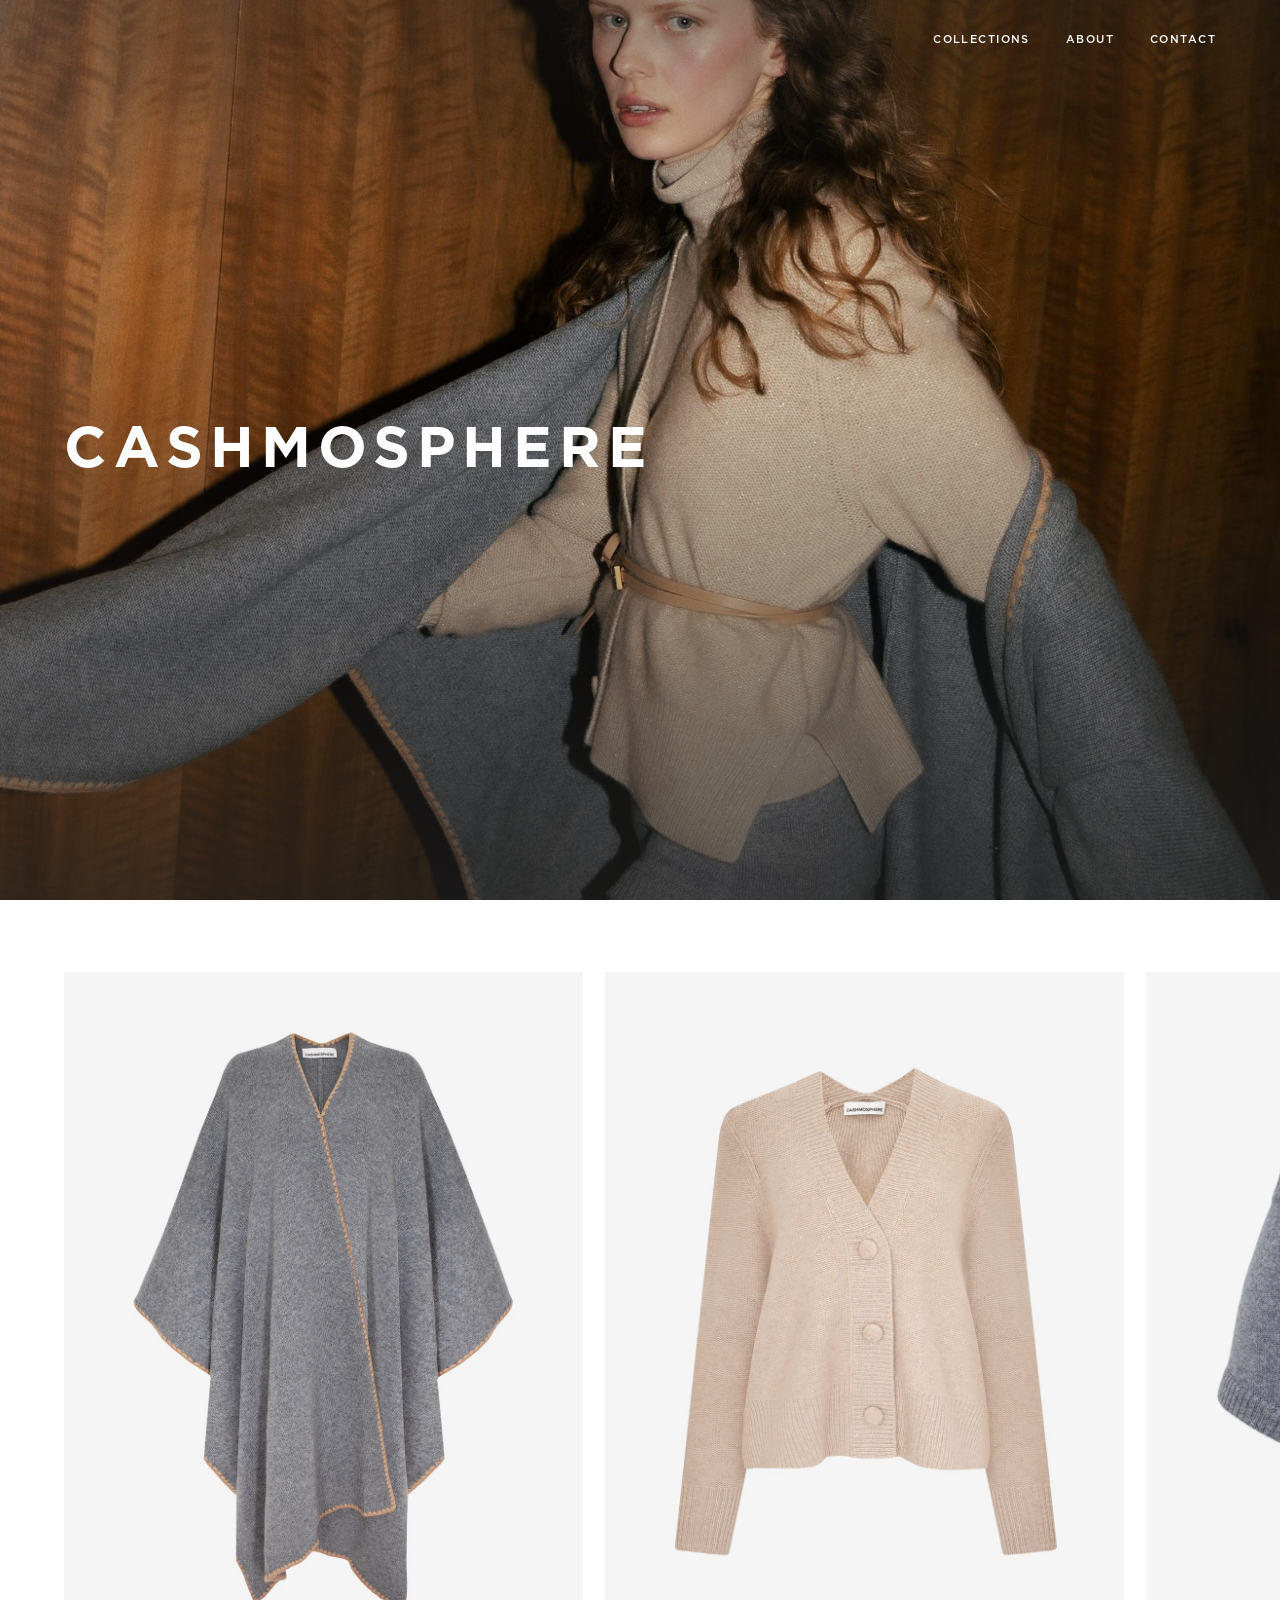
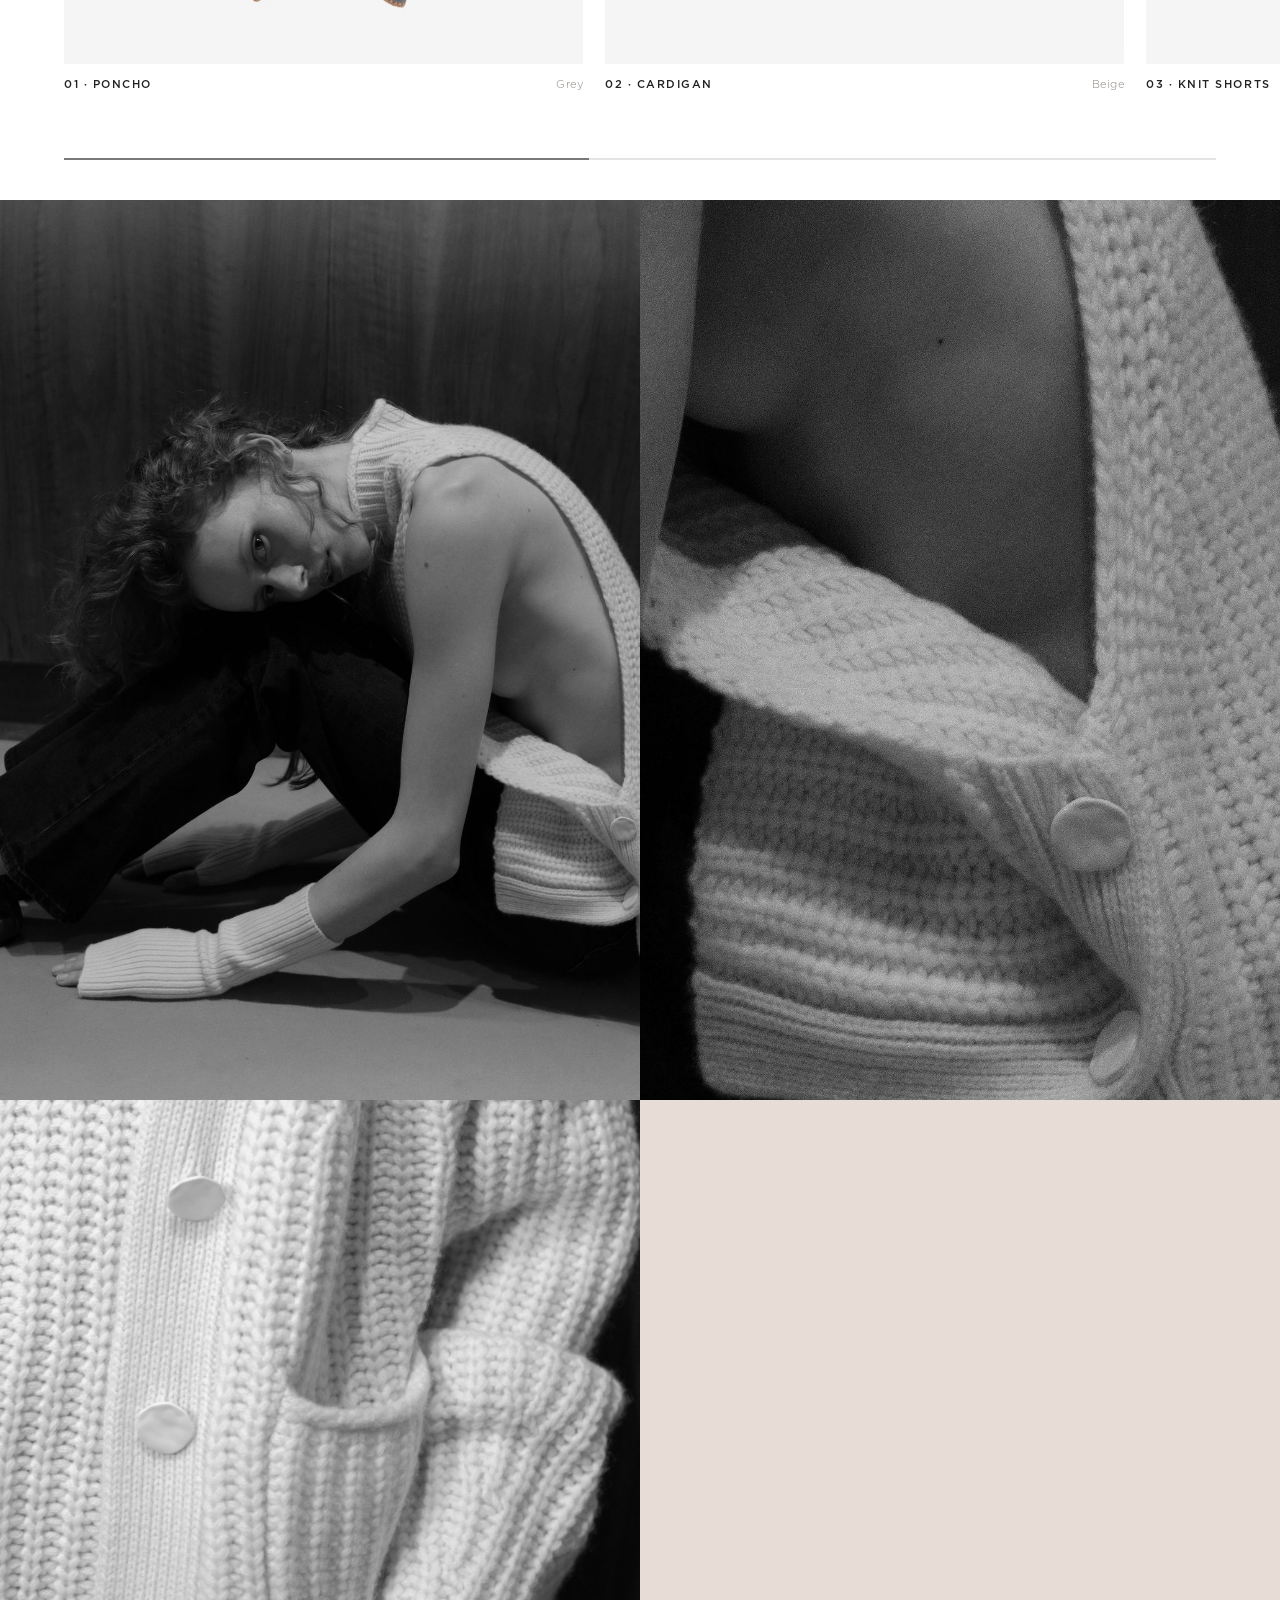
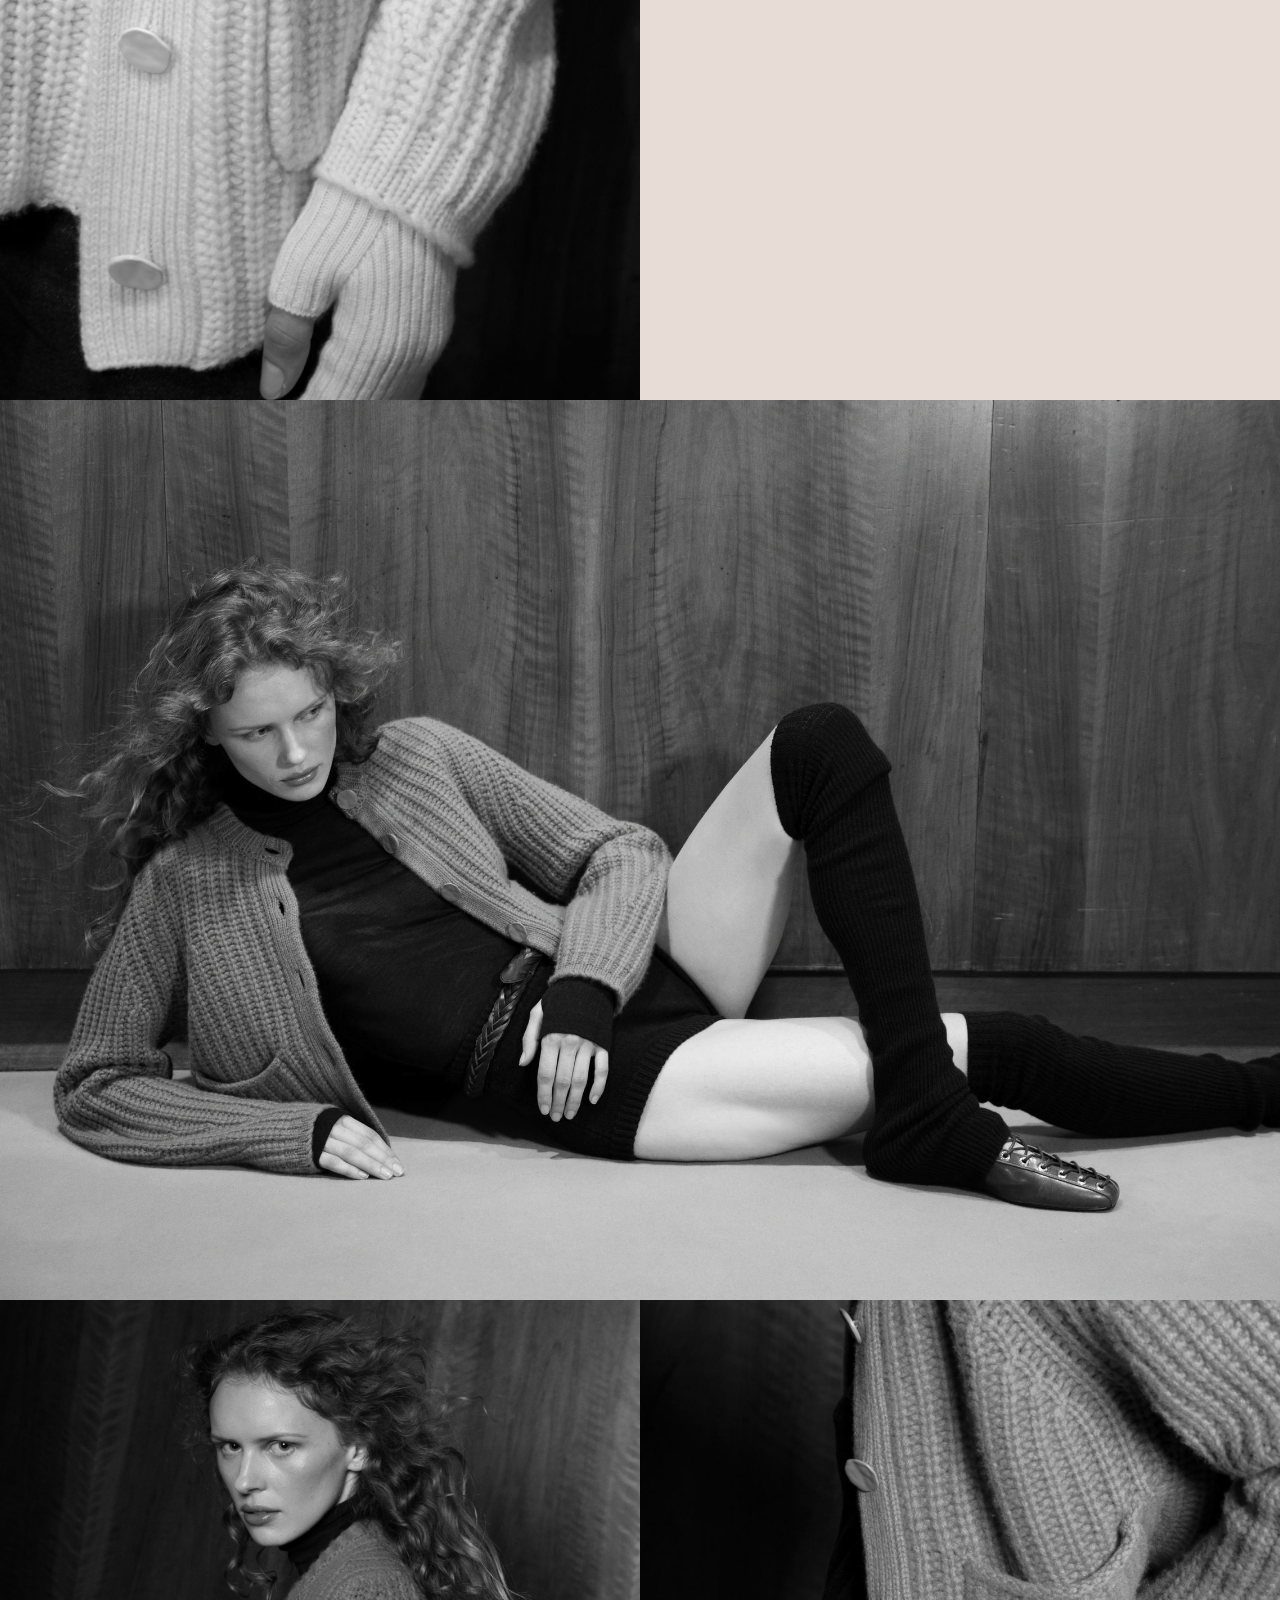
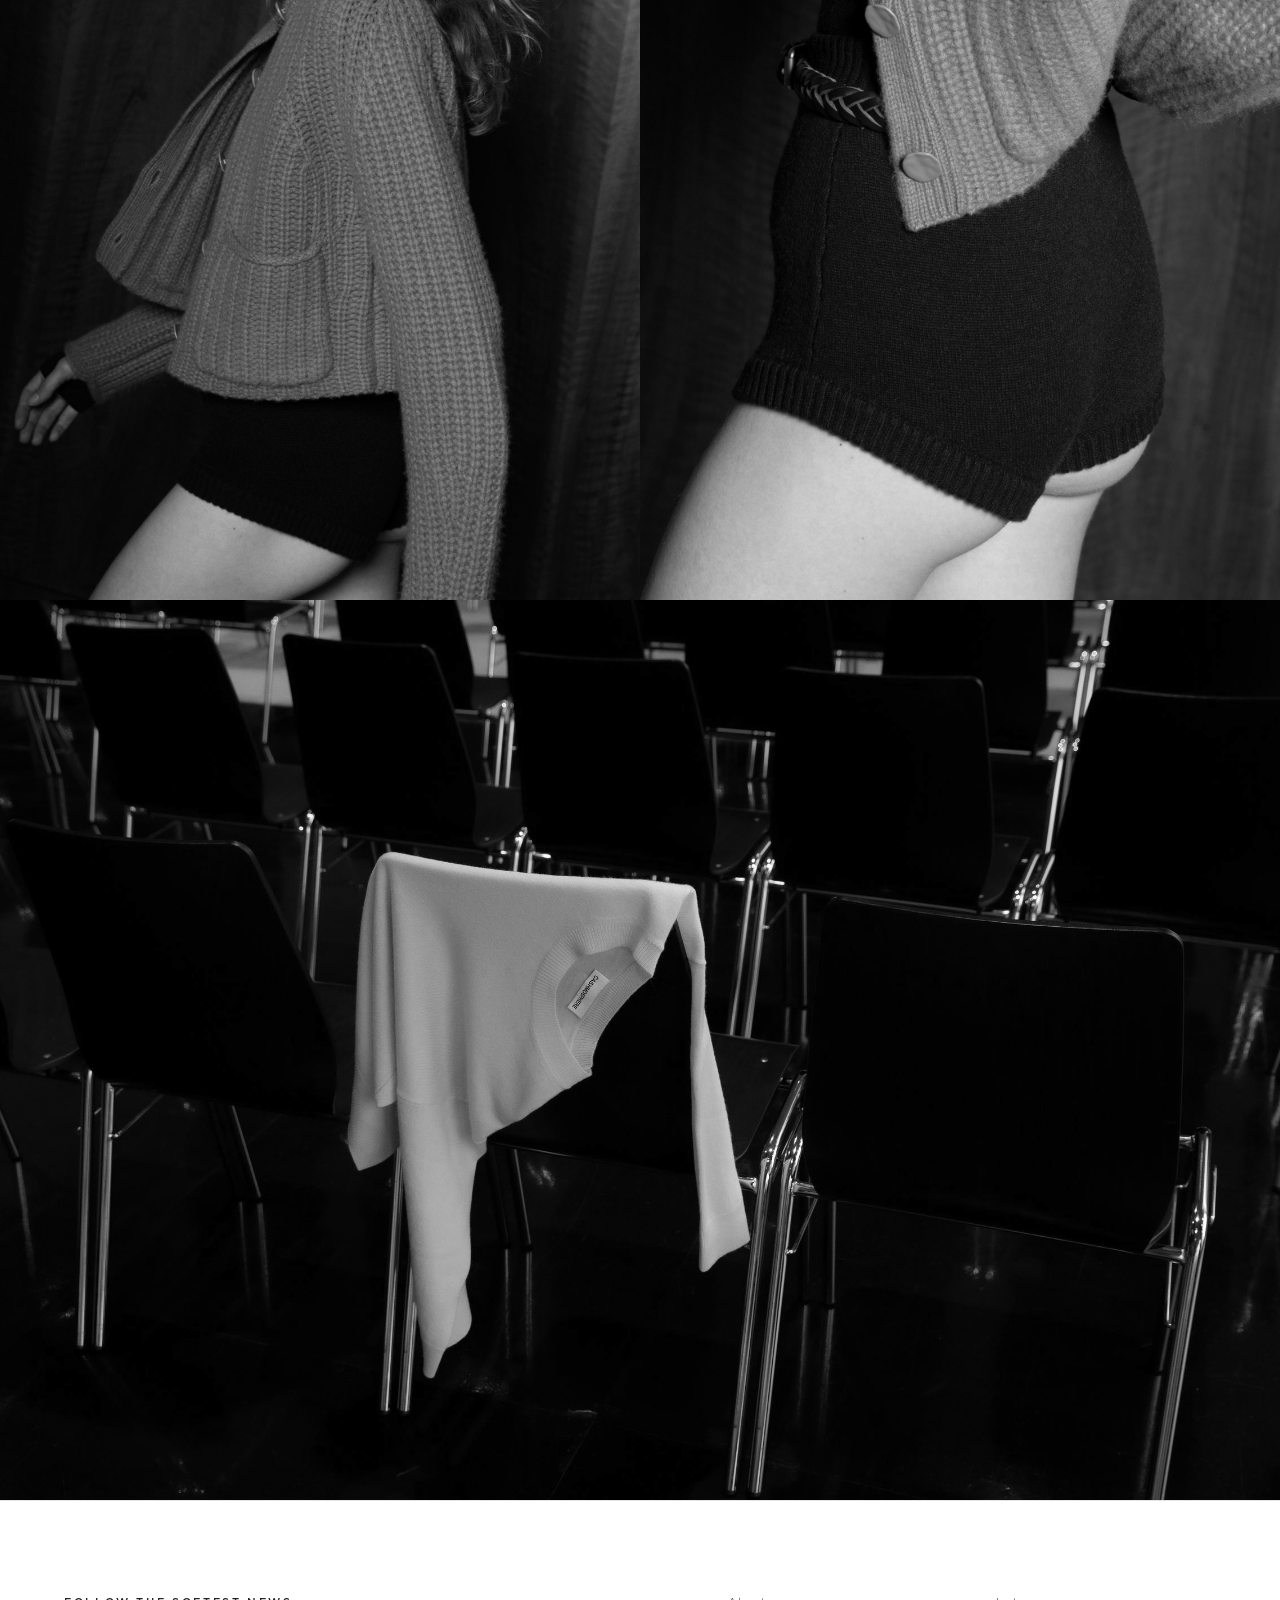
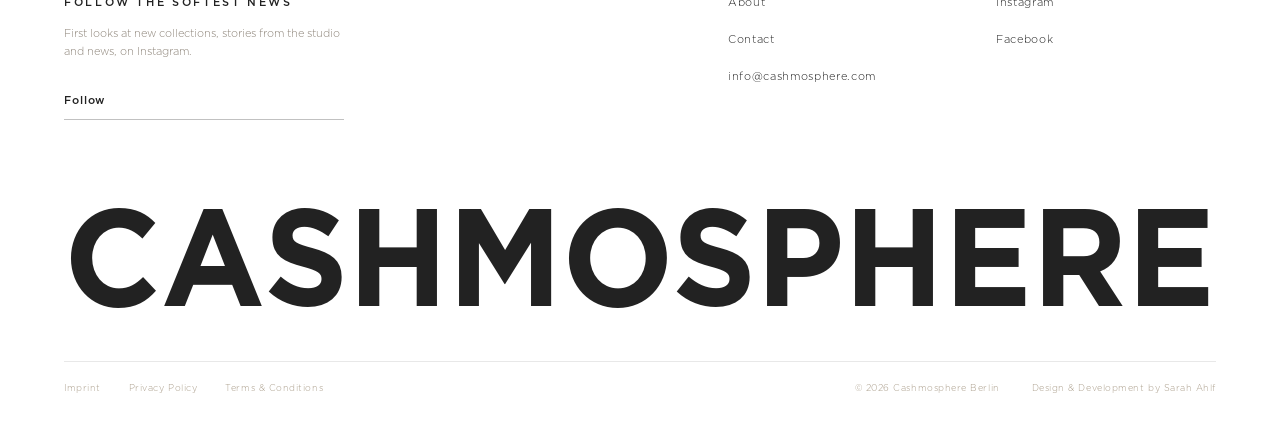
<file: index.html>
<!DOCTYPE html>
<html lang="en">
<head>
  <meta charset="UTF-8">
  <meta name="viewport" content="width=device-width, initial-scale=1.0">
  <title>CASHMOSPHERE — Cashmere Collections, Berlin</title>
  <meta name="description" content="CASHMOSPHERE: premium cashmere womenswear from Berlin, represented in New York, Milan and London. Discover the AW26 and SS27 collections.">
  <link rel="canonical" href="https://www.cashmosphere.com/">

  <!-- Favicon -->
  <link rel="icon" type="image/png" sizes="32x32" href="assets/favicon-32.png">
  <link rel="apple-touch-icon" sizes="180x180" href="assets/apple-touch-icon.png">

  <!-- Open Graph / social preview -->
  <meta property="og:type" content="website">
  <meta property="og:site_name" content="CASHMOSPHERE">
  <meta property="og:title" content="CASHMOSPHERE — Cashmere Collections, Berlin">
  <meta property="og:description" content="CASHMOSPHERE: premium cashmere womenswear from Berlin, represented in New York, Milan and London. Discover the AW26 and SS27 collections.">
  <meta property="og:url" content="https://www.cashmosphere.com/">
  <meta property="og:image" content="https://www.cashmosphere.com/assets/og-image.jpg">
  <meta property="og:image:width" content="1200">
  <meta property="og:image:height" content="630">
  <meta property="og:locale" content="en_US">
  <meta name="twitter:card" content="summary_large_image">

  <link rel="stylesheet" href="css/style.css">
</head>
<body>

  <!-- Fixed site header — hidden initially, slides in on scroll-up -->
  <header class="site-header" id="siteHeader" aria-hidden="true">
    <a class="site-header__logo-link" href="index.html" aria-label="Cashmosphere home"><img class="site-header__logo" src="assets/logo-white.png" alt="Cashmosphere"></a>
    <nav class="site-header__nav">
      <div class="cm-nav-dropdown">
        <a class="cm-nl" style="color:#fff" href="collection-aw26.html">Collections</a>
        <div class="cm-mega-menu">
          <div class="cm-mega-menu__topbar">
            <a href="index.html"><img src="assets/logo.png" alt="Cashmosphere"></a>
            <nav>
              <a href="collection-aw26.html" class="cm-nl is-active">Collections</a>
              <a href="about.html" class="cm-nl">About</a>
              <a href="contact.html" class="cm-nl">Contact</a>
            </nav>
          </div>
          <div class="cm-mega-menu__body">
            <div class="cm-mega-menu__list">
              <a href="collection-aw26.html">AW26</a>
              <a href="collection-ss27.html">SS27</a>
            </div>
            <div class="cm-mega-menu__previews">
              <a class="cm-mega-menu__preview" href="collection-aw26.html">
                <div class="cm-mega-menu__img"><img loading="lazy" decoding="async" src="assets/imagery/cm-hero.jpg" alt="AW26"></div>
                <span>AW26</span>
              </a>
              <a class="cm-mega-menu__preview" href="collection-ss27.html">
                <div class="cm-mega-menu__img"><img loading="lazy" decoding="async" src="assets/imagery/cm-ss27-04.jpg" alt="SS27"></div>
                <span>SS27</span>
              </a>
            </div>
          </div>
        </div>
      </div>
      <a class="cm-nl" style="color:#fff" href="about.html">About</a>
      <a class="cm-nl" style="color:#fff" href="contact.html">Contact</a>
    </nav>
    <button class="site-header__hamburger" id="siteHamburger" aria-label="Menu" aria-expanded="false">
      <span></span><span></span><span></span>
    </button>
  </header>

  <!-- Mobile menu overlay (body level, outside the hero stacking context) -->
  <div class="cm-menu" id="cmMenu" role="dialog" aria-modal="true" aria-label="Menu" aria-hidden="true" inert>
    <div class="cm-menu__top">
      <a class="cm-menu__logo" href="index.html"><img src="assets/logo.png" alt="Cashmosphere"></a>
      <button class="cm-menu__close" type="button" aria-label="Close menu"><span></span><span></span></button>
    </div>
    <div class="cm-menu__viewport">
      <div class="cm-menu__track">
        <div class="cm-menu__panel" data-panel="main">
          <ul class="cm-menu__list">
            <li><button class="cm-menu__item" type="button" data-open="collections" aria-expanded="false" aria-controls="cmMenuCollections">Collections <svg class="cm-menu__chev" viewBox="0 0 8 14" aria-hidden="true"><path d="M1 1l6 6-6 6" fill="none" stroke="currentColor" stroke-width="1.2"/></svg></button></li>
            <li><a class="cm-menu__item" href="about.html">About</a></li>
            <li><a class="cm-menu__item" href="contact.html">Contact</a></li>
          </ul>
        </div>
        <div class="cm-menu__panel" data-panel="collections" id="cmMenuCollections" inert>
          <button class="cm-menu__item cm-menu__back" type="button"><svg class="cm-menu__chev" viewBox="0 0 8 14" aria-hidden="true"><path d="M1 1l6 6-6 6" fill="none" stroke="currentColor" stroke-width="1.2"/></svg> Collections</button>
          <ul class="cm-menu__list">
            <li><a class="cm-menu__item" href="collection-aw26.html">AW26</a></li>
            <li><a class="cm-menu__item" href="collection-ss27.html">SS27</a></li>
          </ul>
        </div>
      </div>
    </div>
  </div>

  <!-- ============================================================
       1 · HERO (100vh)
       ============================================================ -->
  <section class="hero">
    <img fetchpriority="high"
      class="hero__img"
      src="assets/imagery/cm-hero.jpg"
      alt="Cashmosphere HW Campaign"
    >
    <div class="cm-grain"></div>
    <div class="hero__scrim"></div>
    <a class="cm-cover-link" href="collection-aw26.html" aria-label="Explore the AW26 collection"></a>

    <header class="hero__header">
      <a class="hero__logo-link" href="index.html" aria-label="Cashmosphere home"><img class="hero__logo" src="assets/logo-white.png" alt="Cashmosphere"></a>
      <nav class="hero__nav">
        <div class="cm-nav-dropdown">
          <a class="cm-nl" style="color:#fff" href="collection-aw26.html">Collections</a>
          <div class="cm-mega-menu">
            <div class="cm-mega-menu__topbar">
              <a href="index.html"><img src="assets/logo.png" alt="Cashmosphere"></a>
              <nav>
                <a href="collection-aw26.html" class="cm-nl is-active">Collections</a>
                <a href="about.html" class="cm-nl">About</a>
                <a href="contact.html" class="cm-nl">Contact</a>
              </nav>
            </div>
            <div class="cm-mega-menu__body">
              <div class="cm-mega-menu__list">
              <a href="collection-aw26.html">AW26</a>
                <a href="collection-ss27.html">SS27</a>
              </div>
              <div class="cm-mega-menu__previews">
                <a class="cm-mega-menu__preview" href="collection-aw26.html">
                  <div class="cm-mega-menu__img"><img loading="lazy" decoding="async" src="assets/imagery/cm-hero.jpg" alt="AW26"></div>
                  <span>AW26</span>
                </a>
                <a class="cm-mega-menu__preview" href="collection-ss27.html">
                  <div class="cm-mega-menu__img"><img loading="lazy" decoding="async" src="assets/imagery/cm-ss27-04.jpg" alt="SS27"></div>
                  <span>SS27</span>
                </a>
              </div>
            </div>
          </div>
        </div>
        <a class="cm-nl" style="color:#fff" href="about.html">About</a>
        <a class="cm-nl" style="color:#fff" href="contact.html">Contact</a>
      </nav>
      <button class="hero__hamburger" id="hamburger" aria-label="Menu" aria-expanded="false">
        <span></span><span></span><span></span>
      </button>
    </header>

    <!-- SVG wordmark — animates to nav logo on scroll -->
    <div class="hero__wordmark" id="heroWordmark" aria-hidden="true">CASHMOSPHERE</div>



  </section>


  <!-- ============================================================
       2 · PRODUCT ROW — Freisteller (5-across)
       ============================================================ -->
  <section id="product-row" class="lookbook">
    <div class="lookbook__track" id="lookbookTrack">

      <figure class="lookbook__card">
        <div class="lookbook__card-img-wrap cm-reveal">
          <img class="cm-reveal__photo" loading="lazy" decoding="async" src="assets/imagery/cm-product-1.jpg" alt="Cashmosphere Poncho in Grey">
        </div>
        <figcaption class="lookbook__caption">
          <span class="lookbook__caption-name"><span class="lookbook__caption-full">01 · Poncho</span><span class="lookbook__caption-short">01 PONCHO</span></span>
          <span class="lookbook__caption-color">Grey</span>
        </figcaption>
      <a class="cm-cover-link" href="collection-aw26.html" aria-label="Cashmosphere Poncho in Grey, explore the AW26 collection"></a>
      </figure>

      <figure class="lookbook__card">
        <div class="lookbook__card-img-wrap cm-reveal">
          <img class="cm-reveal__photo" loading="lazy" decoding="async" src="assets/imagery/cm-product-2.jpg" alt="Cashmosphere Cardigan in Beige">
        </div>
        <figcaption class="lookbook__caption">
          <span class="lookbook__caption-name"><span class="lookbook__caption-full">02 · Cardigan</span><span class="lookbook__caption-short">02 CARDIGAN</span></span>
          <span class="lookbook__caption-color">Beige</span>
        </figcaption>
      <a class="cm-cover-link" href="collection-aw26.html" aria-label="Cashmosphere Cardigan in Beige, explore the AW26 collection"></a>
      </figure>

      <figure class="lookbook__card">
        <div class="lookbook__card-img-wrap cm-reveal">
          <img class="cm-reveal__photo" loading="lazy" decoding="async" src="assets/imagery/cm-product-3.jpg" alt="Cashmosphere Knit Shorts in Grey">
        </div>
        <figcaption class="lookbook__caption">
          <span class="lookbook__caption-name"><span class="lookbook__caption-full">03 · Knit Shorts</span><span class="lookbook__caption-short">03 SHORTS</span></span>
          <span class="lookbook__caption-color">Grey</span>
        </figcaption>
      <a class="cm-cover-link" href="collection-aw26.html" aria-label="Cashmosphere Knit Shorts in Grey, explore the AW26 collection"></a>
      </figure>

      <figure class="lookbook__card">
        <div class="lookbook__card-img-wrap cm-reveal">
          <img class="cm-reveal__photo" loading="lazy" decoding="async" src="assets/imagery/cm-product-4.jpg" alt="Cashmosphere Turtleneck in Cream">
        </div>
        <figcaption class="lookbook__caption">
          <span class="lookbook__caption-name"><span class="lookbook__caption-full">04 · Turtleneck</span><span class="lookbook__caption-short">04 TURTLENECK</span></span>
          <span class="lookbook__caption-color">Cream</span>
        </figcaption>
      <a class="cm-cover-link" href="collection-aw26.html" aria-label="Cashmosphere Turtleneck in Cream, explore the AW26 collection"></a>
      </figure>

      <figure class="lookbook__card">
        <div class="lookbook__card-img-wrap cm-reveal">
          <img class="cm-reveal__photo" loading="lazy" decoding="async" src="assets/imagery/cm-product-5.jpg" alt="Cashmosphere Polo Sweater in Grey">
        </div>
        <figcaption class="lookbook__caption">
          <span class="lookbook__caption-name"><span class="lookbook__caption-full">05 · Polo Sweater</span><span class="lookbook__caption-short">05 POLO</span></span>
          <span class="lookbook__caption-color">Grey</span>
        </figcaption>
      <a class="cm-cover-link" href="collection-aw26.html" aria-label="Cashmosphere Polo Sweater in Grey, explore the AW26 collection"></a>
      </figure>

    </div>

    <div class="lookbook__progress">
      <div class="lookbook__thumb" id="lookbookThumb"></div>
    </div>
  </section>


  <!-- ============================================================
       3 · SPLIT SCREEN A — bent pose + b/w knit macro (100vh)
       ============================================================ -->
  <section class="split">
    <div class="split__tile cm-reveal">
      <img class="cm-reveal__photo" loading="lazy" decoding="async" src="assets/imagery/cm-split-2a.jpg" alt="">
      <img class="cm-reveal__logo" src="assets/logo-white.png" alt="" loading="lazy" decoding="async">
      <a class="cm-cover-link" href="collection-aw26.html" aria-label="Explore the AW26 collection"></a>
    </div>
    <div class="split__tile cm-reveal">
      <img class="cm-reveal__photo" loading="lazy" decoding="async" src="assets/imagery/cm-split-2b-bw.jpg" alt="">
      <img class="cm-reveal__logo" src="assets/logo-white.png" alt="" loading="lazy" decoding="async">
      <a class="cm-cover-link" href="collection-aw26.html" aria-label="Explore the AW26 collection"></a>
    </div>
  </section>


  <!-- ============================================================
       4 · SPLIT SCREEN B — still life + side profile (100vh)
       ============================================================ -->
  <section class="split">
    <div class="split__tile cm-reveal">
      <img class="cm-reveal__photo cm-bw" loading="lazy" decoding="async" src="assets/imagery/cm-split-2a-alt.jpg" alt="">
      <img class="cm-reveal__logo" src="assets/logo-white.png" alt="" loading="lazy" decoding="async">
      <a class="cm-cover-link" href="collection-aw26.html" aria-label="Explore the AW26 collection"></a>
    </div>
    <div class="split__tile cm-reveal">
      <img class="cm-reveal__photo" loading="lazy" decoding="async" src="assets/imagery/cm-split-3b.jpg" alt="">
      <img class="cm-reveal__logo" src="assets/logo-white.png" alt="" loading="lazy" decoding="async">
      <a class="cm-cover-link" href="collection-aw26.html" aria-label="Explore the AW26 collection"></a>
    </div>
  </section>


  <!-- ============================================================
       5 · FULLSCREEN BANNER — lounge (100vh)
       ============================================================ -->
  <section class="banner cm-reveal">
    <img loading="lazy" decoding="async"
      class="banner__img cm-reveal__photo"
      src="assets/imagery/cm-lounge.jpg"
      alt=""
      style="object-position: 50% 35%"
    >
    <div class="cm-grain"></div>
    <img class="cm-reveal__logo" src="assets/logo-white.png" alt="" loading="lazy" decoding="async">
    <a class="cm-cover-link" href="collection-aw26.html" aria-label="Explore the AW26 collection"></a>
  </section>


  <!-- ============================================================
       6 · SPLIT SCREEN C — blue cardigan, full + detail (100vh)
       ============================================================ -->
  <section id="split1" class="split">
    <div class="split__tile cm-reveal">
      <img class="cm-reveal__photo" loading="lazy" decoding="async" src="assets/imagery/cm-split-1a.jpg" alt="">
      <img class="cm-reveal__logo" src="assets/logo-white.png" alt="" loading="lazy" decoding="async">
      <a class="cm-cover-link" href="collection-aw26.html" aria-label="Explore the AW26 collection"></a>
    </div>
    <div class="split__tile cm-reveal">
      <img class="cm-reveal__photo" loading="lazy" decoding="async"
        src="assets/imagery/cm-split-1b.jpg"
        alt=""
        style="object-position: 50% 50%"
      >
      <img class="cm-reveal__logo" src="assets/logo-white.png" alt="" loading="lazy" decoding="async">
      <a class="cm-cover-link" href="collection-aw26.html" aria-label="Explore the AW26 collection"></a>
    </div>
  </section>


  <!-- ============================================================
       7 · FULLSCREEN BANNER — closing image (100vh)
       ============================================================ -->
  <section class="banner cm-reveal">
    <img loading="lazy" decoding="async"
      class="banner__img cm-reveal__photo"
      src="assets/imagery/cm-atelier-banner.jpg"
      alt=""
      style="object-position: 50% 28%"
    >
    <div class="cm-grain"></div>
    <img class="cm-reveal__logo" src="assets/logo-white.png" alt="" loading="lazy" decoding="async">
    <a class="cm-cover-link" href="collection-aw26.html" aria-label="Explore the AW26 collection"></a>
  </section>




  <!-- ============================================================
       8 · FOOTER
       ============================================================ -->
  <footer id="footer" class="footer">
    <div class="footer__grid">

      <!-- Newsletter -->
      <div class="footer__newsletter">
        <h3 class="footer__newsletter-heading">Follow the softest news</h3>
        <p class="footer__newsletter-body">
          First looks at new collections, stories from the studio and news, on Instagram.
        </p>
        <a class="footer__form footer__form--ig" href="https://www.instagram.com/cashmosphere__/" target="_blank" rel="noopener" aria-label="Follow Cashmosphere on Instagram">
          <span class="footer__input">@cashmosphere__</span>
          <span class="footer__submit">Follow</span>
        </a>
      </div>

      <!-- Nav col 1 -->
      <nav class="footer__nav" aria-label="Footer navigation">
        <a class="cm-fl" href="about.html">About</a>
        <a class="cm-fl" href="contact.html">Contact</a>
        <a class="cm-fl" href="mailto:info@cashmosphere.com">info@cashmosphere.com</a>
      </nav>

      <!-- Nav col 2 -->
      <nav class="footer__nav" aria-label="Social media">
        <a class="cm-fl" href="https://www.instagram.com/cashmosphere__/" target="_blank" rel="noopener">Instagram</a>
        <a class="cm-fl" href="https://www.facebook.com/cashmosphere" target="_blank" rel="noopener">Facebook</a>
      </nav>

    </div>

    <!-- Full-width wordmark -->
    <svg
      class="footer__wordmark"
      viewBox="0 0 1000 108"
      preserveAspectRatio="xMinYMid meet"
      aria-hidden="true"
    >
      <text
        x="0" y="92"
        textLength="1000"
        lengthAdjust="spacingAndGlyphs"
        style="font-family:'Gotham','Century Gothic',Arial,sans-serif;font-weight:700;font-size:120px;fill:#222"
      >CASHMOSPHERE</text>
    </svg>

    <!-- Legal row -->
    <div class="footer__legal">
      <nav class="footer__legal-nav" aria-label="Legal">
        <a class="cm-fl footer__legal-link" href="imprint.html">Imprint</a>
        <a class="cm-fl footer__legal-link" href="privacy.html">Privacy Policy</a>
        <a class="cm-fl footer__legal-link" href="terms.html">Terms &amp; Conditions</a>
      </nav>
      <span class="footer__copyright">© 2026 Cashmosphere Berlin<span class="footer__credit">Design &amp; Development by Sarah Ahlf</span></span>
    </div>
  </footer>


  <!-- ============================================================
       JS — Wordmark intro + fixed site-header on scroll-up
       ============================================================ -->
  <script>
    (function () {
      const wordmark   = document.getElementById('heroWordmark');
      const logo       = document.querySelector('.hero__logo');
      const siteHeader = document.getElementById('siteHeader');
      const mobileMQ   = window.matchMedia('(max-width: 768px)');
      const reduceMQ   = window.matchMedia('(prefers-reduced-motion: reduce)');

      const ANIM_END = 300;

      let deltaY      = 0;
      let targetScale = 0;
      let measured    = false;
      let lastScrollY = window.scrollY;

      function easeInOut(t) {
        return t < 0.5 ? 2 * t * t : -1 + (4 - 2 * t) * t;
      }

      function measure() {
        if (!wordmark || !logo) return;
        /* Measure the wordmark in its start position — if the page is
           already scrolled (e.g. after a window resize), the live
           transform would otherwise skew the target and the wordmark
           would stop short of the nav logo. */
        const prevTransform = wordmark.style.transform;
        wordmark.style.transform = '';
        const logoR = logo.getBoundingClientRect();
        const wmR   = wordmark.getBoundingClientRect();
        wordmark.style.transform = prevTransform;
        wordmark.style.left = logoR.left + 'px';
        deltaY      = (wmR.top  + wmR.height  / 2) - (logoR.top + logoR.height / 2);
        targetScale = logoR.height / wmR.height;
        measured    = true;
      }

      /* On mobile there is no wordmark intro and no scroll-reveal header —
         the single stable header (site-header) is forced visible via CSS.
         Skip all of the related measurement/scroll work entirely rather
         than fighting the CSS with leftover inline styles. */
      function applyMobileState() {
        if (wordmark) wordmark.style.transform = '';
        if (wordmark) wordmark.style.opacity   = '';
        if (logo)     logo.style.opacity       = '';
        if (siteHeader) {
          siteHeader.classList.add('site-header--visible');
          siteHeader.setAttribute('aria-hidden', 'false');
        }
      }

      function runUpdate() {
        if (mobileMQ.matches) {
          /* Mobile: no wordmark intro; header hides on scroll-down and
             returns on scroll-up (always visible at the very top) */
          if (wordmark) wordmark.style.transform = '';
          if (wordmark) wordmark.style.opacity   = '';
          if (logo)     logo.style.opacity       = '';
          if (siteHeader && !document.body.classList.contains('nav-open')) {
            const y = window.scrollY;
            if (y <= siteHeader.offsetHeight || y < lastScrollY - 5) {
              siteHeader.classList.add('site-header--visible');
              siteHeader.setAttribute('aria-hidden', 'false');
              lastScrollY = y;
            } else if (y > lastScrollY + 5) {
              siteHeader.classList.remove('site-header--visible');
              siteHeader.setAttribute('aria-hidden', 'true');
              lastScrollY = y;
            }
          }
          return;
        }

        const scrollY = window.scrollY;

        /* ── 1 · Wordmark intro (desktop/tablet only) ── */
        if (wordmark && logo && reduceMQ.matches) {
          /* Reduced motion: no travelling wordmark — the logo simply
             sits in the nav from the start */
          wordmark.style.transform = '';
          wordmark.style.opacity   = '0';
          logo.style.opacity       = '1';
        } else if (wordmark && logo) {
          if (!measured) measure();

          const raw      = Math.min(1, scrollY / ANIM_END);
          const progress = easeInOut(raw);

          const ty    = -deltaY * progress;
          const scale = 1 + (targetScale - 1) * progress;
          wordmark.style.transform =
            'translateY(calc(-50% + ' + ty + 'px)) scale(' + scale + ')';

          /* Stay fully visible during travel; cross-fade only in last 15 % */
          if (raw < 0.85) {
            wordmark.style.opacity = '1';
            logo.style.opacity     = '0';
          } else {
            const t = (raw - 0.85) / 0.15;
            wordmark.style.opacity = String(Math.max(0, 1 - t));
            logo.style.opacity     = String(Math.min(1, t));
          }
        }

        /* ── 2 · Fixed site-header: show on scroll-up past hero ── */
        if (siteHeader) {
          const revealAt = window.innerHeight * 0.5;
          if (scrollY < revealAt) {
            siteHeader.classList.remove('site-header--visible');
            siteHeader.setAttribute('aria-hidden', 'true');
          } else if (scrollY < lastScrollY - 5) {
            siteHeader.classList.add('site-header--visible');
            siteHeader.setAttribute('aria-hidden', 'false');
          } else if (scrollY > lastScrollY + 5) {
            siteHeader.classList.remove('site-header--visible');
            siteHeader.setAttribute('aria-hidden', 'true');
          }
        }

        lastScrollY = scrollY;
      }

      window.addEventListener('scroll', runUpdate, { passive: true });
      window.addEventListener('resize', function () { measured = false; runUpdate(); });
      if (mobileMQ.addEventListener) {
        mobileMQ.addEventListener('change', function () { measured = false; runUpdate(); });
      }
      runUpdate();
      /* Re-measure once the web font is in — its metrics define the
         wordmark size */
      if (document.fonts && document.fonts.ready) {
        document.fonts.ready.then(function () { measured = false; runUpdate(); });
      }
      /* Back/forward navigation (Safari/Firefox restore the page from
         cache at the old scroll position without a scroll event) */
      window.addEventListener('pageshow', function () { measured = false; runUpdate(); });
      if (reduceMQ.addEventListener) {
        reduceMQ.addEventListener('change', function () { measured = false; runUpdate(); });
      }
    })();
  </script>

  <!-- ============================================================
       JS — Hamburger nav
       ============================================================ -->
  <script>
    (function () {
      var menu = document.getElementById('cmMenu');
      if (!menu) return;
      var burgers  = ['hamburger', 'siteHamburger'].map(function (id) { return document.getElementById(id); }).filter(Boolean);
      var closeBtn = menu.querySelector('.cm-menu__close');
      var main     = menu.querySelector('[data-panel="main"]');
      var sub      = menu.querySelector('[data-panel="collections"]');
      var openSub  = menu.querySelector('[data-open="collections"]');
      var back     = menu.querySelector('.cm-menu__back');
      var trigger  = null;

      function showSub(on, kb) {
        menu.classList.toggle('is-sub', on);
        openSub.setAttribute('aria-expanded', String(on));
        main.inert = on;
        sub.inert = !on;
        if (kb) (on ? back : openSub).focus({ preventScroll: true });
      }

      function setOpen(open, kb) {
        menu.classList.toggle('open', open);
        menu.classList.remove('is-sub');
        menu.setAttribute('aria-hidden', String(!open));
        menu.inert = !open;
        main.inert = false;
        sub.inert = true;
        openSub.setAttribute('aria-expanded', 'false');
        document.body.classList.toggle('nav-open', open);
        burgers.forEach(function (b) { b.setAttribute('aria-expanded', String(open)); });
        /* Move focus only for keyboard users (no focus ring on tap) */
        if (open && kb) closeBtn.focus({ preventScroll: true });
        else if (!open && kb && trigger) trigger.focus({ preventScroll: true });
      }

      burgers.forEach(function (b) {
        b.addEventListener('click', function (e) { trigger = b; setOpen(true, e.detail === 0); });
      });
      closeBtn.addEventListener('click', function (e) { setOpen(false, e.detail === 0); });
      openSub.addEventListener('click', function (e) { showSub(true, e.detail === 0); });
      back.addEventListener('click', function (e) { showSub(false, e.detail === 0); });
      menu.querySelectorAll('a').forEach(function (a) {
        a.addEventListener('click', function () { setOpen(false); });
      });
      document.addEventListener('keydown', function (e) {
        if (e.key === 'Escape' && menu.classList.contains('open')) setOpen(false, true);
      });
      var burgerMQ = window.matchMedia('(max-width: 1024px), (max-width: 1366px) and (hover: none) and (pointer: coarse)');
      burgerMQ.addEventListener('change', function (e) {
        if (!e.matches && menu.classList.contains('open')) setOpen(false);
      });
    })();
  </script>

  <!-- ============================================================
       JS — Lookbook scroll-progress bar
       ============================================================ -->
  <script>
    (function () {
      const track = document.getElementById('lookbookTrack');
      const thumb = document.getElementById('lookbookThumb');
      if (!track || !thumb) return;

      function updateThumb() {
        const max = track.scrollWidth - track.clientWidth;
        const pct = Math.min(100, (track.clientWidth / track.scrollWidth) * 100);
        const left = max > 0 ? (track.scrollLeft / max) * (100 - pct) : 0;
        thumb.style.width = pct + '%';
        thumb.style.left  = left + '%';
      }

      track.addEventListener('scroll', updateThumb, { passive: true });
      window.addEventListener('resize', updateThumb);
      updateThumb();
    })();
  </script>

  <!-- ============================================================
       JS — Touch devices: B/W -> colour + logo when an image reaches
       the centre band of the screen (desktop keeps hover)
       ============================================================ -->
  <script>
    (function () {
      if (!('IntersectionObserver' in window)) return;
      document.documentElement.classList.add('cm-io');
      var items = document.querySelectorAll('.cm-reveal, .collection-grid__item');
      var io = new IntersectionObserver(function (entries) {
        entries.forEach(function (e) {
          e.target.classList.toggle('is-focus', e.isIntersecting);
        });
      }, { rootMargin: '-35% 0px -35% 0px', threshold: 0 });
      items.forEach(function (el) { io.observe(el); });
    })();
  </script>

  <!-- ============================================================
       JS — Touch screens with the desktop nav (e.g. large touch
       displays, DevTools device mode): first tap on "Collections"
       opens the mega menu, second tap follows the link
       ============================================================ -->
  <script>
    (function () {
      var noHover = window.matchMedia('(hover: none)');
      var drops = document.querySelectorAll('.cm-nav-dropdown');
      drops.forEach(function (d) {
        var trigger = d.querySelector(':scope > .cm-nl');
        if (!trigger) return;
        var href = trigger.getAttribute('href');
        /* On touch the menu fades in under the finger, so the tap can land
           on the "Collections" link in the menu's own top bar instead of
           the trigger — treat both as the same control */
        d.addEventListener('click', function (e) {
          if (!noHover.matches || d.classList.contains('is-open')) return;
          var link = e.target.closest('a');
          if (!link) return;
          var isTrigger = link === trigger ||
            (link.closest('.cm-mega-menu__topbar') && link.getAttribute('href') === href);
          if (!isTrigger) return;
          e.preventDefault();
          drops.forEach(function (o) { o.classList.remove('is-open'); });
          d.classList.add('is-open');
        }, true);
      });
      document.addEventListener('click', function (e) {
        drops.forEach(function (d) {
          if (d.classList.contains('is-open') && !d.contains(e.target)) d.classList.remove('is-open');
        });
      });
      document.addEventListener('keydown', function (e) {
        if (e.key === 'Escape') drops.forEach(function (d) { d.classList.remove('is-open'); });
      });
    })();
  </script>

</body>
</html>
</file>
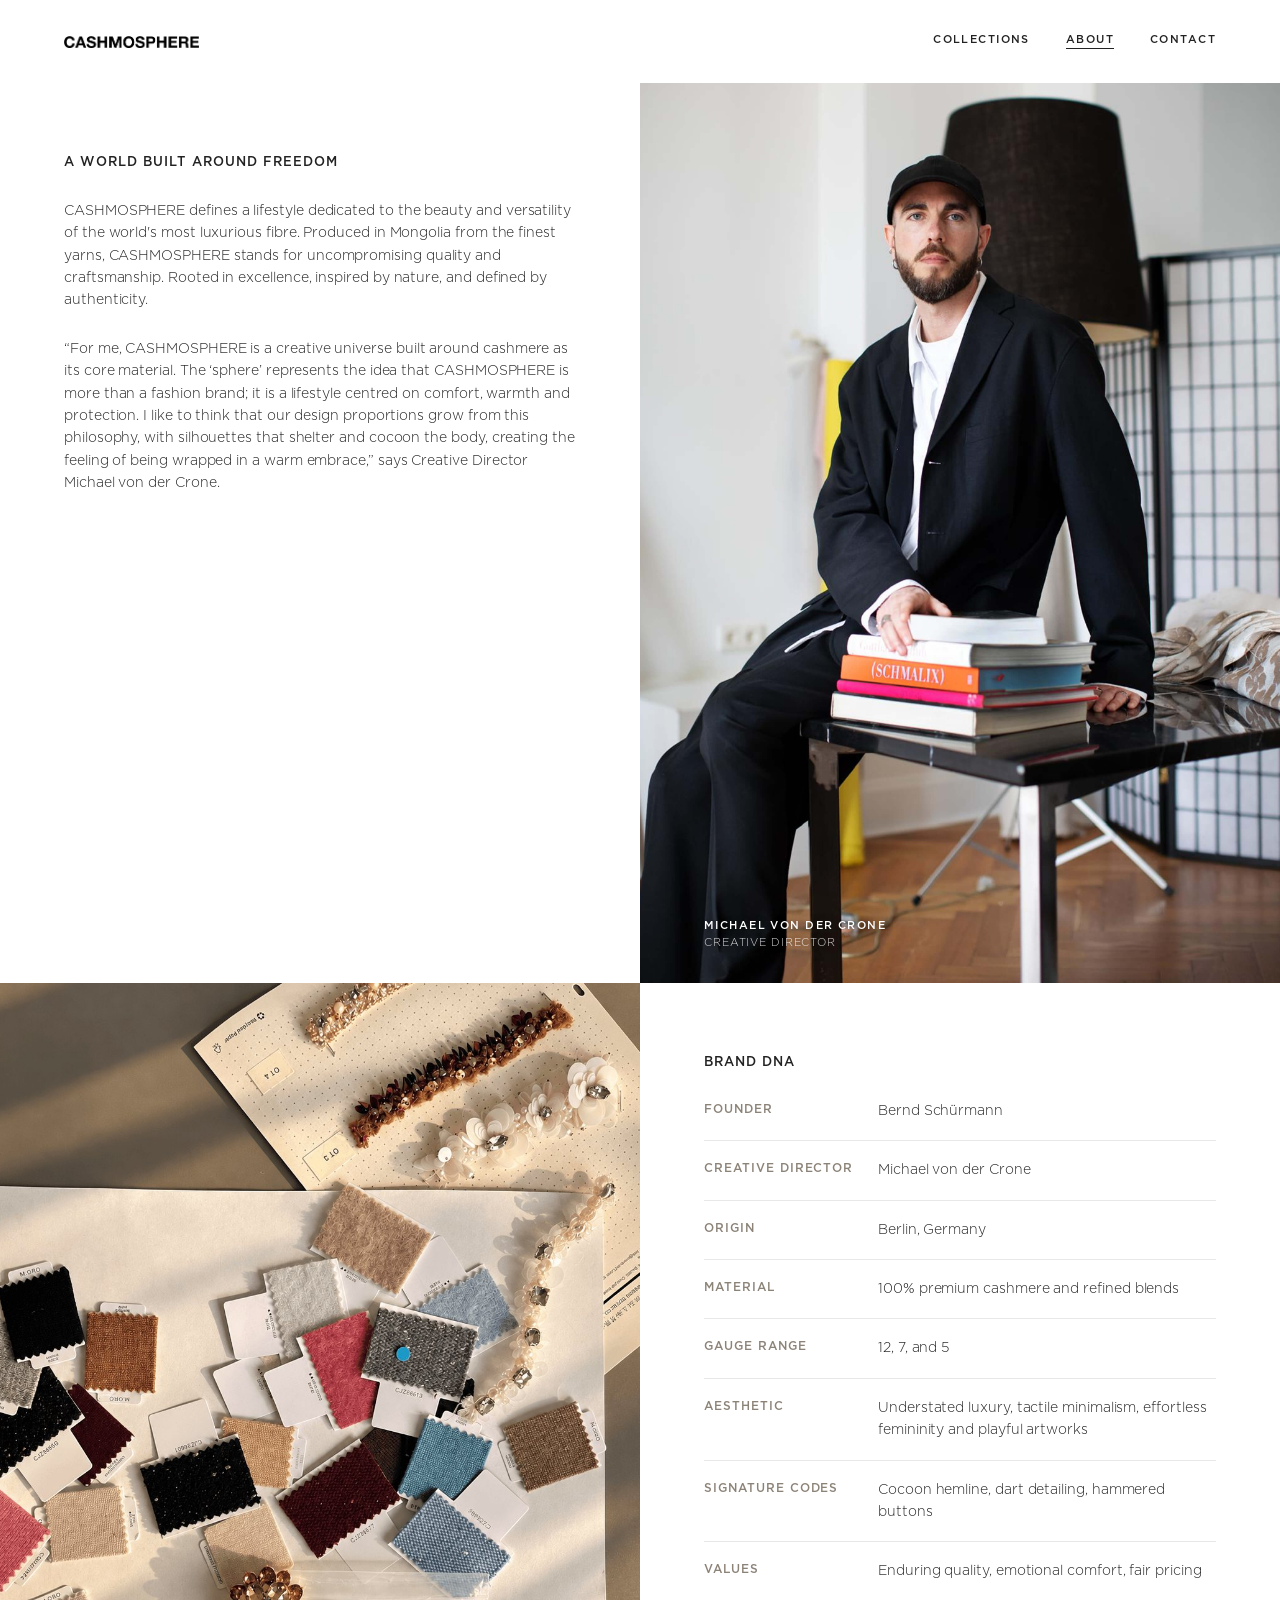
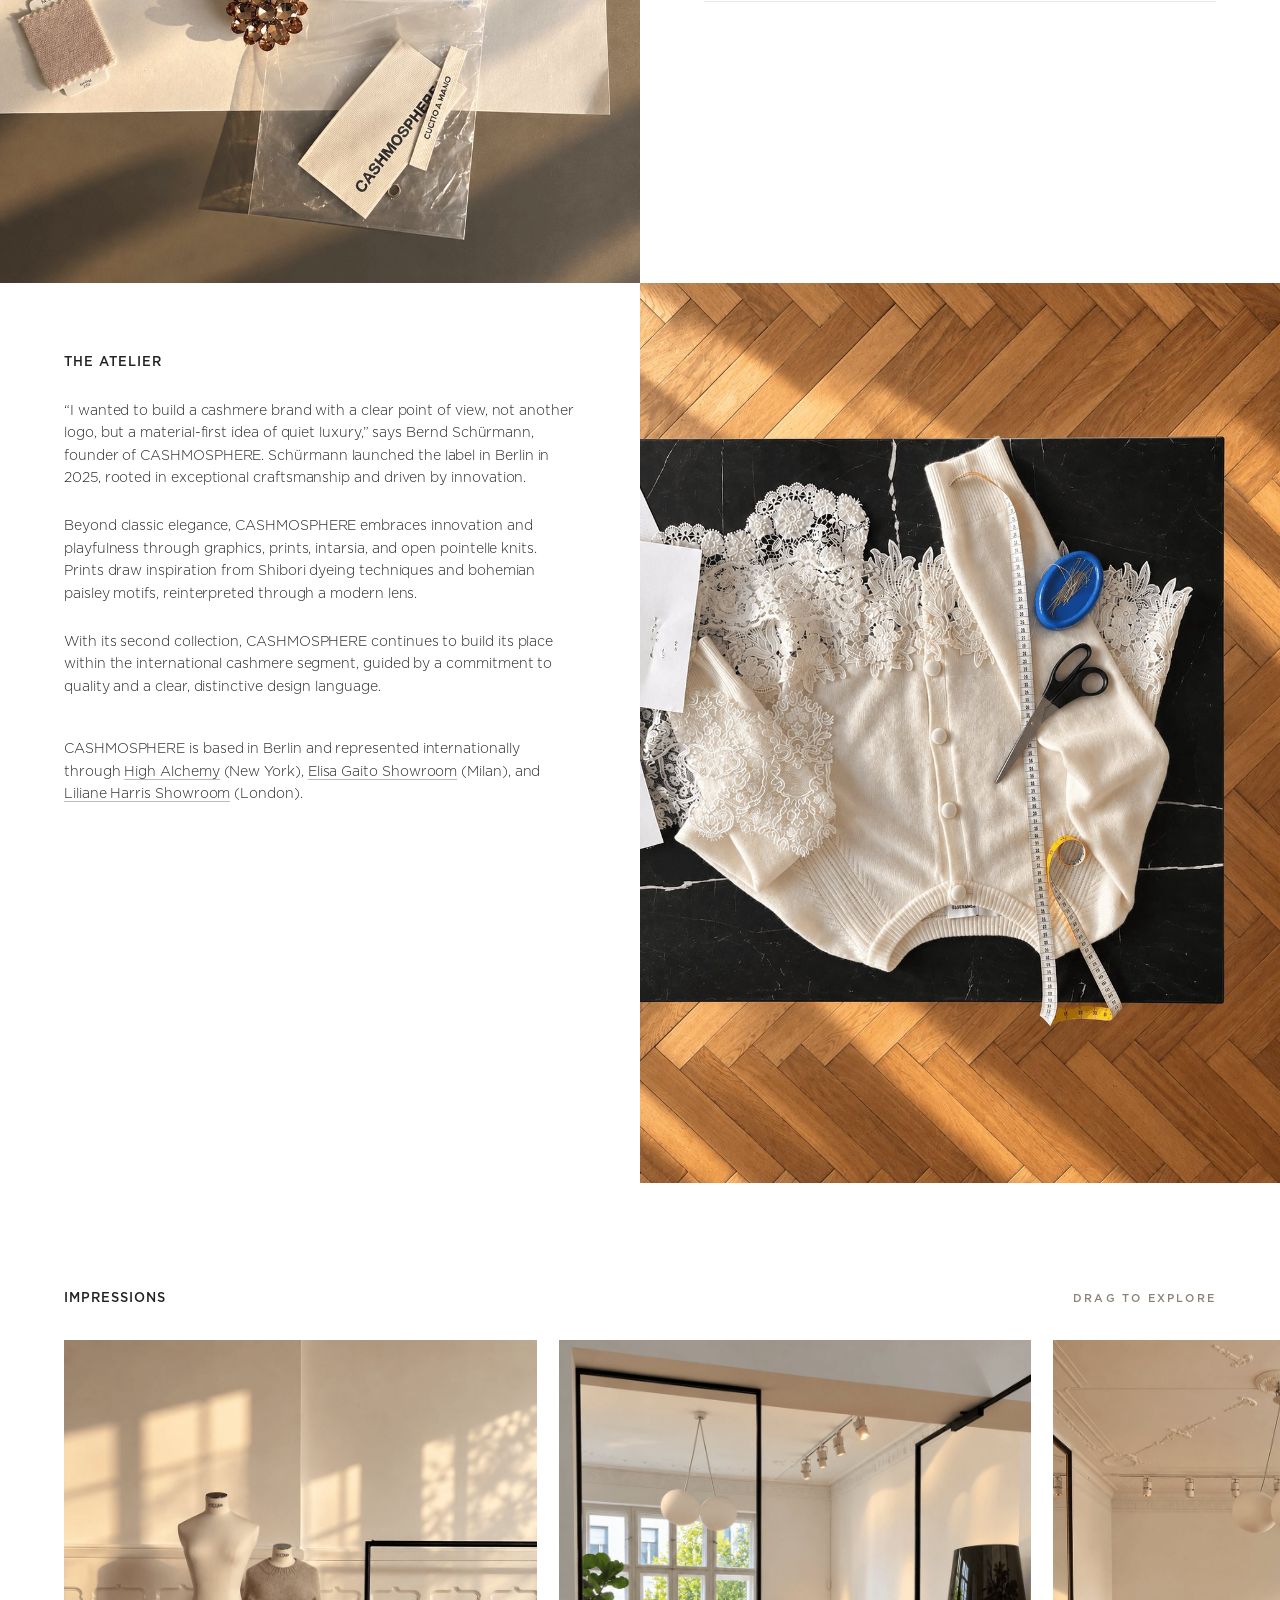
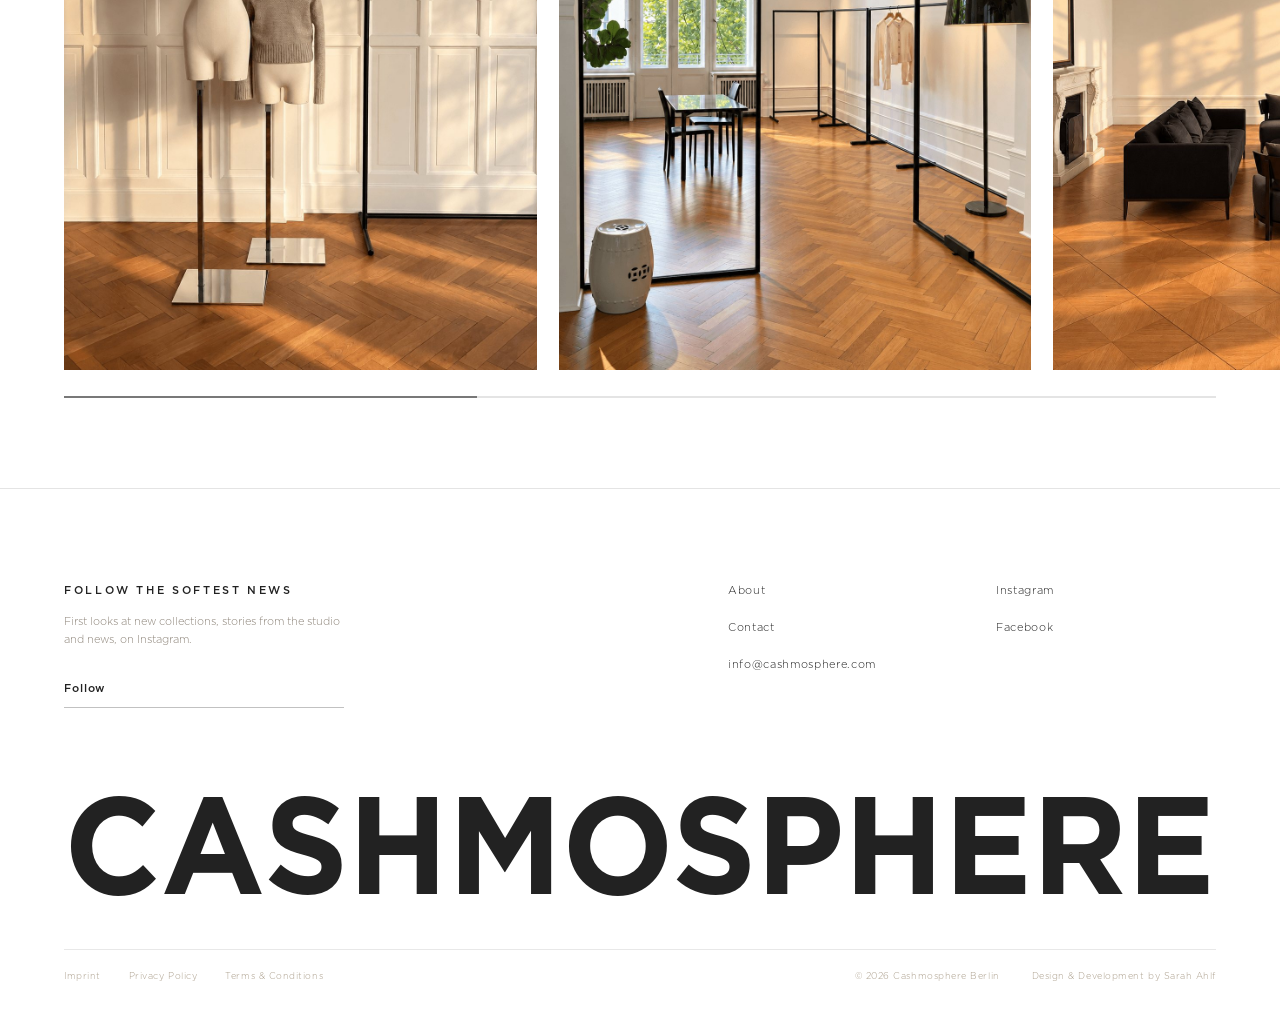
<file: about.html>
<!DOCTYPE html>
<html lang="en">
<head>
  <meta charset="UTF-8">
  <meta name="viewport" content="width=device-width, initial-scale=1.0">
  <title>About — CASHMOSPHERE</title>
  <meta name="description" content="Founded in Berlin in 2025 by Bernd Schürmann. Premium cashmere womenswear, represented by showrooms in New York, Milan and London.">
  <link rel="canonical" href="https://www.cashmosphere.com/about">

  <!-- Favicon -->
  <link rel="icon" type="image/png" sizes="32x32" href="assets/favicon-32.png">
  <link rel="apple-touch-icon" sizes="180x180" href="assets/apple-touch-icon.png">

  <!-- Open Graph / social preview -->
  <meta property="og:type" content="website">
  <meta property="og:site_name" content="CASHMOSPHERE">
  <meta property="og:title" content="About — CASHMOSPHERE">
  <meta property="og:description" content="Founded in Berlin in 2025 by Bernd Schürmann. Premium cashmere womenswear, represented by showrooms in New York, Milan and London.">
  <meta property="og:url" content="https://www.cashmosphere.com/about">
  <meta property="og:image" content="https://www.cashmosphere.com/assets/og-image.jpg">
  <meta property="og:image:width" content="1200">
  <meta property="og:image:height" content="630">
  <meta property="og:locale" content="en_US">
  <meta name="twitter:card" content="summary_large_image">

  <link rel="stylesheet" href="css/style.css">
</head>
<body>

  <header class="collection-header">
    <a href="index.html"><img class="collection-header__logo" src="assets/logo.png" alt="Cashmosphere"></a>
    <nav class="collection-header__nav">
      <div class="cm-nav-dropdown">
        <a class="cm-nl" href="collection-aw26.html">Collections</a>
        <div class="cm-mega-menu">
          <div class="cm-mega-menu__topbar">
            <a href="index.html"><img src="assets/logo.png" alt="Cashmosphere"></a>
            <nav>
              <a href="collection-aw26.html" class="cm-nl">Collections</a>
              <a href="about.html" class="cm-nl is-active">About</a>
              <a href="contact.html" class="cm-nl">Contact</a>
            </nav>
          </div>
          <div class="cm-mega-menu__body">
            <div class="cm-mega-menu__list">
              <a href="collection-aw26.html">AW26</a>
              <a href="collection-ss27.html">SS27</a>
            </div>
            <div class="cm-mega-menu__previews">
              <a class="cm-mega-menu__preview" href="collection-aw26.html">
                <div class="cm-mega-menu__img"><img loading="lazy" decoding="async" src="assets/imagery/cm-hero.jpg" alt="AW26"></div>
                <span>AW26</span>
              </a>
              <a class="cm-mega-menu__preview" href="collection-ss27.html">
                <div class="cm-mega-menu__img"><img loading="lazy" decoding="async" src="assets/imagery/cm-ss27-04.jpg" alt="SS27"></div>
                <span>SS27</span>
              </a>
            </div>
          </div>
        </div>
      </div>
      <a class="cm-nl is-active" href="about.html">About</a>
      <a class="cm-nl" href="contact.html">Contact</a>
    </nav>
    <button class="collection-header__hamburger" id="hamburger" aria-label="Menu" aria-expanded="false">
      <span></span><span></span><span></span>
    </button>
  </header>

  <div class="cm-menu" id="cmMenu" role="dialog" aria-modal="true" aria-label="Menu" aria-hidden="true" inert>
    <div class="cm-menu__top">
      <a class="cm-menu__logo" href="index.html"><img src="assets/logo.png" alt="Cashmosphere"></a>
      <button class="cm-menu__close" type="button" aria-label="Close menu"><span></span><span></span></button>
    </div>
    <div class="cm-menu__viewport">
      <div class="cm-menu__track">
        <div class="cm-menu__panel" data-panel="main">
          <ul class="cm-menu__list">
            <li><button class="cm-menu__item" type="button" data-open="collections" aria-expanded="false" aria-controls="cmMenuCollections">Collections <svg class="cm-menu__chev" viewBox="0 0 8 14" aria-hidden="true"><path d="M1 1l6 6-6 6" fill="none" stroke="currentColor" stroke-width="1.2"/></svg></button></li>
            <li><a class="cm-menu__item" href="about.html" aria-current="page">About</a></li>
            <li><a class="cm-menu__item" href="contact.html">Contact</a></li>
          </ul>
        </div>
        <div class="cm-menu__panel" data-panel="collections" id="cmMenuCollections" inert>
          <button class="cm-menu__item cm-menu__back" type="button"><svg class="cm-menu__chev" viewBox="0 0 8 14" aria-hidden="true"><path d="M1 1l6 6-6 6" fill="none" stroke="currentColor" stroke-width="1.2"/></svg> Collections</button>
          <ul class="cm-menu__list">
            <li><a class="cm-menu__item" href="collection-aw26.html">AW26</a></li>
            <li><a class="cm-menu__item" href="collection-ss27.html">SS27</a></li>
          </ul>
        </div>
      </div>
    </div>
  </div>

  <!-- Row 1: text left, portrait right -->
  <section class="about-row">
    <div class="about-row__text">
      <div class="contact__inner">
        <h1 class="contact__heading">A world built around freedom</h1>

        <p class="contact__body">
          CASHMOSPHERE defines a lifestyle dedicated to the beauty
          and versatility of the world's most luxurious fibre.
          Produced in Mongolia from the finest yarns, CASHMOSPHERE
          stands for uncompromising quality and craftsmanship.
          Rooted in excellence, inspired by nature, and defined by
          authenticity.
        </p>

        <p class="contact__body">
          “For me, CASHMOSPHERE is a creative universe built around
          cashmere as its core material. The ‘sphere’ represents the
          idea that CASHMOSPHERE is more than a fashion brand; it is a
          lifestyle centred on comfort, warmth and protection. I like
          to think that our design proportions grow from this
          philosophy, with silhouettes that shelter and cocoon the
          body, creating the feeling of being wrapped in a warm
          embrace,” says Creative Director Michael von&nbsp;der&nbsp;Crone.
        </p>
      </div>
    </div>

    <figure class="about-row__img about-row__img--captioned">
      <img src="assets/imagery/cm-about-01.jpg" width="1066" height="1600" alt="Michael von der Crone, Creative Director of Cashmosphere, in the Berlin studio">
      <figcaption class="about-caption">Michael von der Crone<span>Creative Director</span></figcaption>
    </figure>
  </section>

  <!-- Row 2: mirrored, image left, Brand DNA right -->
  <section class="about-row">
    <div class="about-row__img">
      <img loading="lazy" decoding="async" src="assets/imagery/cm-about-02.jpg" width="1086" height="1448" alt="Cashmere swatches, embellishments and the Cashmosphere label">
    </div>

    <div class="about-row__text">
      <div class="contact__inner">
        <h2 class="contact__heading">Brand DNA</h2>
        <dl class="brand-dna__list">
          <div class="brand-dna__row">
            <dt>Founder</dt>
            <dd>Bernd Schürmann</dd>
          </div>
          <div class="brand-dna__row">
            <dt>Creative Director</dt>
            <dd>Michael von der Crone</dd>
          </div>
          <div class="brand-dna__row">
            <dt>Origin</dt>
            <dd>Berlin, Germany</dd>
          </div>
          <div class="brand-dna__row">
            <dt>Material</dt>
            <dd>100% premium cashmere and refined blends</dd>
          </div>
          <div class="brand-dna__row">
            <dt>Gauge Range</dt>
            <dd>12, 7, and 5</dd>
          </div>
          <div class="brand-dna__row">
            <dt>Aesthetic</dt>
            <dd>Understated luxury, tactile minimalism, effortless femininity and playful artworks</dd>
          </div>
          <div class="brand-dna__row">
            <dt>Signature Codes</dt>
            <dd>Cocoon hemline, dart detailing, hammered buttons</dd>
          </div>
          <div class="brand-dna__row">
            <dt>Values</dt>
            <dd>Enduring quality, emotional comfort, fair pricing</dd>
          </div>
        </dl>
      </div>
    </div>
  </section>

  <!-- Row 3: text left, atelier image right -->
  <section class="about-row about-row--last">
    <div class="about-row__text">
      <div class="contact__inner">
        <h2 class="contact__heading">The Atelier</h2>

        <p class="contact__body">
          “I wanted to build a cashmere brand with a clear point of
          view, not another logo, but a material-first idea of quiet
          luxury,” says Bernd Schürmann, founder of CASHMOSPHERE.
          Schürmann launched the label in Berlin in 2025, rooted in
          exceptional craftsmanship and driven by innovation.
        </p>

        <p class="contact__body">
          Beyond classic elegance, CASHMOSPHERE embraces innovation
          and playfulness through graphics, prints, intarsia, and
          open pointelle knits. Prints draw inspiration from Shibori
          dyeing techniques and bohemian paisley motifs, reinterpreted
          through a modern lens.
        </p>

        <p class="contact__body">
          With its second collection, CASHMOSPHERE continues to build
          its place within the international cashmere segment, guided
          by a commitment to quality and a clear, distinctive design
          language.
        </p>

        <p class="contact__body about-showrooms">
          CASHMOSPHERE is based in Berlin and represented
          internationally through <a class="about-link" href="https://www.highalchemy.com/" target="_blank" rel="noopener">High Alchemy</a> (New York),
          <a class="about-link" href="https://www.elisagaito.com/" target="_blank" rel="noopener">Elisa Gaito Showroom</a> (Milan), and
          <a class="about-link" href="https://www.mlharrisagencies.co.uk/" target="_blank" rel="noopener">Liliane Harris Showroom</a> (London).
        </p>
      </div>
    </div>

    <div class="about-row__img">
      <img loading="lazy" decoding="async" src="assets/imagery/cm-about-03.jpg" width="1086" height="1448" alt="Cashmere cardigan with lace appliqué during a fitting in the atelier">
    </div>
  </section>

  <!-- Impressions: horizontal slider -->
  <section class="about-gallery" aria-labelledby="aboutGalleryTitle">
    <div class="about-gallery__header">
      <h2 class="contact__heading about-gallery__title" id="aboutGalleryTitle">Impressions</h2>
      <span class="about-gallery__hint" aria-hidden="true"><span class="about-gallery__hint-desk">Drag to explore</span><span class="about-gallery__hint-mob">Swipe</span></span>
    </div>
    <div class="about-gallery__track" tabindex="0" role="region" aria-label="Studio impressions, scroll horizontally">
      <figure class="about-gallery__item"><img loading="lazy" decoding="async" src="assets/imagery/cm-about-impr-01.jpg" width="1086" height="1448" alt="Two dress forms in the Berlin studio, one wearing a cashmere sweater" draggable="false"></figure>
      <figure class="about-gallery__item"><img loading="lazy" decoding="async" src="assets/imagery/cm-about-impr-02.jpg" width="1086" height="1448" alt="View through the studio into the showroom with rails and a fitting table" draggable="false"></figure>
      <figure class="about-gallery__item"><img loading="lazy" decoding="async" src="assets/imagery/cm-about-impr-03.jpg" width="1086" height="1448" alt="The Berlin showroom salon with stucco ceiling and herringbone parquet" draggable="false"></figure>
      <figure class="about-gallery__item"><img loading="lazy" decoding="async" src="assets/imagery/cm-about-impr-04.jpg" width="1086" height="1448" alt="A grey cashmere cardigan on a black rail in front of panelled walls" draggable="false"></figure>
      <figure class="about-gallery__item"><img loading="lazy" decoding="async" src="assets/imagery/cm-about-impr-05.jpg" width="1086" height="1448" alt="A cashmere cardigan on a rail above opened yarn colour books" draggable="false"></figure>
      <figure class="about-gallery__item"><img loading="lazy" decoding="async" src="assets/imagery/cm-about-impr-06.jpg" width="1086" height="1448" alt="Salon corner with mirror, fireplace and black sofa" draggable="false"></figure>
      <figure class="about-gallery__item"><img loading="lazy" decoding="async" src="assets/imagery/cm-about-impr-07.jpg" width="1086" height="1448" alt="Black lounge chair and fiddle-leaf fig in front of panelled doors" draggable="false"></figure>
    </div>
    <div class="about-gallery__progress" aria-hidden="true"><span class="about-gallery__thumb"></span></div>
  </section>

  <footer id="footer" class="footer">
    <div class="footer__grid">
      <div class="footer__newsletter">
        <h3 class="footer__newsletter-heading">Follow the softest news</h3>
        <p class="footer__newsletter-body">
          First looks at new collections, stories from the studio and news, on Instagram.
        </p>
        <a class="footer__form footer__form--ig" href="https://www.instagram.com/cashmosphere__/" target="_blank" rel="noopener" aria-label="Follow Cashmosphere on Instagram">
          <span class="footer__input">@cashmosphere__</span>
          <span class="footer__submit">Follow</span>
        </a>
      </div>
      <nav class="footer__nav" aria-label="Footer navigation">
        <a class="cm-fl" href="about.html">About</a>
        <a class="cm-fl" href="contact.html">Contact</a>
        <a class="cm-fl" href="mailto:info@cashmosphere.com">info@cashmosphere.com</a>
      </nav>
      <nav class="footer__nav" aria-label="Social media">
        <a class="cm-fl" href="https://www.instagram.com/cashmosphere__/" target="_blank" rel="noopener">Instagram</a>
        <a class="cm-fl" href="https://www.facebook.com/cashmosphere" target="_blank" rel="noopener">Facebook</a>
      </nav>
    </div>

    <svg class="footer__wordmark" viewBox="0 0 1000 108" preserveAspectRatio="xMinYMid meet" aria-hidden="true">
      <text x="0" y="92" textLength="1000" lengthAdjust="spacingAndGlyphs"
        style="font-family:'Gotham','Century Gothic',Arial,sans-serif;font-weight:700;font-size:120px;fill:#222">CASHMOSPHERE</text>
    </svg>

    <div class="footer__legal">
      <nav class="footer__legal-nav" aria-label="Legal">
        <a class="cm-fl footer__legal-link" href="imprint.html">Imprint</a>
        <a class="cm-fl footer__legal-link" href="privacy.html">Privacy Policy</a>
        <a class="cm-fl footer__legal-link" href="terms.html">Terms &amp; Conditions</a>
      </nav>
      <span class="footer__copyright">© 2026 Cashmosphere Berlin<span class="footer__credit">Design &amp; Development by Sarah Ahlf</span></span>
    </div>
  </footer>

  <script>
    (function () {
      var menu = document.getElementById('cmMenu');
      if (!menu) return;
      var burgers  = ['hamburger'].map(function (id) { return document.getElementById(id); }).filter(Boolean);
      var closeBtn = menu.querySelector('.cm-menu__close');
      var main     = menu.querySelector('[data-panel="main"]');
      var sub      = menu.querySelector('[data-panel="collections"]');
      var openSub  = menu.querySelector('[data-open="collections"]');
      var back     = menu.querySelector('.cm-menu__back');
      var trigger  = null;

      function showSub(on, kb) {
        menu.classList.toggle('is-sub', on);
        openSub.setAttribute('aria-expanded', String(on));
        main.inert = on;
        sub.inert = !on;
        if (kb) (on ? back : openSub).focus({ preventScroll: true });
      }

      function setOpen(open, kb) {
        menu.classList.toggle('open', open);
        menu.classList.remove('is-sub');
        menu.setAttribute('aria-hidden', String(!open));
        menu.inert = !open;
        main.inert = false;
        sub.inert = true;
        openSub.setAttribute('aria-expanded', 'false');
        document.body.classList.toggle('nav-open', open);
        burgers.forEach(function (b) { b.setAttribute('aria-expanded', String(open)); });
        /* Move focus only for keyboard users (no focus ring on tap) */
        if (open && kb) closeBtn.focus({ preventScroll: true });
        else if (!open && kb && trigger) trigger.focus({ preventScroll: true });
      }

      burgers.forEach(function (b) {
        b.addEventListener('click', function (e) { trigger = b; setOpen(true, e.detail === 0); });
      });
      closeBtn.addEventListener('click', function (e) { setOpen(false, e.detail === 0); });
      openSub.addEventListener('click', function (e) { showSub(true, e.detail === 0); });
      back.addEventListener('click', function (e) { showSub(false, e.detail === 0); });
      menu.querySelectorAll('a').forEach(function (a) {
        a.addEventListener('click', function () { setOpen(false); });
      });
      document.addEventListener('keydown', function (e) {
        if (e.key === 'Escape' && menu.classList.contains('open')) setOpen(false, true);
      });
      var burgerMQ = window.matchMedia('(max-width: 1024px), (max-width: 1366px) and (hover: none) and (pointer: coarse)');
      burgerMQ.addEventListener('change', function (e) {
        if (!e.matches && menu.classList.contains('open')) setOpen(false);
      });
    })();
  </script>

  <!-- ============================================================
       JS — Header hides on scroll-down, returns on scroll-up
       ============================================================ -->
  <script>
    (function () {
      var header = document.querySelector('.collection-header');
      if (!header) return;
      var last = window.scrollY, ticking = false;
      function update() {
        ticking = false;
        if (document.body.classList.contains('nav-open')) return;
        var y = window.scrollY;
        if (y <= header.offsetHeight) {
          header.classList.remove('is-hidden'); last = y;
        } else if (y > last + 5) {
          header.classList.add('is-hidden'); last = y;
        } else if (y < last - 5) {
          header.classList.remove('is-hidden'); last = y;
        }
      }
      window.addEventListener('scroll', function () {
        if (!ticking) { ticking = true; requestAnimationFrame(update); }
      }, { passive: true });
      /* Keyboard users: header comes back when it receives focus */
      header.addEventListener('focusin', function () { header.classList.remove('is-hidden'); });
    })();
  </script>

  <!-- ============================================================
       JS — Touch screens with the desktop nav (e.g. large touch
       displays, DevTools device mode): first tap on "Collections"
       opens the mega menu, second tap follows the link
       ============================================================ -->
  <script>
    (function () {
      var noHover = window.matchMedia('(hover: none)');
      var drops = document.querySelectorAll('.cm-nav-dropdown');
      drops.forEach(function (d) {
        var trigger = d.querySelector(':scope > .cm-nl');
        if (!trigger) return;
        var href = trigger.getAttribute('href');
        /* On touch the menu fades in under the finger, so the tap can land
           on the "Collections" link in the menu's own top bar instead of
           the trigger — treat both as the same control */
        d.addEventListener('click', function (e) {
          if (!noHover.matches || d.classList.contains('is-open')) return;
          var link = e.target.closest('a');
          if (!link) return;
          var isTrigger = link === trigger ||
            (link.closest('.cm-mega-menu__topbar') && link.getAttribute('href') === href);
          if (!isTrigger) return;
          e.preventDefault();
          drops.forEach(function (o) { o.classList.remove('is-open'); });
          d.classList.add('is-open');
        }, true);
      });
      document.addEventListener('click', function (e) {
        drops.forEach(function (d) {
          if (d.classList.contains('is-open') && !d.contains(e.target)) d.classList.remove('is-open');
        });
      });
      document.addEventListener('keydown', function (e) {
        if (e.key === 'Escape') drops.forEach(function (d) { d.classList.remove('is-open'); });
      });
    })();
  </script>

  <!-- ============================================================
       JS — About gallery: progress bar + mouse drag (touch scrolls natively)
       ============================================================ -->
  <script>
    (function () {
      var track = document.querySelector('.about-gallery__track');
      var thumb = document.querySelector('.about-gallery__thumb');
      if (!track || !thumb) return;
      function update() {
        var max = track.scrollWidth - track.clientWidth;
        var ratio = track.clientWidth / track.scrollWidth;
        thumb.style.width = (ratio * 100) + '%';
        thumb.style.left = (max > 0 ? (track.scrollLeft / max) * (1 - ratio) * 100 : 0) + '%';
      }
      track.addEventListener('scroll', update, { passive: true });
      window.addEventListener('resize', update);
      update();

      var down = false, startX = 0, startLeft = 0, moved = false;
      track.addEventListener('pointerdown', function (e) {
        if (e.pointerType !== 'mouse') return;
        down = true; moved = false; startX = e.clientX; startLeft = track.scrollLeft;
        track.classList.add('is-dragging');
      });
      window.addEventListener('pointermove', function (e) {
        if (!down) return;
        var dx = e.clientX - startX;
        if (Math.abs(dx) > 3) moved = true;
        track.scrollLeft = startLeft - dx;
      });
      window.addEventListener('pointerup', function () {
        if (!down) return;
        down = false; track.classList.remove('is-dragging');
      });
      track.addEventListener('click', function (e) { if (moved) { e.preventDefault(); e.stopPropagation(); } }, true);
      /* Vertical wheel stays page scroll; horizontal trackpad gestures scroll the track natively */
    })();
  </script>

</body>
</html>
</file>
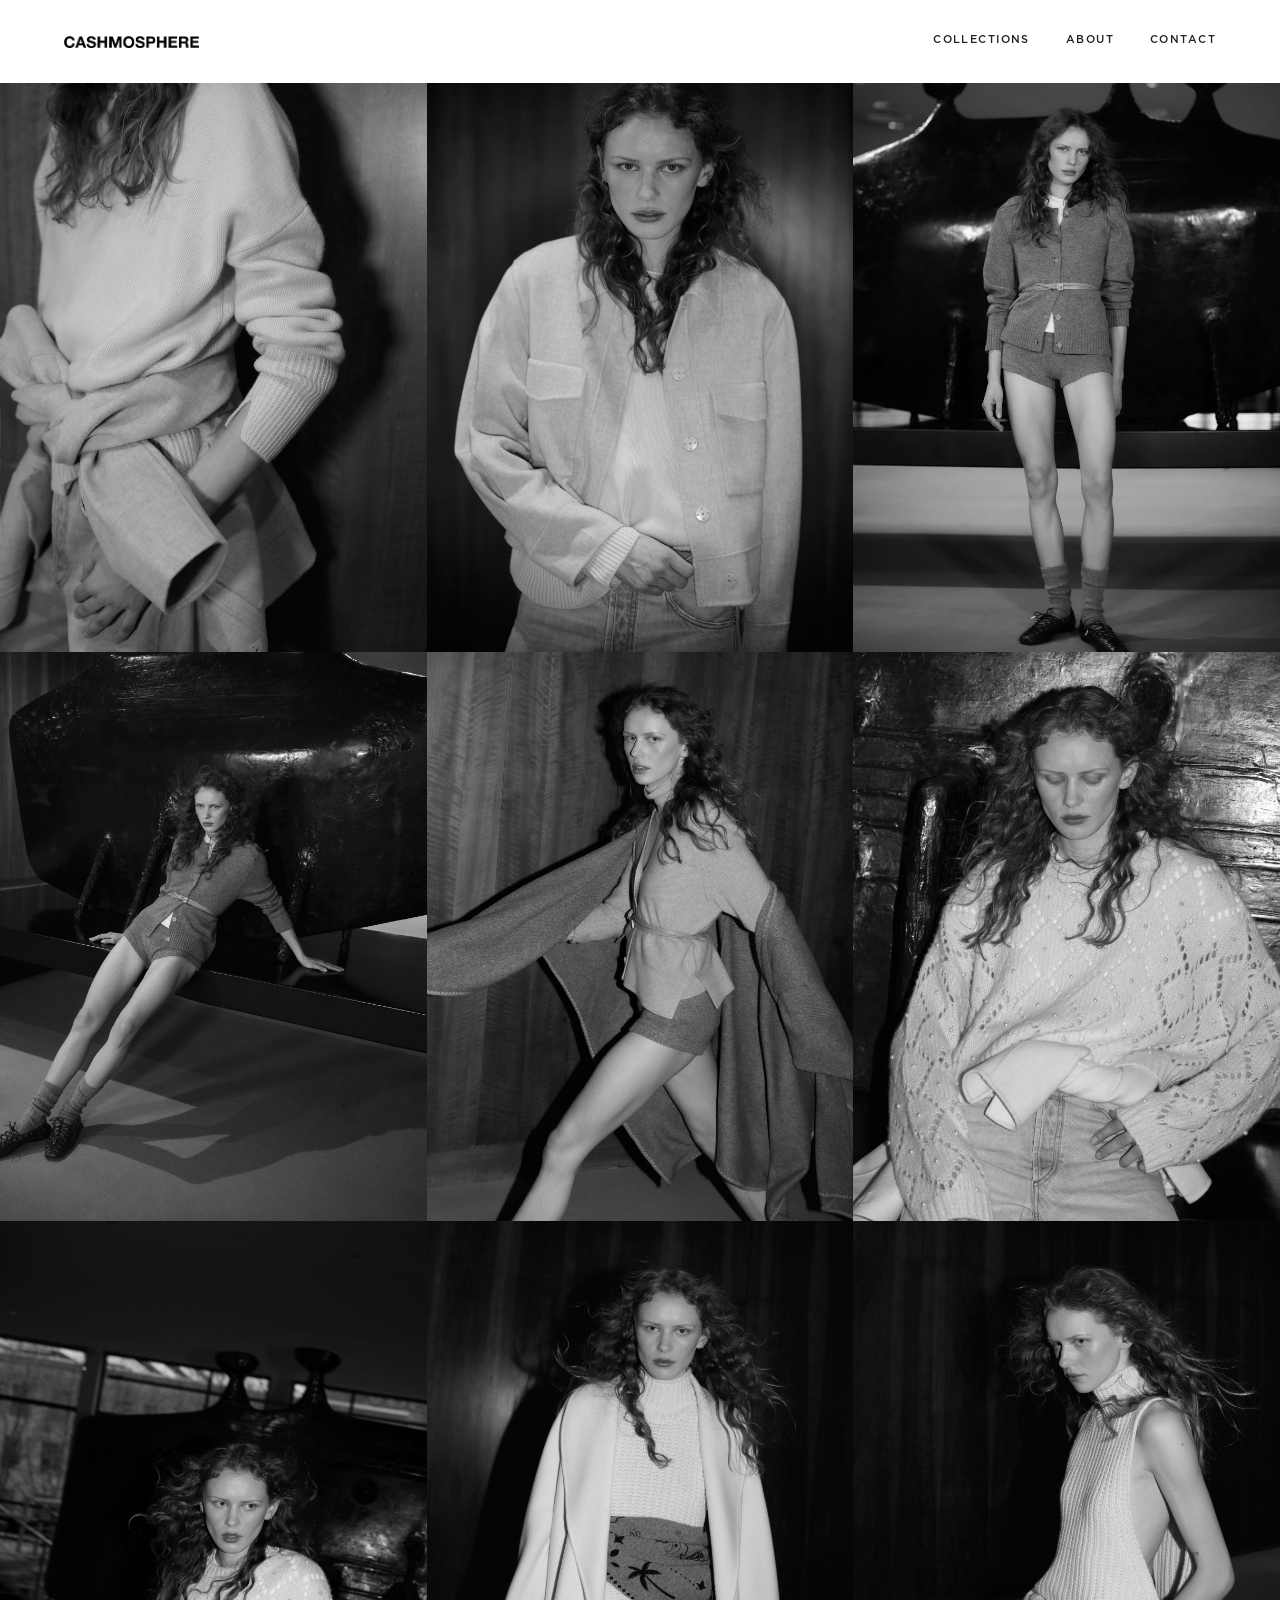
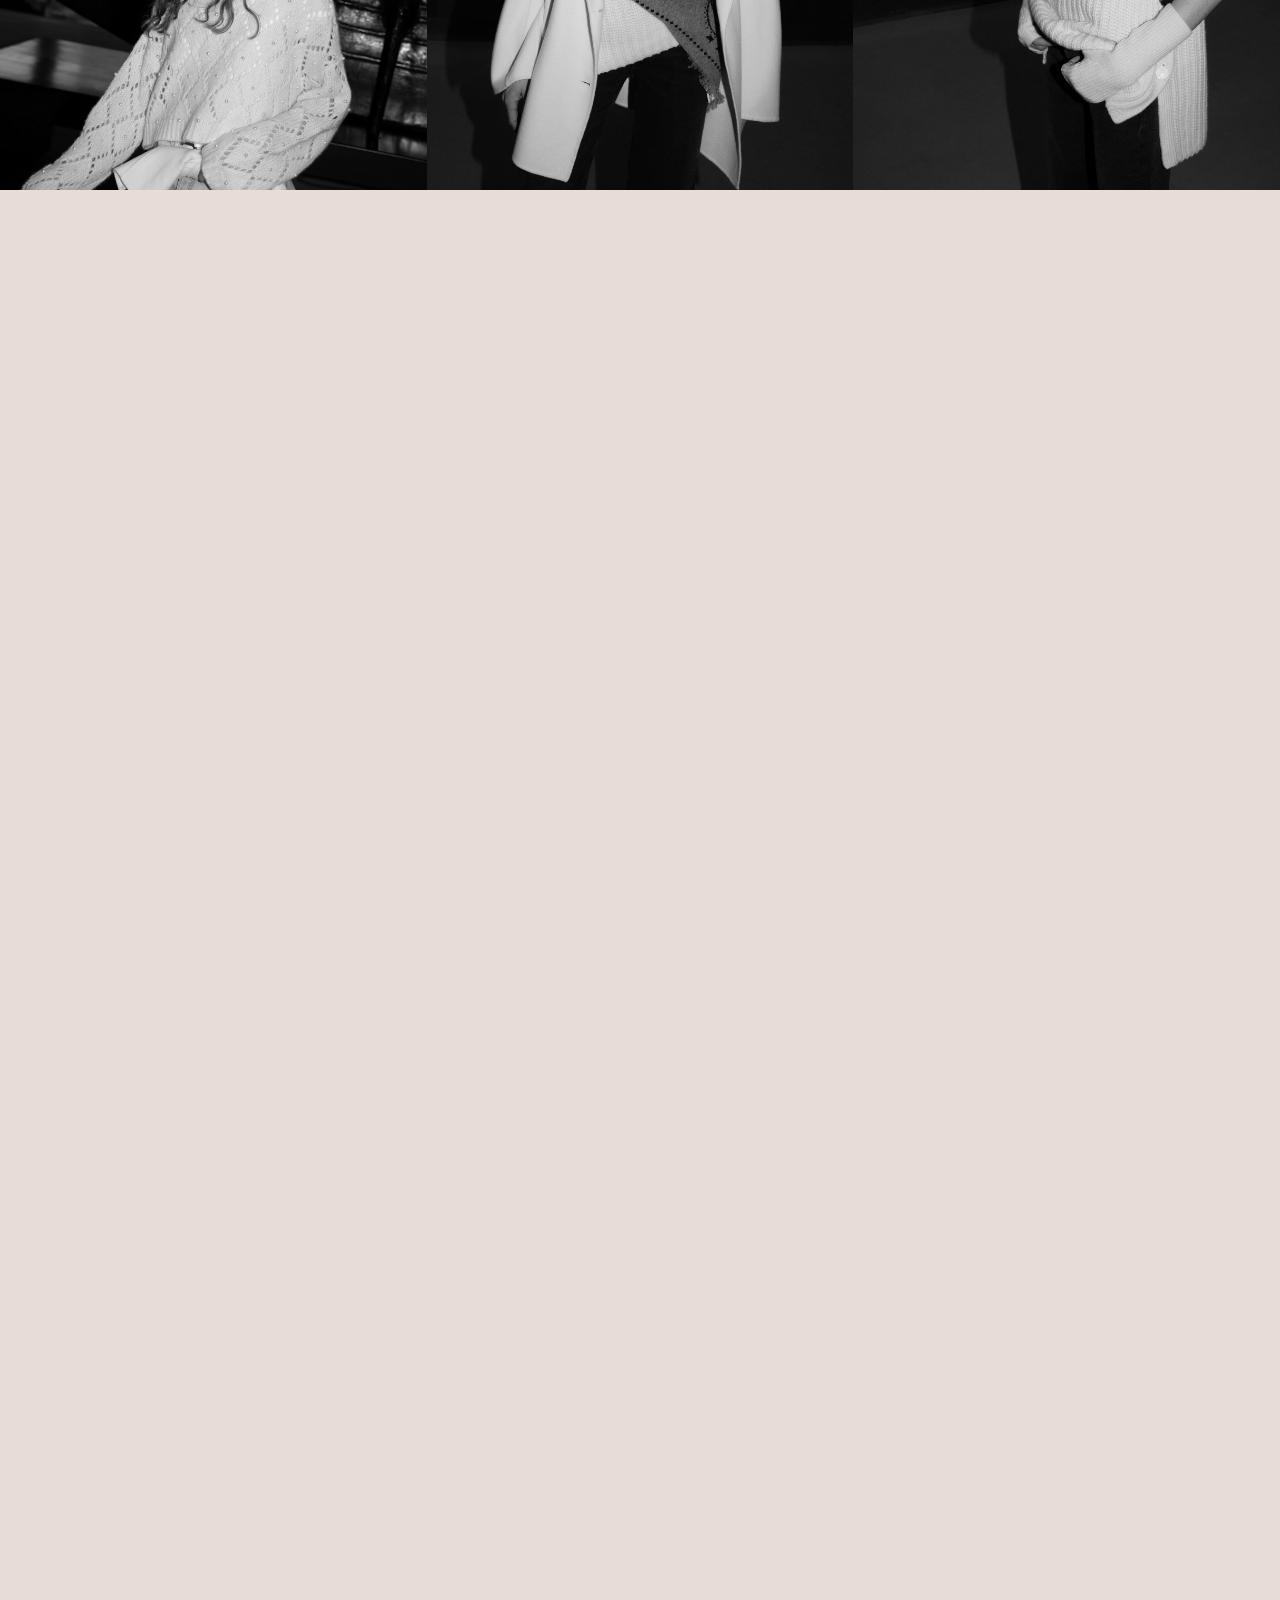
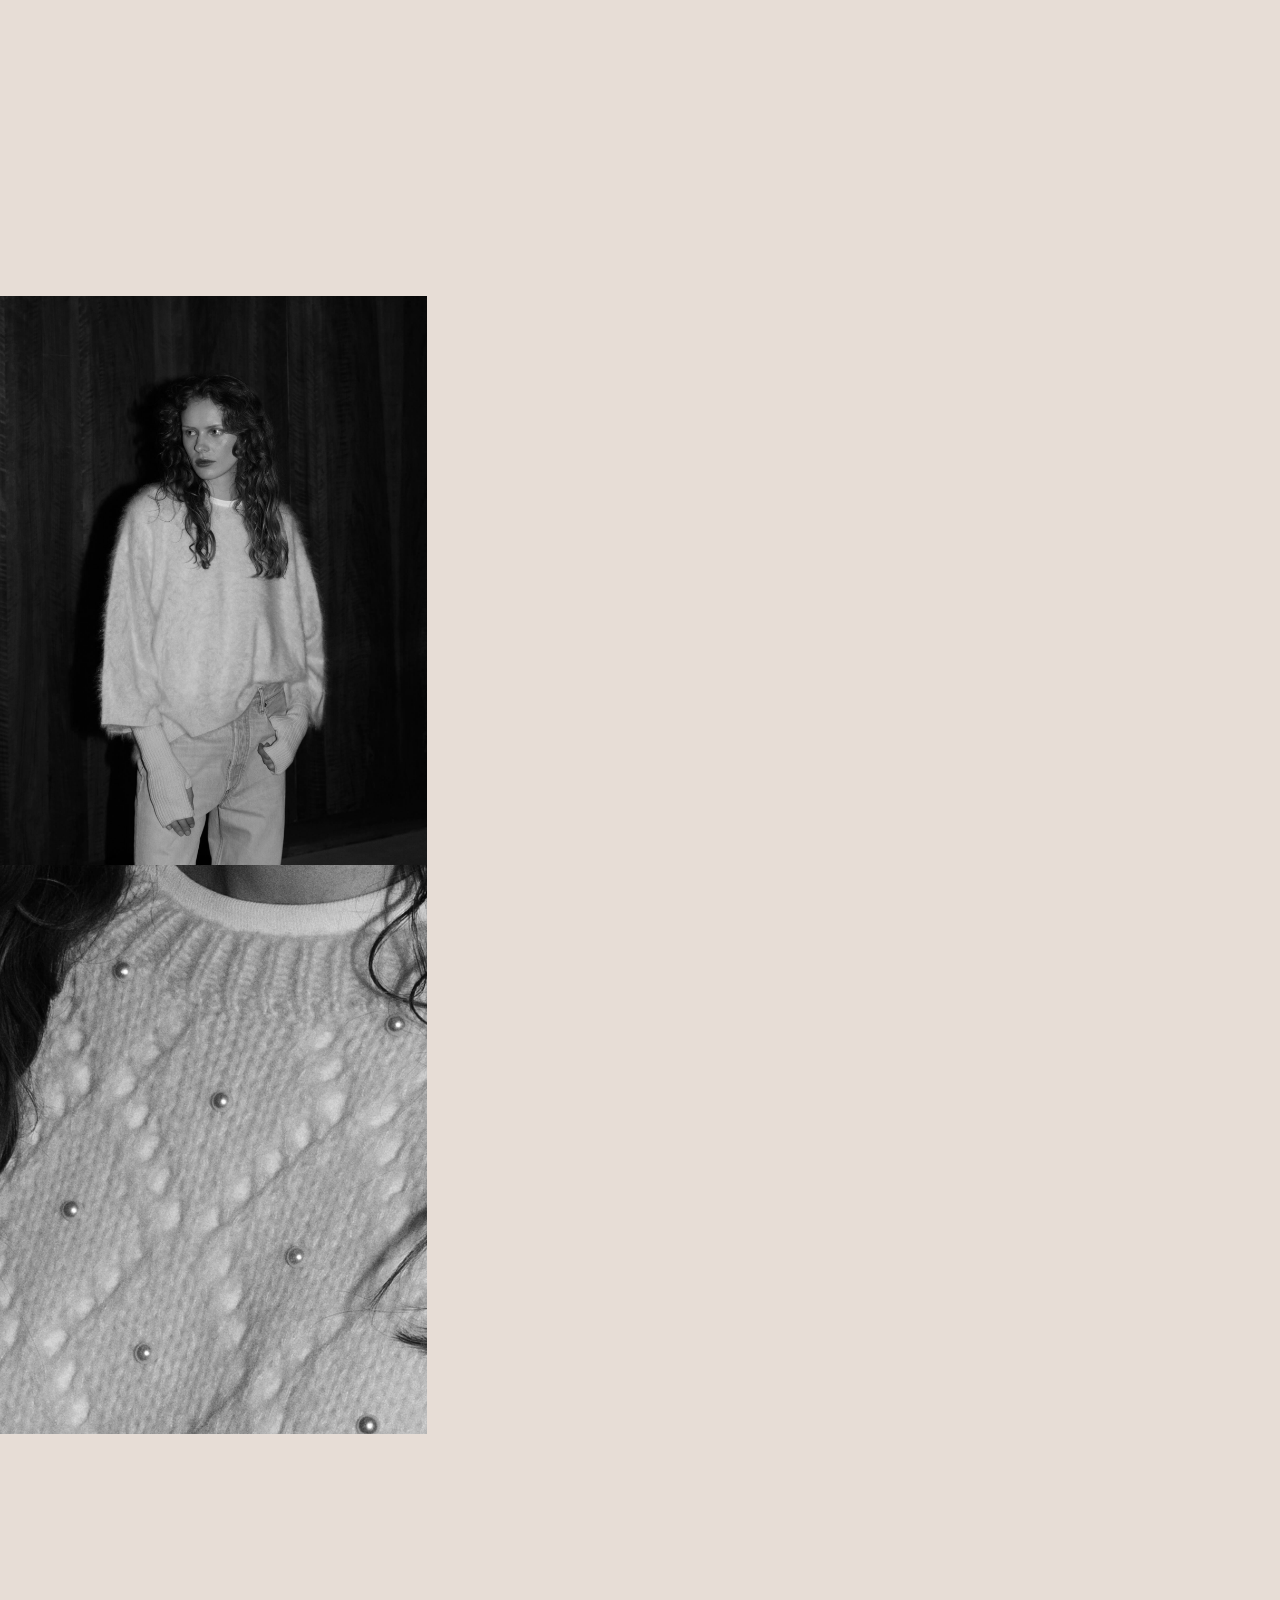
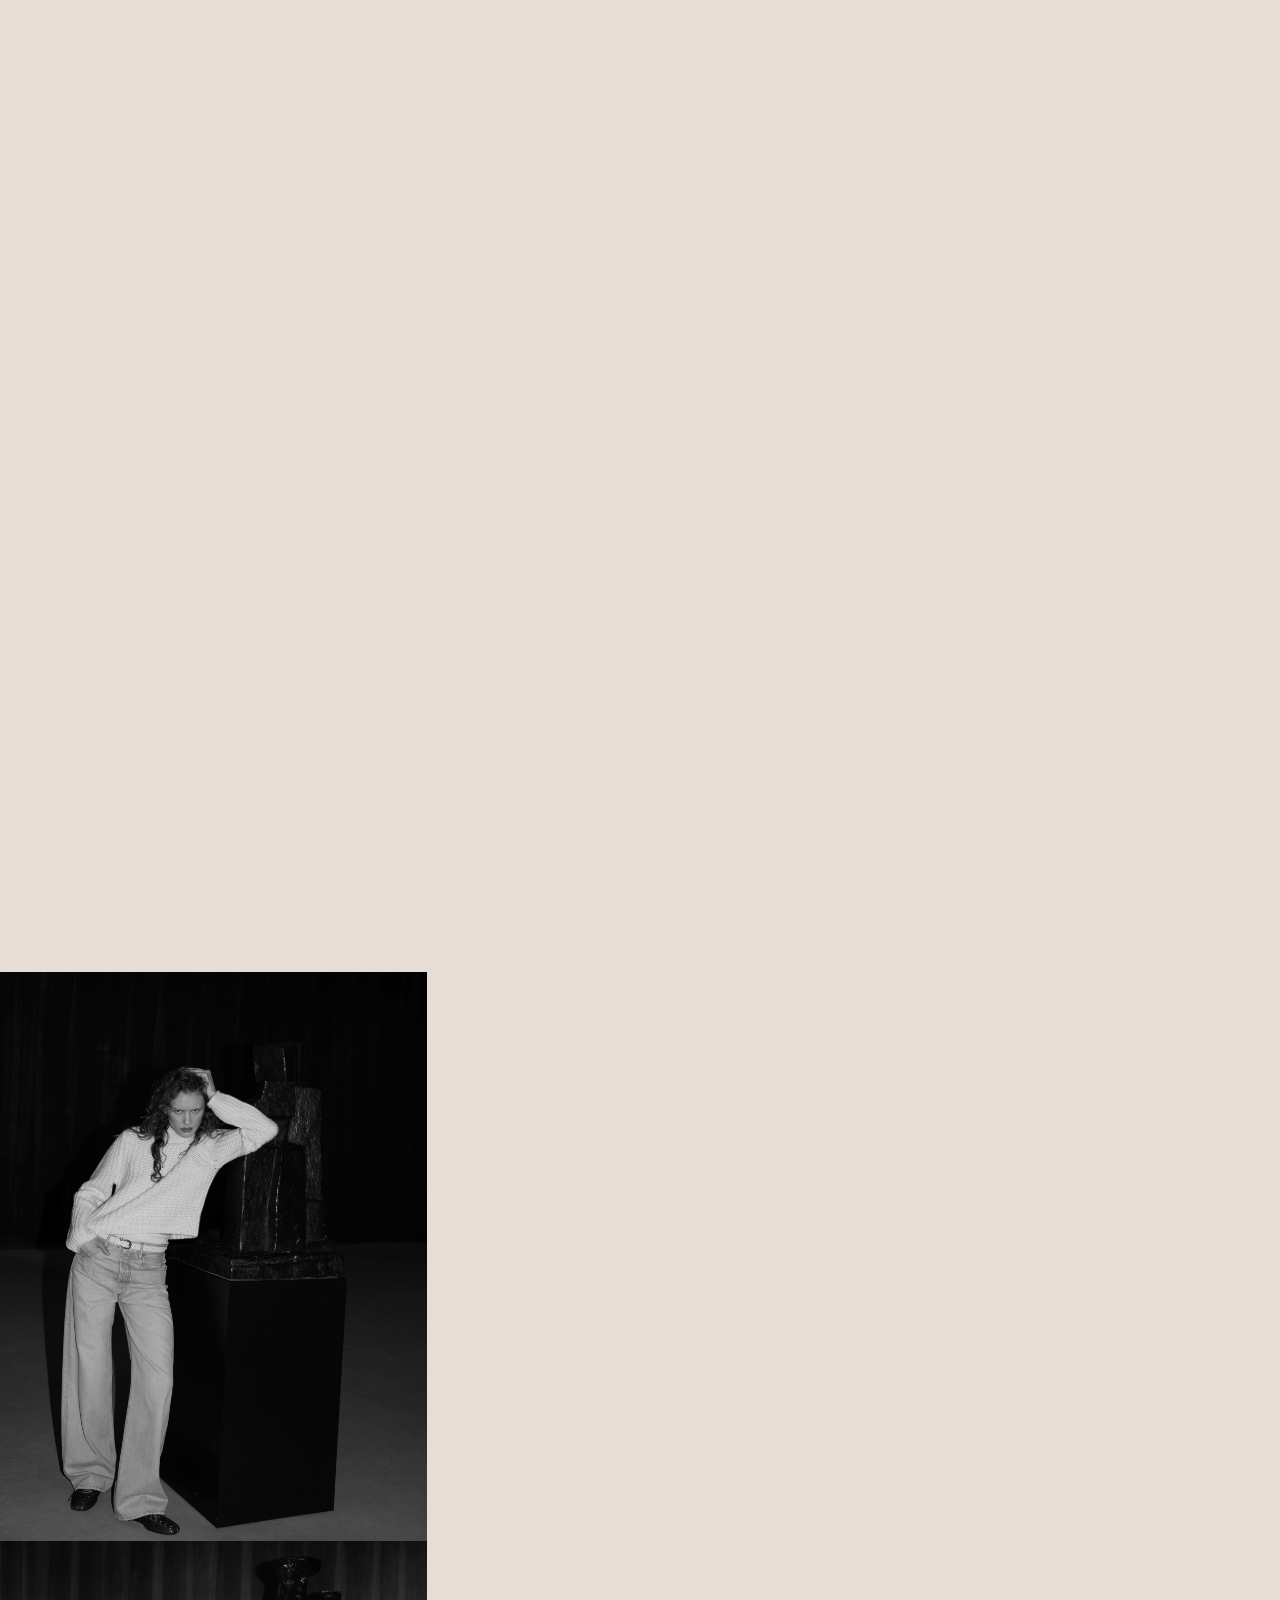
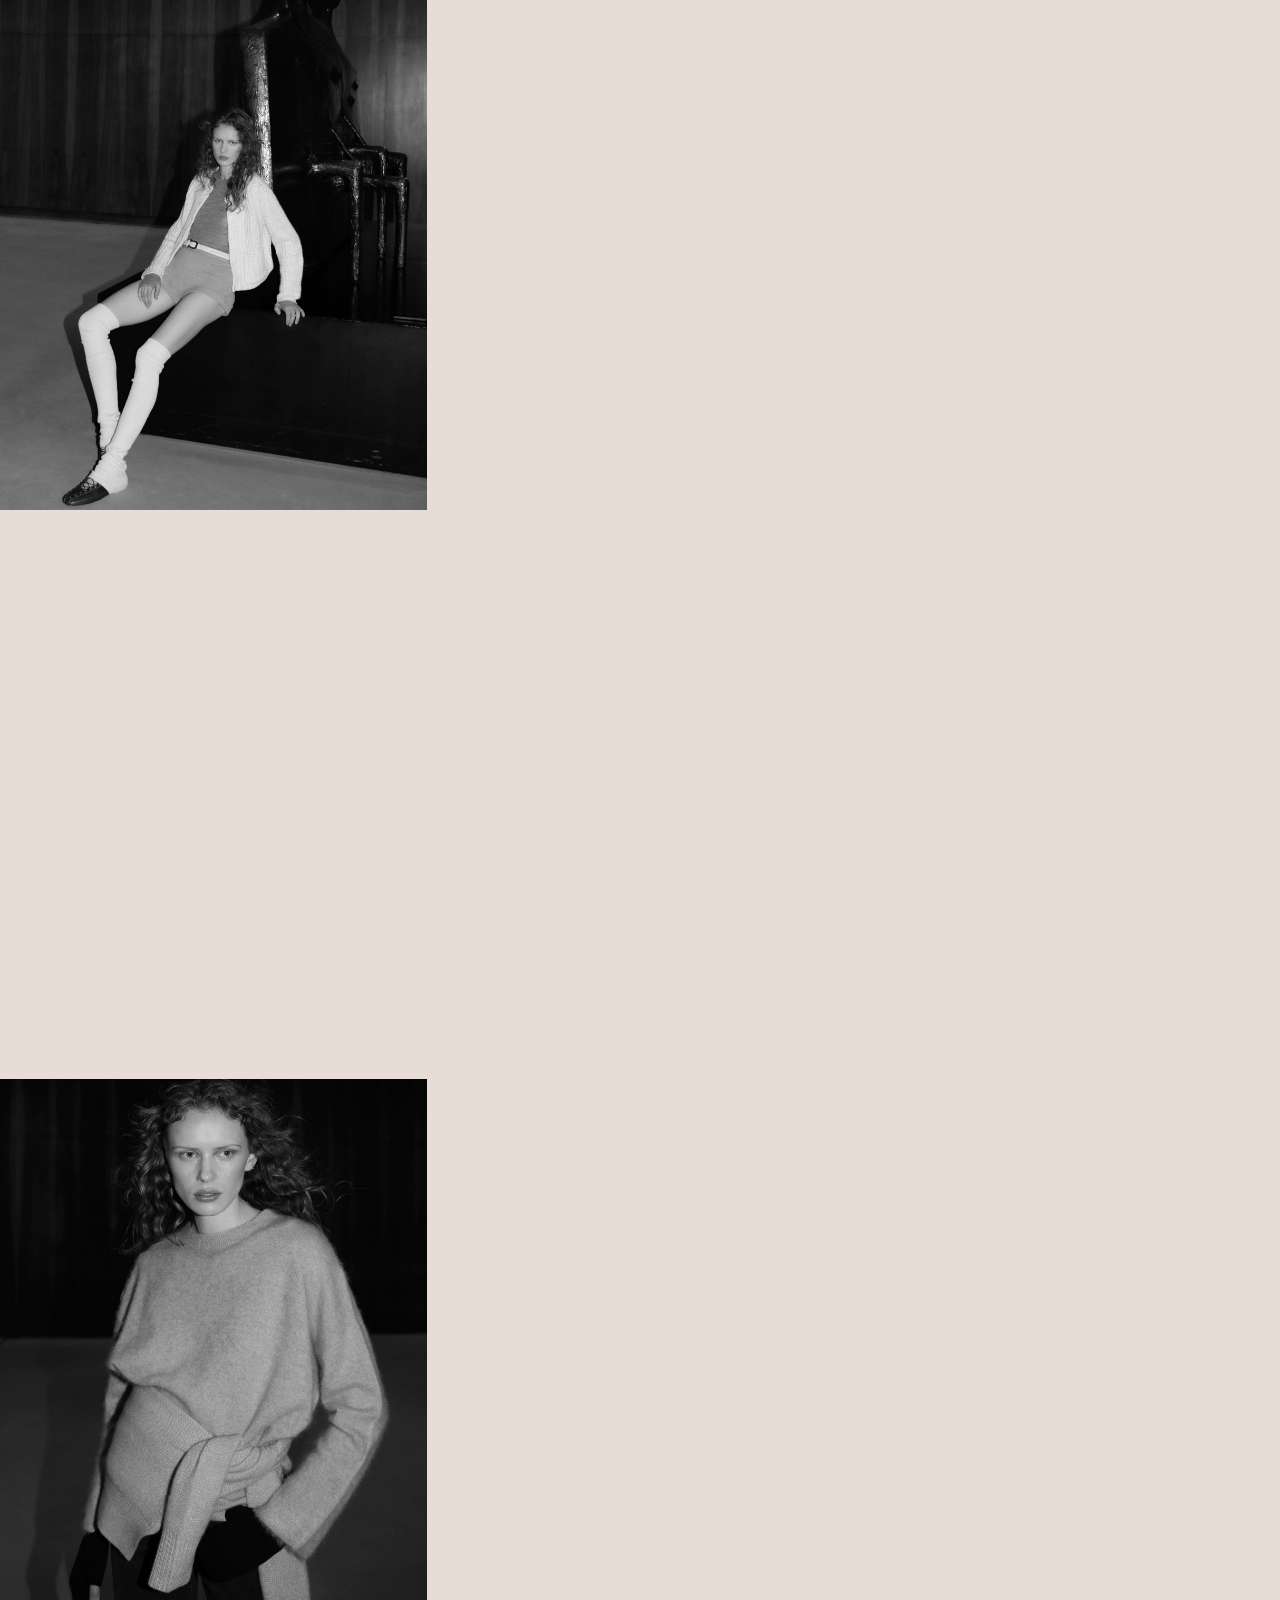
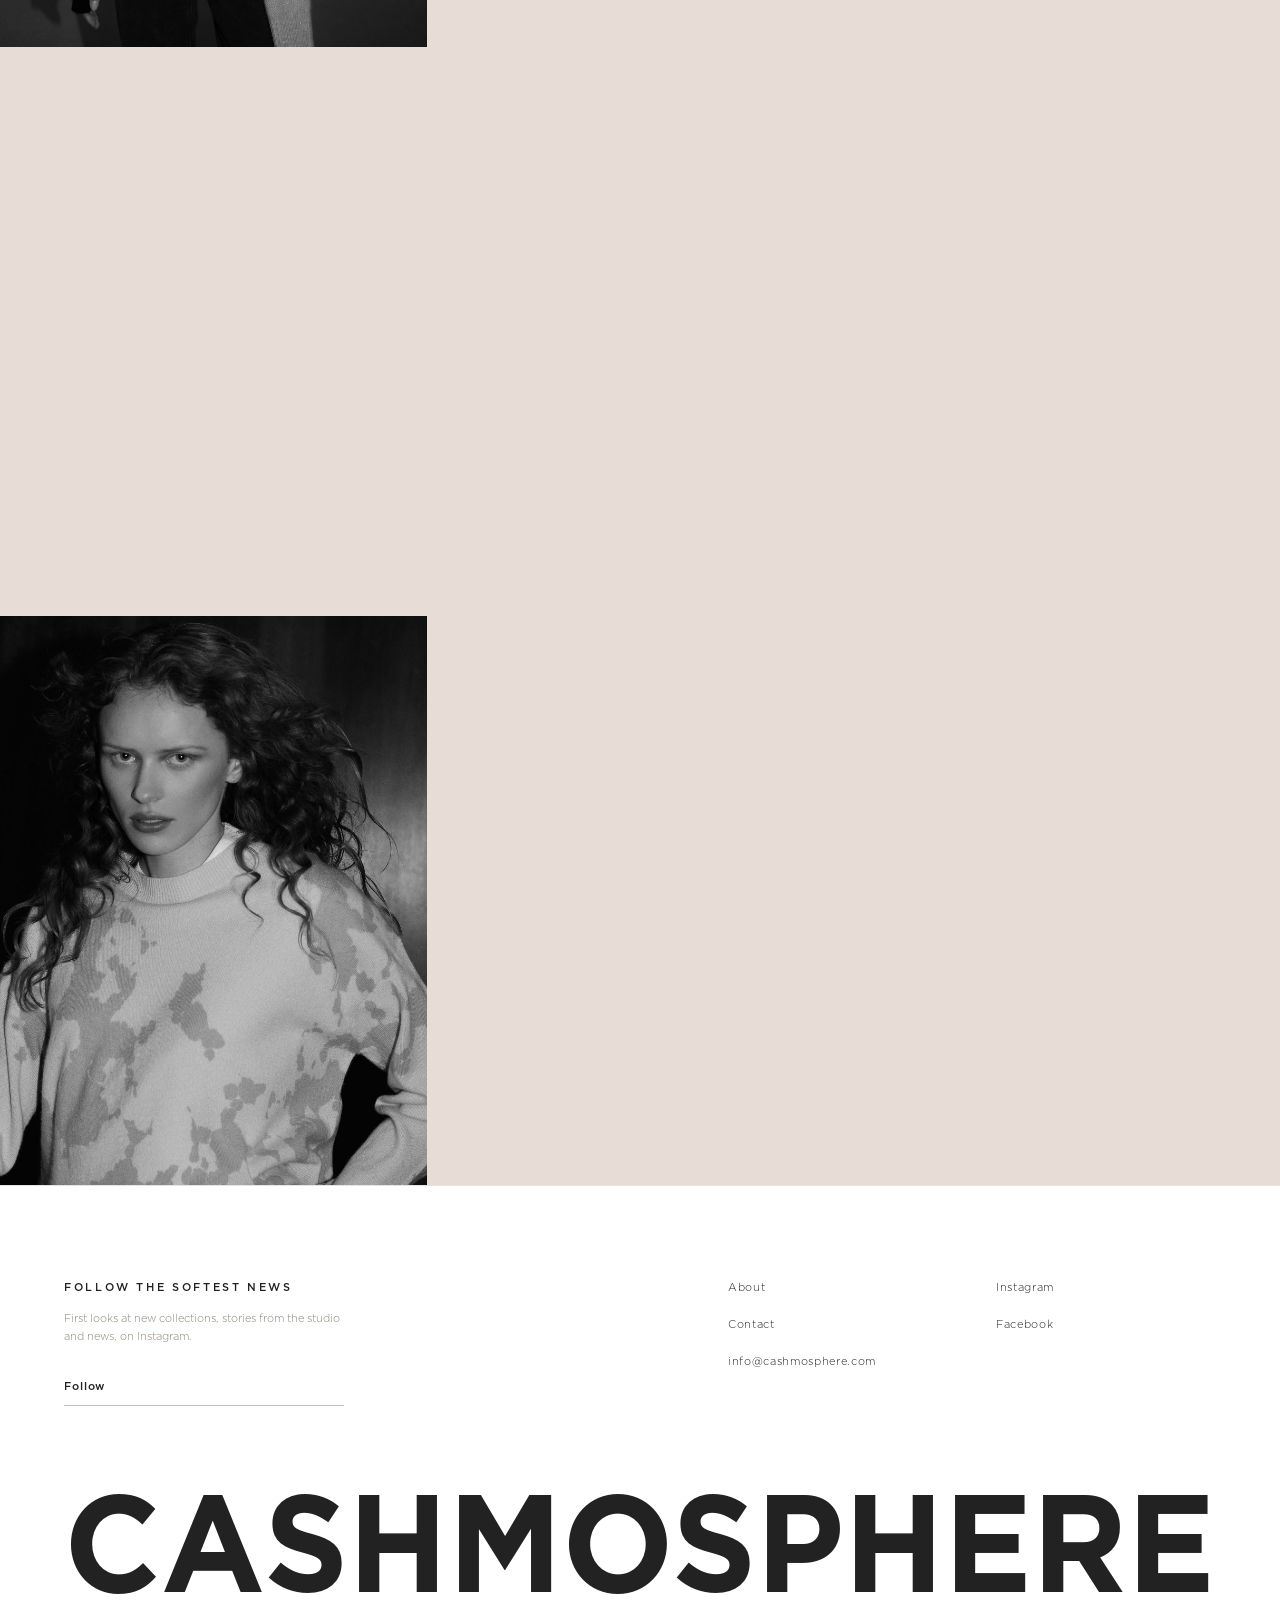
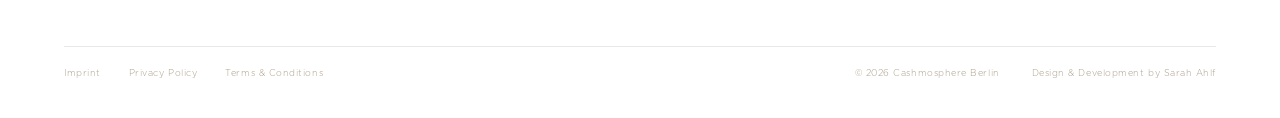
<file: collection-aw26.html>
<!DOCTYPE html>
<html lang="en">
<head>
  <meta charset="UTF-8">
  <meta name="viewport" content="width=device-width, initial-scale=1.0">
  <title>AW26 Collection — CASHMOSPHERE</title>
  <meta name="description" content="Explore CASHMOSPHERE AW26: ponchos, cardigans, turtlenecks and polo knits in premium cashmere, from fine-gauge to chunky. Designed in Berlin.">
  <link rel="canonical" href="https://www.cashmosphere.com/collection-aw26">

  <!-- Favicon -->
  <link rel="icon" type="image/png" sizes="32x32" href="assets/favicon-32.png">
  <link rel="apple-touch-icon" sizes="180x180" href="assets/apple-touch-icon.png">

  <!-- Open Graph / social preview -->
  <meta property="og:type" content="website">
  <meta property="og:site_name" content="CASHMOSPHERE">
  <meta property="og:title" content="AW26 Collection — CASHMOSPHERE">
  <meta property="og:description" content="Explore CASHMOSPHERE AW26: ponchos, cardigans, turtlenecks and polo knits in premium cashmere, from fine-gauge to chunky. Designed in Berlin.">
  <meta property="og:url" content="https://www.cashmosphere.com/collection-aw26">
  <meta property="og:image" content="https://www.cashmosphere.com/assets/og-image.jpg">
  <meta property="og:image:width" content="1200">
  <meta property="og:image:height" content="630">
  <meta property="og:locale" content="en_US">
  <meta name="twitter:card" content="summary_large_image">

  <link rel="stylesheet" href="css/style.css">
</head>
<body>

  <header class="collection-header">
    <a href="index.html"><img class="collection-header__logo" src="assets/logo.png" alt="Cashmosphere"></a>
    <nav class="collection-header__nav">
      <div class="cm-nav-dropdown">
        <a class="cm-nl" href="collection-aw26.html">Collections</a>
        <div class="cm-mega-menu">
          <div class="cm-mega-menu__topbar">
            <a href="index.html"><img src="assets/logo.png" alt="Cashmosphere"></a>
            <nav>
              <a href="collection-aw26.html" class="cm-nl is-active">Collections</a>
              <a href="about.html" class="cm-nl">About</a>
              <a href="contact.html" class="cm-nl">Contact</a>
            </nav>
          </div>
          <div class="cm-mega-menu__body">
            <div class="cm-mega-menu__list">
              <a href="collection-aw26.html">AW26</a>
              <a href="collection-ss27.html">SS27</a>
            </div>
            <div class="cm-mega-menu__previews">
              <a class="cm-mega-menu__preview" href="collection-aw26.html">
                <div class="cm-mega-menu__img"><img loading="lazy" decoding="async" src="assets/imagery/cm-hero.jpg" alt="AW26"></div>
                <span>AW26</span>
              </a>
              <a class="cm-mega-menu__preview" href="collection-ss27.html">
                <div class="cm-mega-menu__img"><img loading="lazy" decoding="async" src="assets/imagery/cm-ss27-04.jpg" alt="SS27"></div>
                <span>SS27</span>
              </a>
            </div>
          </div>
        </div>
      </div>
      <a class="cm-nl" href="about.html">About</a>
      <a class="cm-nl" href="contact.html">Contact</a>
    </nav>
    <button class="collection-header__hamburger" id="hamburger" aria-label="Menu" aria-expanded="false">
      <span></span><span></span><span></span>
    </button>
  </header>

  <div class="cm-menu" id="cmMenu" role="dialog" aria-modal="true" aria-label="Menu" aria-hidden="true" inert>
    <div class="cm-menu__top">
      <a class="cm-menu__logo" href="index.html"><img src="assets/logo.png" alt="Cashmosphere"></a>
      <button class="cm-menu__close" type="button" aria-label="Close menu"><span></span><span></span></button>
    </div>
    <div class="cm-menu__viewport">
      <div class="cm-menu__track">
        <div class="cm-menu__panel" data-panel="main">
          <ul class="cm-menu__list">
            <li><button class="cm-menu__item" type="button" data-open="collections" aria-expanded="false" aria-controls="cmMenuCollections">Collections <svg class="cm-menu__chev" viewBox="0 0 8 14" aria-hidden="true"><path d="M1 1l6 6-6 6" fill="none" stroke="currentColor" stroke-width="1.2"/></svg></button></li>
            <li><a class="cm-menu__item" href="about.html">About</a></li>
            <li><a class="cm-menu__item" href="contact.html">Contact</a></li>
          </ul>
        </div>
        <div class="cm-menu__panel" data-panel="collections" id="cmMenuCollections" inert>
          <button class="cm-menu__item cm-menu__back" type="button"><svg class="cm-menu__chev" viewBox="0 0 8 14" aria-hidden="true"><path d="M1 1l6 6-6 6" fill="none" stroke="currentColor" stroke-width="1.2"/></svg> Collections</button>
          <ul class="cm-menu__list">
            <li><a class="cm-menu__item" href="collection-aw26.html" aria-current="page">AW26</a></li>
            <li><a class="cm-menu__item" href="collection-ss27.html">SS27</a></li>
          </ul>
        </div>
      </div>
    </div>
  </div>

  <section class="collection-grid">
    <div class="collection-grid__item">
      <img class="collection-grid__photo" src="assets/imagery/cm-aw26-01.jpg" alt="AW26">
      <img class="collection-grid__logo" src="assets/logo-white.png" alt="">
    </div>
    <div class="collection-grid__item">
      <img class="collection-grid__photo" src="assets/imagery/cm-aw26-02.jpg" alt="AW26">
      <img class="collection-grid__logo" src="assets/logo-white.png" alt="">
    </div>
    <div class="collection-grid__item">
      <img class="collection-grid__photo" src="assets/imagery/cm-aw26-03.jpg" alt="AW26">
      <img class="collection-grid__logo" src="assets/logo-white.png" alt="">
    </div>
    <div class="collection-grid__item">
      <img class="collection-grid__photo" src="assets/imagery/cm-aw26-04.jpg" alt="AW26">
      <img class="collection-grid__logo" src="assets/logo-white.png" alt="">
    </div>
    <div class="collection-grid__item">
      <img loading="lazy" decoding="async" class="collection-grid__photo" src="assets/imagery/cm-aw26-05.jpg" alt="AW26">
      <img loading="lazy" decoding="async" class="collection-grid__logo" src="assets/logo-white.png" alt="">
    </div>
    <div class="collection-grid__item">
      <img loading="lazy" decoding="async" class="collection-grid__photo" src="assets/imagery/cm-aw26-06.jpg" alt="AW26">
      <img loading="lazy" decoding="async" class="collection-grid__logo" src="assets/logo-white.png" alt="">
    </div>
    <div class="collection-grid__item">
      <img loading="lazy" decoding="async" class="collection-grid__photo" src="assets/imagery/cm-aw26-07.jpg" alt="AW26">
      <img loading="lazy" decoding="async" class="collection-grid__logo" src="assets/logo-white.png" alt="">
    </div>
    <div class="collection-grid__item">
      <img loading="lazy" decoding="async" class="collection-grid__photo" src="assets/imagery/cm-aw26-08.jpg" alt="AW26">
      <img loading="lazy" decoding="async" class="collection-grid__logo" src="assets/logo-white.png" alt="">
    </div>
    <div class="collection-grid__item">
      <img loading="lazy" decoding="async" class="collection-grid__photo" src="assets/imagery/cm-aw26-09.jpg" alt="AW26">
      <img loading="lazy" decoding="async" class="collection-grid__logo" src="assets/logo-white.png" alt="">
    </div>
    <div class="collection-grid__item">
      <img loading="lazy" decoding="async" class="collection-grid__photo" src="assets/imagery/cm-aw26-10.jpg" alt="AW26">
      <img loading="lazy" decoding="async" class="collection-grid__logo" src="assets/logo-white.png" alt="">
    </div>
    <div class="collection-grid__item">
      <img loading="lazy" decoding="async" class="collection-grid__photo" src="assets/imagery/cm-aw26-11.jpg" alt="AW26">
      <img loading="lazy" decoding="async" class="collection-grid__logo" src="assets/logo-white.png" alt="">
    </div>
    <div class="collection-grid__item">
      <img loading="lazy" decoding="async" class="collection-grid__photo" src="assets/imagery/cm-aw26-12.jpg" alt="AW26">
      <img loading="lazy" decoding="async" class="collection-grid__logo" src="assets/logo-white.png" alt="">
    </div>
    <div class="collection-grid__item">
      <img loading="lazy" decoding="async" class="collection-grid__photo" src="assets/imagery/cm-aw26-13.jpg" alt="AW26">
      <img loading="lazy" decoding="async" class="collection-grid__logo" src="assets/logo-white.png" alt="">
    </div>
    <div class="collection-grid__item">
      <img loading="lazy" decoding="async" class="collection-grid__photo" src="assets/imagery/cm-aw26-14.jpg" alt="AW26">
      <img loading="lazy" decoding="async" class="collection-grid__logo" src="assets/logo-white.png" alt="">
    </div>
    <div class="collection-grid__item">
      <img loading="lazy" decoding="async" class="collection-grid__photo" src="assets/imagery/cm-aw26-15.jpg" alt="AW26">
      <img loading="lazy" decoding="async" class="collection-grid__logo" src="assets/logo-white.png" alt="">
    </div>
    <div class="collection-grid__item">
      <img loading="lazy" decoding="async" class="collection-grid__photo" src="assets/imagery/cm-aw26-16.jpg" alt="AW26">
      <img loading="lazy" decoding="async" class="collection-grid__logo" src="assets/logo-white.png" alt="">
    </div>
    <div class="collection-grid__item">
      <img loading="lazy" decoding="async" class="collection-grid__photo" src="assets/imagery/cm-aw26-17.jpg" alt="AW26">
      <img loading="lazy" decoding="async" class="collection-grid__logo" src="assets/logo-white.png" alt="">
    </div>
    <div class="collection-grid__item">
      <img loading="lazy" decoding="async" class="collection-grid__photo" src="assets/imagery/cm-aw26-18.jpg" alt="AW26">
      <img loading="lazy" decoding="async" class="collection-grid__logo" src="assets/logo-white.png" alt="">
    </div>
    <div class="collection-grid__item">
      <img loading="lazy" decoding="async" class="collection-grid__photo" src="assets/imagery/cm-aw26-19.jpg" alt="AW26">
      <img loading="lazy" decoding="async" class="collection-grid__logo" src="assets/logo-white.png" alt="">
    </div>
    <div class="collection-grid__item">
      <img loading="lazy" decoding="async" class="collection-grid__photo" src="assets/imagery/cm-aw26-20.jpg" alt="AW26">
      <img loading="lazy" decoding="async" class="collection-grid__logo" src="assets/logo-white.png" alt="">
    </div>
    <div class="collection-grid__item">
      <img loading="lazy" decoding="async" class="collection-grid__photo" src="assets/imagery/cm-aw26-21.jpg" alt="AW26">
      <img loading="lazy" decoding="async" class="collection-grid__logo" src="assets/logo-white.png" alt="">
    </div>
    <div class="collection-grid__item">
      <img loading="lazy" decoding="async" class="collection-grid__photo" src="assets/imagery/cm-aw26-22.jpg" alt="AW26">
      <img loading="lazy" decoding="async" class="collection-grid__logo" src="assets/logo-white.png" alt="">
    </div>
    <div class="collection-grid__item">
      <img loading="lazy" decoding="async" class="collection-grid__photo" src="assets/imagery/cm-aw26-23.jpg" alt="AW26">
      <img loading="lazy" decoding="async" class="collection-grid__logo" src="assets/logo-white.png" alt="">
    </div>
    <div class="collection-grid__item">
      <img loading="lazy" decoding="async" class="collection-grid__photo" src="assets/imagery/cm-aw26-24.jpg" alt="AW26">
      <img loading="lazy" decoding="async" class="collection-grid__logo" src="assets/logo-white.png" alt="">
    </div>
    <div class="collection-grid__item">
      <img loading="lazy" decoding="async" class="collection-grid__photo" src="assets/imagery/cm-aw26-25.jpg" alt="AW26">
      <img loading="lazy" decoding="async" class="collection-grid__logo" src="assets/logo-white.png" alt="">
    </div>
    <div class="collection-grid__item">
      <img loading="lazy" decoding="async" class="collection-grid__photo" src="assets/imagery/cm-aw26-26.jpg" alt="AW26">
      <img loading="lazy" decoding="async" class="collection-grid__logo" src="assets/logo-white.png" alt="">
    </div>
    <div class="collection-grid__item">
      <img loading="lazy" decoding="async" class="collection-grid__photo" src="assets/imagery/cm-aw26-27.jpg" alt="AW26">
      <img loading="lazy" decoding="async" class="collection-grid__logo" src="assets/logo-white.png" alt="">
    </div>
    <div class="collection-grid__item">
      <img loading="lazy" decoding="async" class="collection-grid__photo" src="assets/imagery/cm-aw26-28.jpg" alt="AW26">
      <img loading="lazy" decoding="async" class="collection-grid__logo" src="assets/logo-white.png" alt="">
    </div>
    <div class="collection-grid__item">
      <img loading="lazy" decoding="async" class="collection-grid__photo" src="assets/imagery/cm-aw26-29.jpg" alt="AW26">
      <img loading="lazy" decoding="async" class="collection-grid__logo" src="assets/logo-white.png" alt="">
    </div>
    <div class="collection-grid__item">
      <img loading="lazy" decoding="async" class="collection-grid__photo" src="assets/imagery/cm-aw26-30.jpg" alt="AW26">
      <img loading="lazy" decoding="async" class="collection-grid__logo" src="assets/logo-white.png" alt="">
    </div>
    <div class="collection-grid__item">
      <img loading="lazy" decoding="async" class="collection-grid__photo" src="assets/imagery/cm-aw26-31.jpg" alt="AW26">
      <img loading="lazy" decoding="async" class="collection-grid__logo" src="assets/logo-white.png" alt="">
    </div>
    <div class="collection-grid__item">
      <img loading="lazy" decoding="async" class="collection-grid__photo" src="assets/imagery/cm-aw26-32.jpg" alt="AW26">
      <img loading="lazy" decoding="async" class="collection-grid__logo" src="assets/logo-white.png" alt="">
    </div>
    <div class="collection-grid__item">
      <img loading="lazy" decoding="async" class="collection-grid__photo" src="assets/imagery/cm-aw26-33.jpg" alt="AW26">
      <img loading="lazy" decoding="async" class="collection-grid__logo" src="assets/logo-white.png" alt="">
    </div>
    <div class="collection-grid__item">
      <img loading="lazy" decoding="async" class="collection-grid__photo" src="assets/imagery/cm-aw26-34.jpg" alt="AW26">
      <img loading="lazy" decoding="async" class="collection-grid__logo" src="assets/logo-white.png" alt="">
    </div>
    <div class="collection-grid__item">
      <img loading="lazy" decoding="async" class="collection-grid__photo" src="assets/imagery/cm-aw26-35.jpg" alt="AW26">
      <img loading="lazy" decoding="async" class="collection-grid__logo" src="assets/logo-white.png" alt="">
    </div>
    <div class="collection-grid__item">
      <img loading="lazy" decoding="async" class="collection-grid__photo" src="assets/imagery/cm-aw26-36.jpg" alt="AW26">
      <img loading="lazy" decoding="async" class="collection-grid__logo" src="assets/logo-white.png" alt="">
    </div>
    <div class="collection-grid__item">
      <img loading="lazy" decoding="async" class="collection-grid__photo" src="assets/imagery/cm-aw26-37.jpg" alt="AW26">
      <img loading="lazy" decoding="async" class="collection-grid__logo" src="assets/logo-white.png" alt="">
    </div>
    <div class="collection-grid__item">
      <img loading="lazy" decoding="async" class="collection-grid__photo" src="assets/imagery/cm-aw26-38.jpg" alt="AW26">
      <img loading="lazy" decoding="async" class="collection-grid__logo" src="assets/logo-white.png" alt="">
    </div>
    <div class="collection-grid__item">
      <img loading="lazy" decoding="async" class="collection-grid__photo" src="assets/imagery/cm-aw26-39.jpg" alt="AW26">
      <img loading="lazy" decoding="async" class="collection-grid__logo" src="assets/logo-white.png" alt="">
    </div>
    <div class="collection-grid__item">
      <img loading="lazy" decoding="async" class="collection-grid__photo" src="assets/imagery/cm-aw26-40.jpg" alt="AW26">
      <img loading="lazy" decoding="async" class="collection-grid__logo" src="assets/logo-white.png" alt="">
    </div>
    <div class="collection-grid__item">
      <img loading="lazy" decoding="async" class="collection-grid__photo" src="assets/imagery/cm-aw26-41.jpg" alt="AW26">
      <img loading="lazy" decoding="async" class="collection-grid__logo" src="assets/logo-white.png" alt="">
    </div>
    <div class="collection-grid__item">
      <img loading="lazy" decoding="async" class="collection-grid__photo" src="assets/imagery/cm-aw26-42.jpg" alt="AW26">
      <img loading="lazy" decoding="async" class="collection-grid__logo" src="assets/logo-white.png" alt="">
    </div>
    <div class="collection-grid__item">
      <img loading="lazy" decoding="async" class="collection-grid__photo" src="assets/imagery/cm-aw26-43.jpg" alt="AW26">
      <img loading="lazy" decoding="async" class="collection-grid__logo" src="assets/logo-white.png" alt="">
    </div>
    <div class="collection-grid__item">
      <img loading="lazy" decoding="async" class="collection-grid__photo" src="assets/imagery/cm-aw26-44.jpg" alt="AW26">
      <img loading="lazy" decoding="async" class="collection-grid__logo" src="assets/logo-white.png" alt="">
    </div>
    <div class="collection-grid__item">
      <img loading="lazy" decoding="async" class="collection-grid__photo" src="assets/imagery/cm-aw26-45.jpg" alt="AW26">
      <img loading="lazy" decoding="async" class="collection-grid__logo" src="assets/logo-white.png" alt="">
    </div>
    <div class="collection-grid__item">
      <img loading="lazy" decoding="async" class="collection-grid__photo" src="assets/imagery/cm-aw26-46.jpg" alt="AW26">
      <img loading="lazy" decoding="async" class="collection-grid__logo" src="assets/logo-white.png" alt="">
    </div>
    <div class="collection-grid__item">
      <img loading="lazy" decoding="async" class="collection-grid__photo" src="assets/imagery/cm-aw26-47.jpg" alt="AW26">
      <img loading="lazy" decoding="async" class="collection-grid__logo" src="assets/logo-white.png" alt="">
    </div>
    <div class="collection-grid__item">
      <img loading="lazy" decoding="async" class="collection-grid__photo" src="assets/imagery/cm-aw26-48.jpg" alt="AW26">
      <img loading="lazy" decoding="async" class="collection-grid__logo" src="assets/logo-white.png" alt="">
    </div>
  </section>

  <footer id="footer" class="footer">
    <div class="footer__grid">
      <div class="footer__newsletter">
        <h3 class="footer__newsletter-heading">Follow the softest news</h3>
        <p class="footer__newsletter-body">
          First looks at new collections, stories from the studio and news, on Instagram.
        </p>
        <a class="footer__form footer__form--ig" href="https://www.instagram.com/cashmosphere__/" target="_blank" rel="noopener" aria-label="Follow Cashmosphere on Instagram">
          <span class="footer__input">@cashmosphere__</span>
          <span class="footer__submit">Follow</span>
        </a>
      </div>
      <nav class="footer__nav" aria-label="Footer navigation">
        <a class="cm-fl" href="about.html">About</a>
        <a class="cm-fl" href="contact.html">Contact</a>
        <a class="cm-fl" href="mailto:info@cashmosphere.com">info@cashmosphere.com</a>
      </nav>
      <nav class="footer__nav" aria-label="Social media">
        <a class="cm-fl" href="https://www.instagram.com/cashmosphere__/" target="_blank" rel="noopener">Instagram</a>
        <a class="cm-fl" href="https://www.facebook.com/cashmosphere" target="_blank" rel="noopener">Facebook</a>
      </nav>
    </div>

    <svg class="footer__wordmark" viewBox="0 0 1000 108" preserveAspectRatio="xMinYMid meet" aria-hidden="true">
      <text x="0" y="92" textLength="1000" lengthAdjust="spacingAndGlyphs"
        style="font-family:'Gotham','Century Gothic',Arial,sans-serif;font-weight:700;font-size:120px;fill:#222">CASHMOSPHERE</text>
    </svg>

    <div class="footer__legal">
      <nav class="footer__legal-nav" aria-label="Legal">
        <a class="cm-fl footer__legal-link" href="imprint.html">Imprint</a>
        <a class="cm-fl footer__legal-link" href="privacy.html">Privacy Policy</a>
        <a class="cm-fl footer__legal-link" href="terms.html">Terms &amp; Conditions</a>
      </nav>
      <span class="footer__copyright">© 2026 Cashmosphere Berlin<span class="footer__credit">Design &amp; Development by Sarah Ahlf</span></span>
    </div>
  </footer>

  <script>
    (function () {
      var menu = document.getElementById('cmMenu');
      if (!menu) return;
      var burgers  = ['hamburger'].map(function (id) { return document.getElementById(id); }).filter(Boolean);
      var closeBtn = menu.querySelector('.cm-menu__close');
      var main     = menu.querySelector('[data-panel="main"]');
      var sub      = menu.querySelector('[data-panel="collections"]');
      var openSub  = menu.querySelector('[data-open="collections"]');
      var back     = menu.querySelector('.cm-menu__back');
      var trigger  = null;

      function showSub(on, kb) {
        menu.classList.toggle('is-sub', on);
        openSub.setAttribute('aria-expanded', String(on));
        main.inert = on;
        sub.inert = !on;
        if (kb) (on ? back : openSub).focus({ preventScroll: true });
      }

      function setOpen(open, kb) {
        menu.classList.toggle('open', open);
        menu.classList.remove('is-sub');
        menu.setAttribute('aria-hidden', String(!open));
        menu.inert = !open;
        main.inert = false;
        sub.inert = true;
        openSub.setAttribute('aria-expanded', 'false');
        document.body.classList.toggle('nav-open', open);
        burgers.forEach(function (b) { b.setAttribute('aria-expanded', String(open)); });
        /* Move focus only for keyboard users (no focus ring on tap) */
        if (open && kb) closeBtn.focus({ preventScroll: true });
        else if (!open && kb && trigger) trigger.focus({ preventScroll: true });
      }

      burgers.forEach(function (b) {
        b.addEventListener('click', function (e) { trigger = b; setOpen(true, e.detail === 0); });
      });
      closeBtn.addEventListener('click', function (e) { setOpen(false, e.detail === 0); });
      openSub.addEventListener('click', function (e) { showSub(true, e.detail === 0); });
      back.addEventListener('click', function (e) { showSub(false, e.detail === 0); });
      menu.querySelectorAll('a').forEach(function (a) {
        a.addEventListener('click', function () { setOpen(false); });
      });
      document.addEventListener('keydown', function (e) {
        if (e.key === 'Escape' && menu.classList.contains('open')) setOpen(false, true);
      });
      var burgerMQ = window.matchMedia('(max-width: 1024px), (max-width: 1366px) and (hover: none) and (pointer: coarse)');
      burgerMQ.addEventListener('change', function (e) {
        if (!e.matches && menu.classList.contains('open')) setOpen(false);
      });
    })();
  </script>

  <!-- ============================================================
       JS — Touch devices: B/W -> colour + logo when an image reaches
       the centre band of the screen (desktop keeps hover)
       ============================================================ -->
  <script>
    (function () {
      if (!('IntersectionObserver' in window)) return;
      document.documentElement.classList.add('cm-io');
      var items = document.querySelectorAll('.cm-reveal, .collection-grid__item');
      var io = new IntersectionObserver(function (entries) {
        entries.forEach(function (e) {
          e.target.classList.toggle('is-focus', e.isIntersecting);
        });
      }, { rootMargin: '-35% 0px -35% 0px', threshold: 0 });
      items.forEach(function (el) { io.observe(el); });
    })();
  </script>

  <!-- ============================================================
       JS — Header hides on scroll-down, returns on scroll-up
       ============================================================ -->
  <script>
    (function () {
      var header = document.querySelector('.collection-header');
      if (!header) return;
      var last = window.scrollY, ticking = false;
      function update() {
        ticking = false;
        if (document.body.classList.contains('nav-open')) return;
        var y = window.scrollY;
        if (y <= header.offsetHeight) {
          header.classList.remove('is-hidden'); last = y;
        } else if (y > last + 5) {
          header.classList.add('is-hidden'); last = y;
        } else if (y < last - 5) {
          header.classList.remove('is-hidden'); last = y;
        }
      }
      window.addEventListener('scroll', function () {
        if (!ticking) { ticking = true; requestAnimationFrame(update); }
      }, { passive: true });
      /* Keyboard users: header comes back when it receives focus */
      header.addEventListener('focusin', function () { header.classList.remove('is-hidden'); });
    })();
  </script>

  <!-- ============================================================
       JS — Touch screens with the desktop nav (e.g. large touch
       displays, DevTools device mode): first tap on "Collections"
       opens the mega menu, second tap follows the link
       ============================================================ -->
  <script>
    (function () {
      var noHover = window.matchMedia('(hover: none)');
      var drops = document.querySelectorAll('.cm-nav-dropdown');
      drops.forEach(function (d) {
        var trigger = d.querySelector(':scope > .cm-nl');
        if (!trigger) return;
        var href = trigger.getAttribute('href');
        /* On touch the menu fades in under the finger, so the tap can land
           on the "Collections" link in the menu's own top bar instead of
           the trigger — treat both as the same control */
        d.addEventListener('click', function (e) {
          if (!noHover.matches || d.classList.contains('is-open')) return;
          var link = e.target.closest('a');
          if (!link) return;
          var isTrigger = link === trigger ||
            (link.closest('.cm-mega-menu__topbar') && link.getAttribute('href') === href);
          if (!isTrigger) return;
          e.preventDefault();
          drops.forEach(function (o) { o.classList.remove('is-open'); });
          d.classList.add('is-open');
        }, true);
      });
      document.addEventListener('click', function (e) {
        drops.forEach(function (d) {
          if (d.classList.contains('is-open') && !d.contains(e.target)) d.classList.remove('is-open');
        });
      });
      document.addEventListener('keydown', function (e) {
        if (e.key === 'Escape') drops.forEach(function (d) { d.classList.remove('is-open'); });
      });
    })();
  </script>

</body>
</html>
</file>
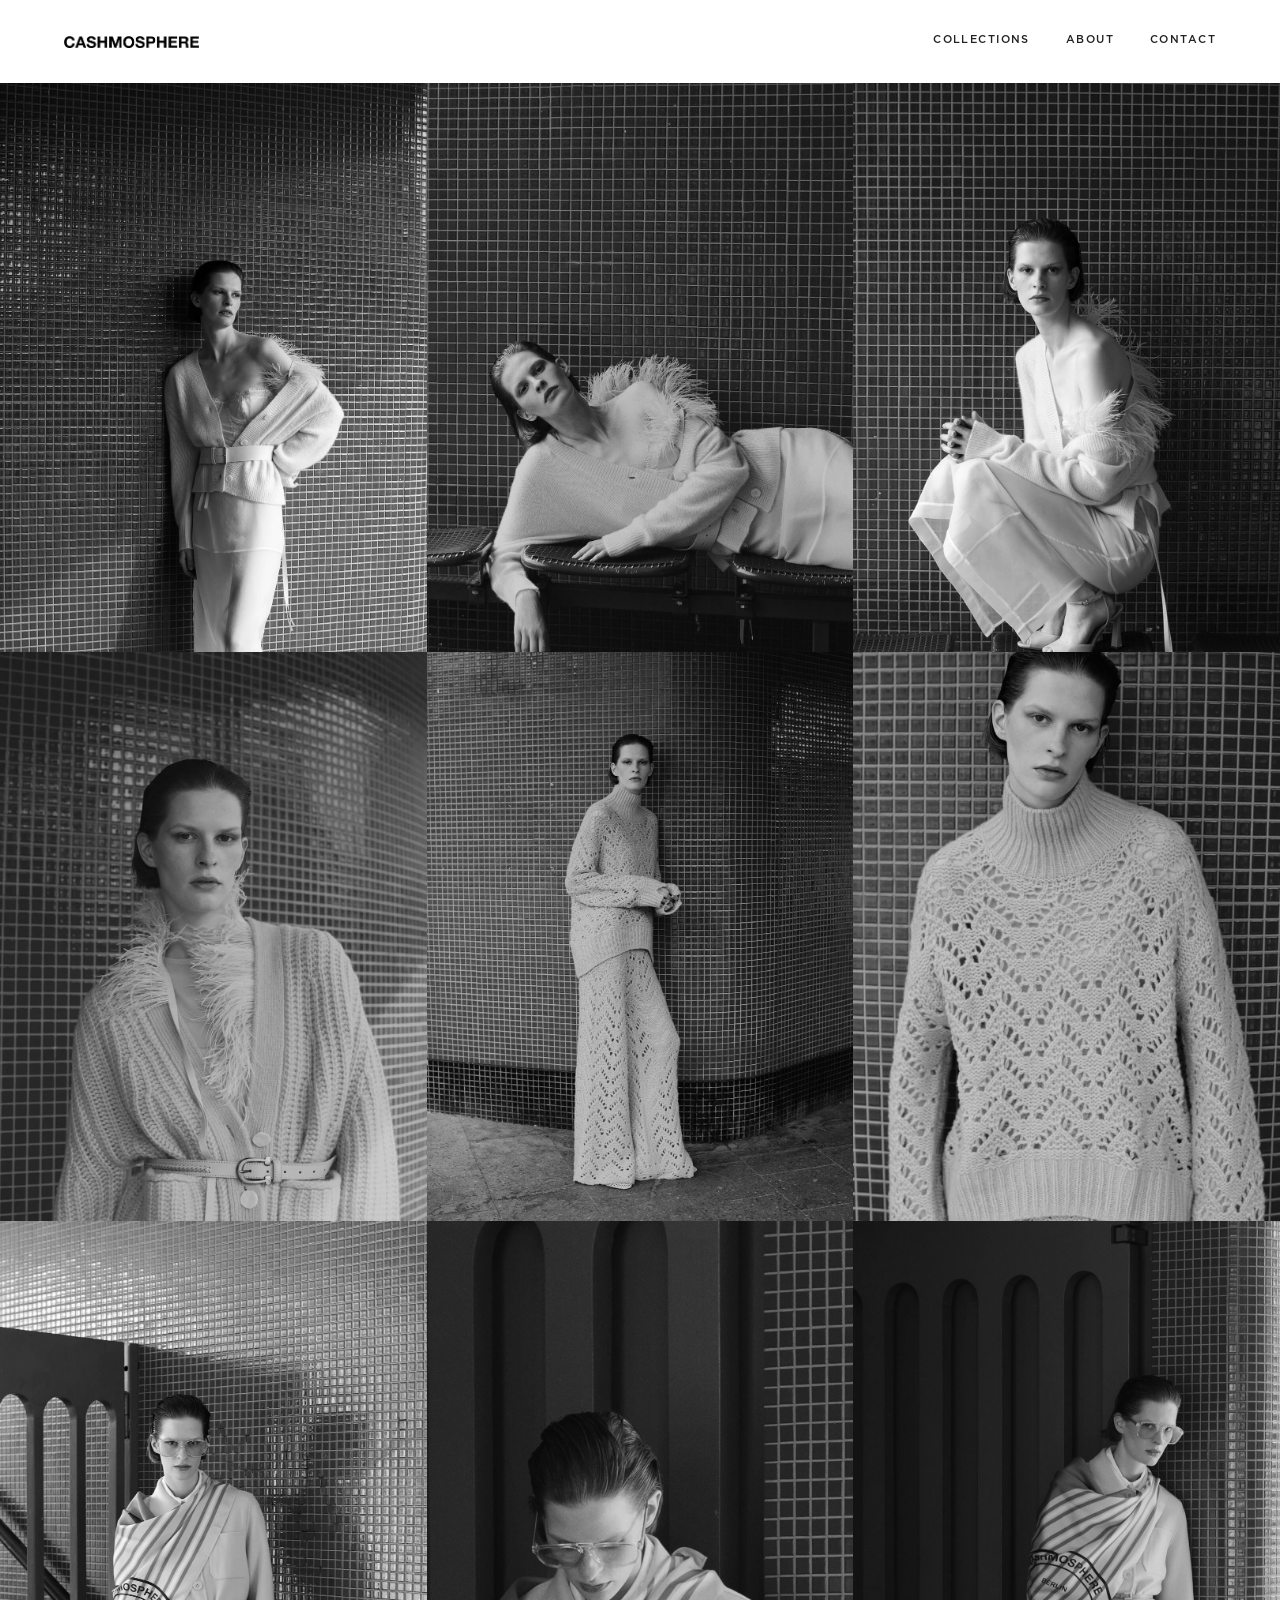
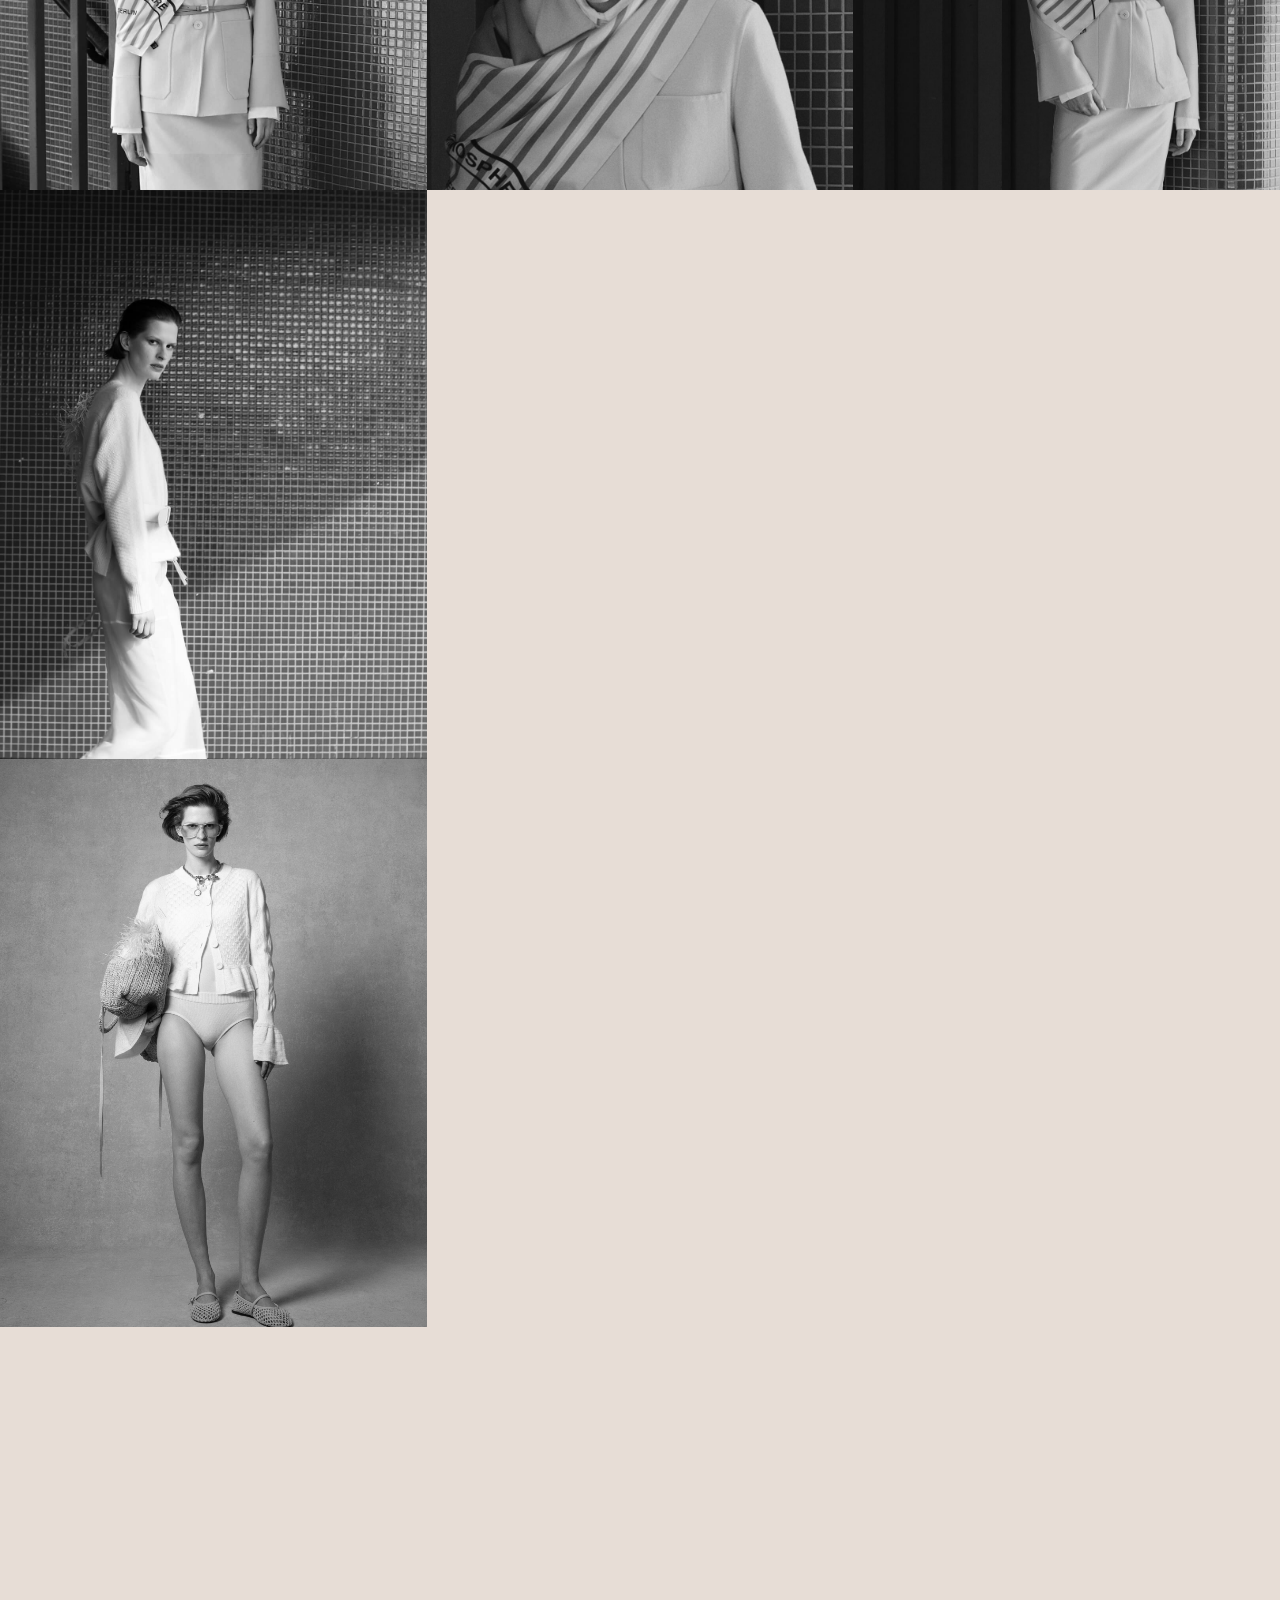
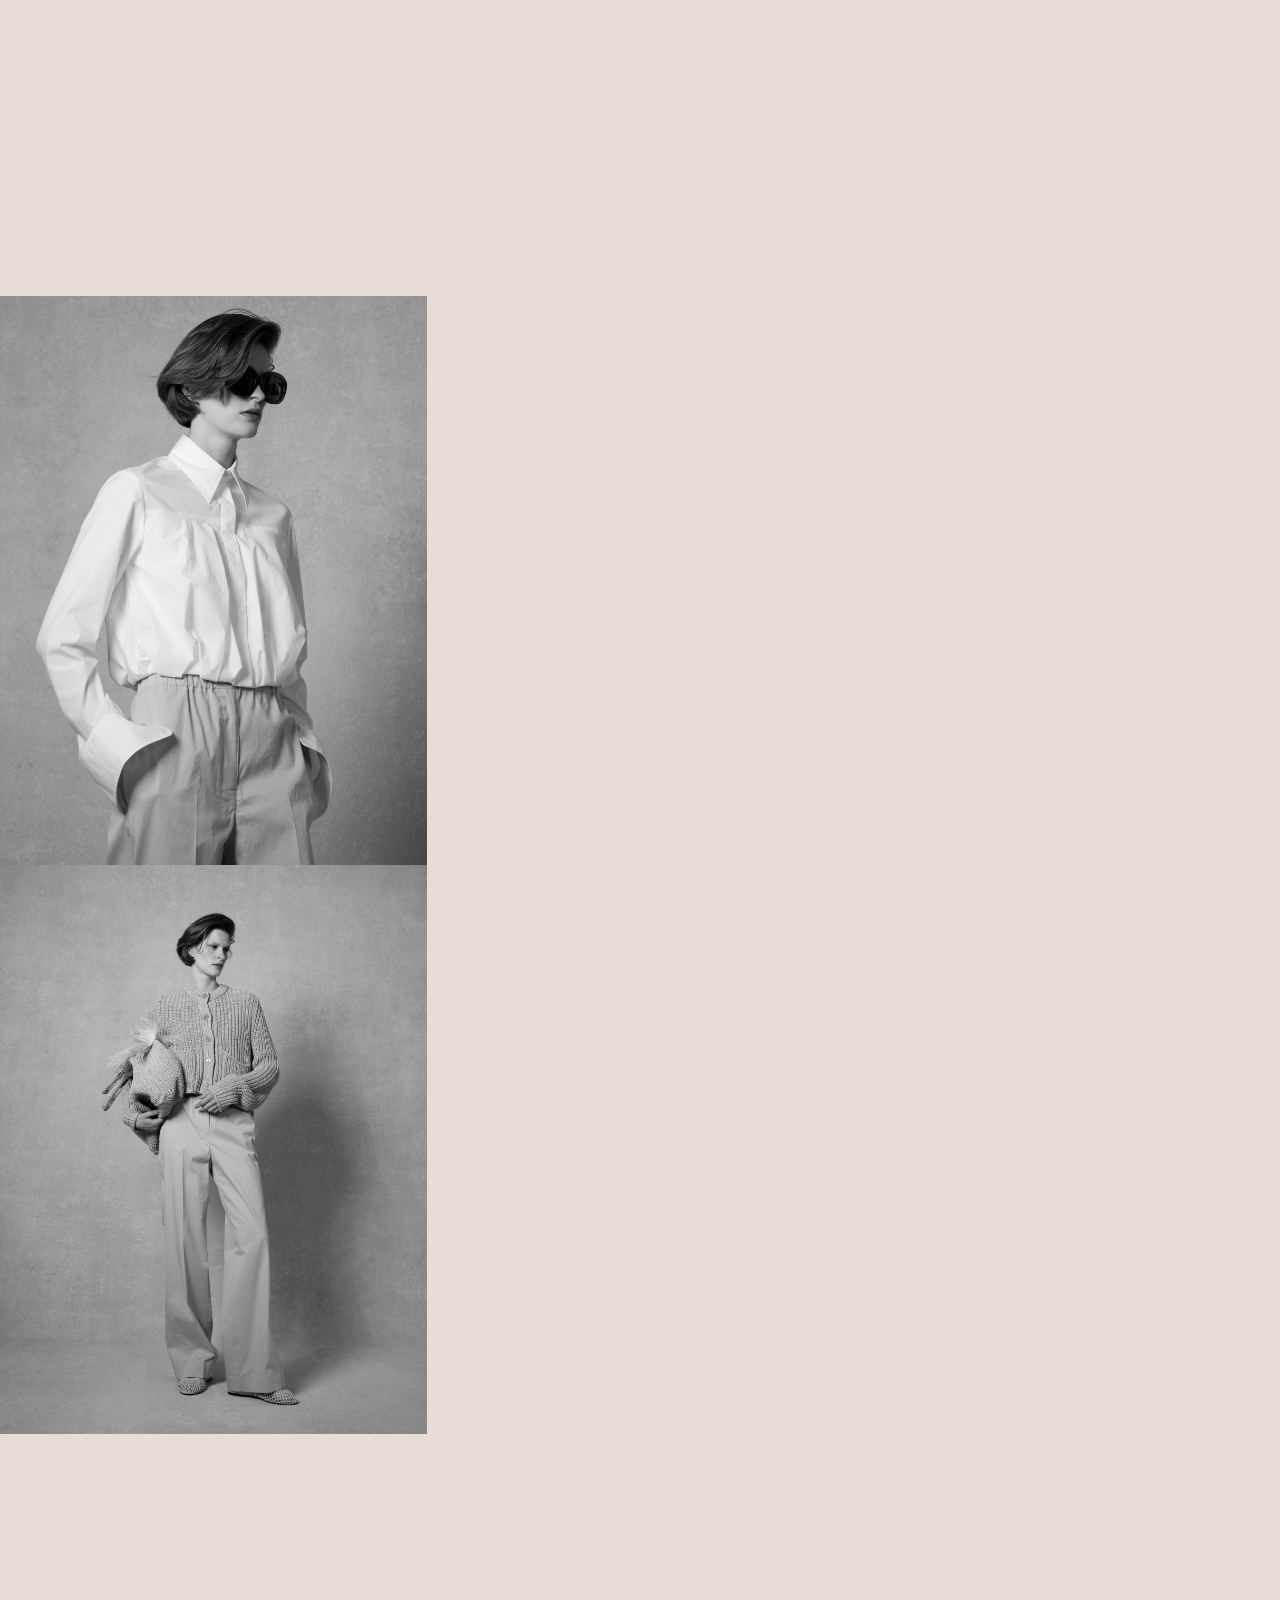
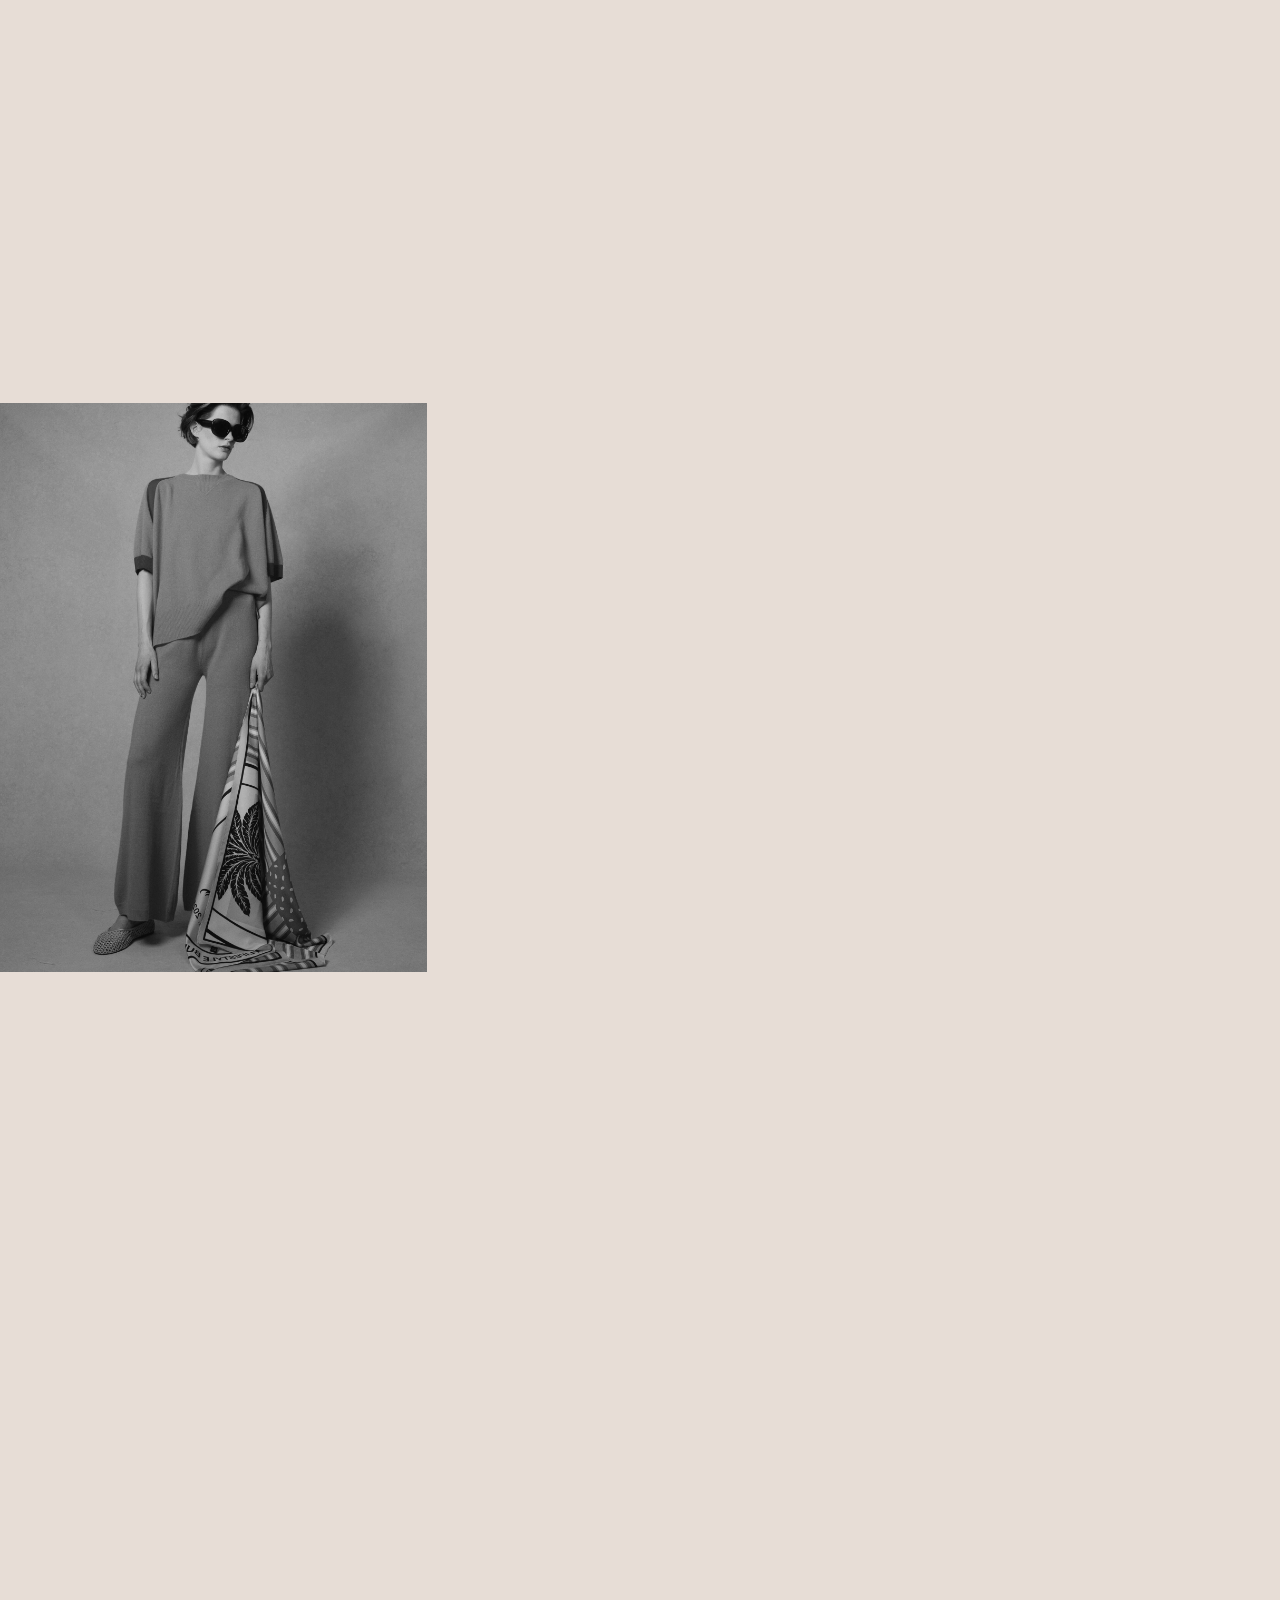
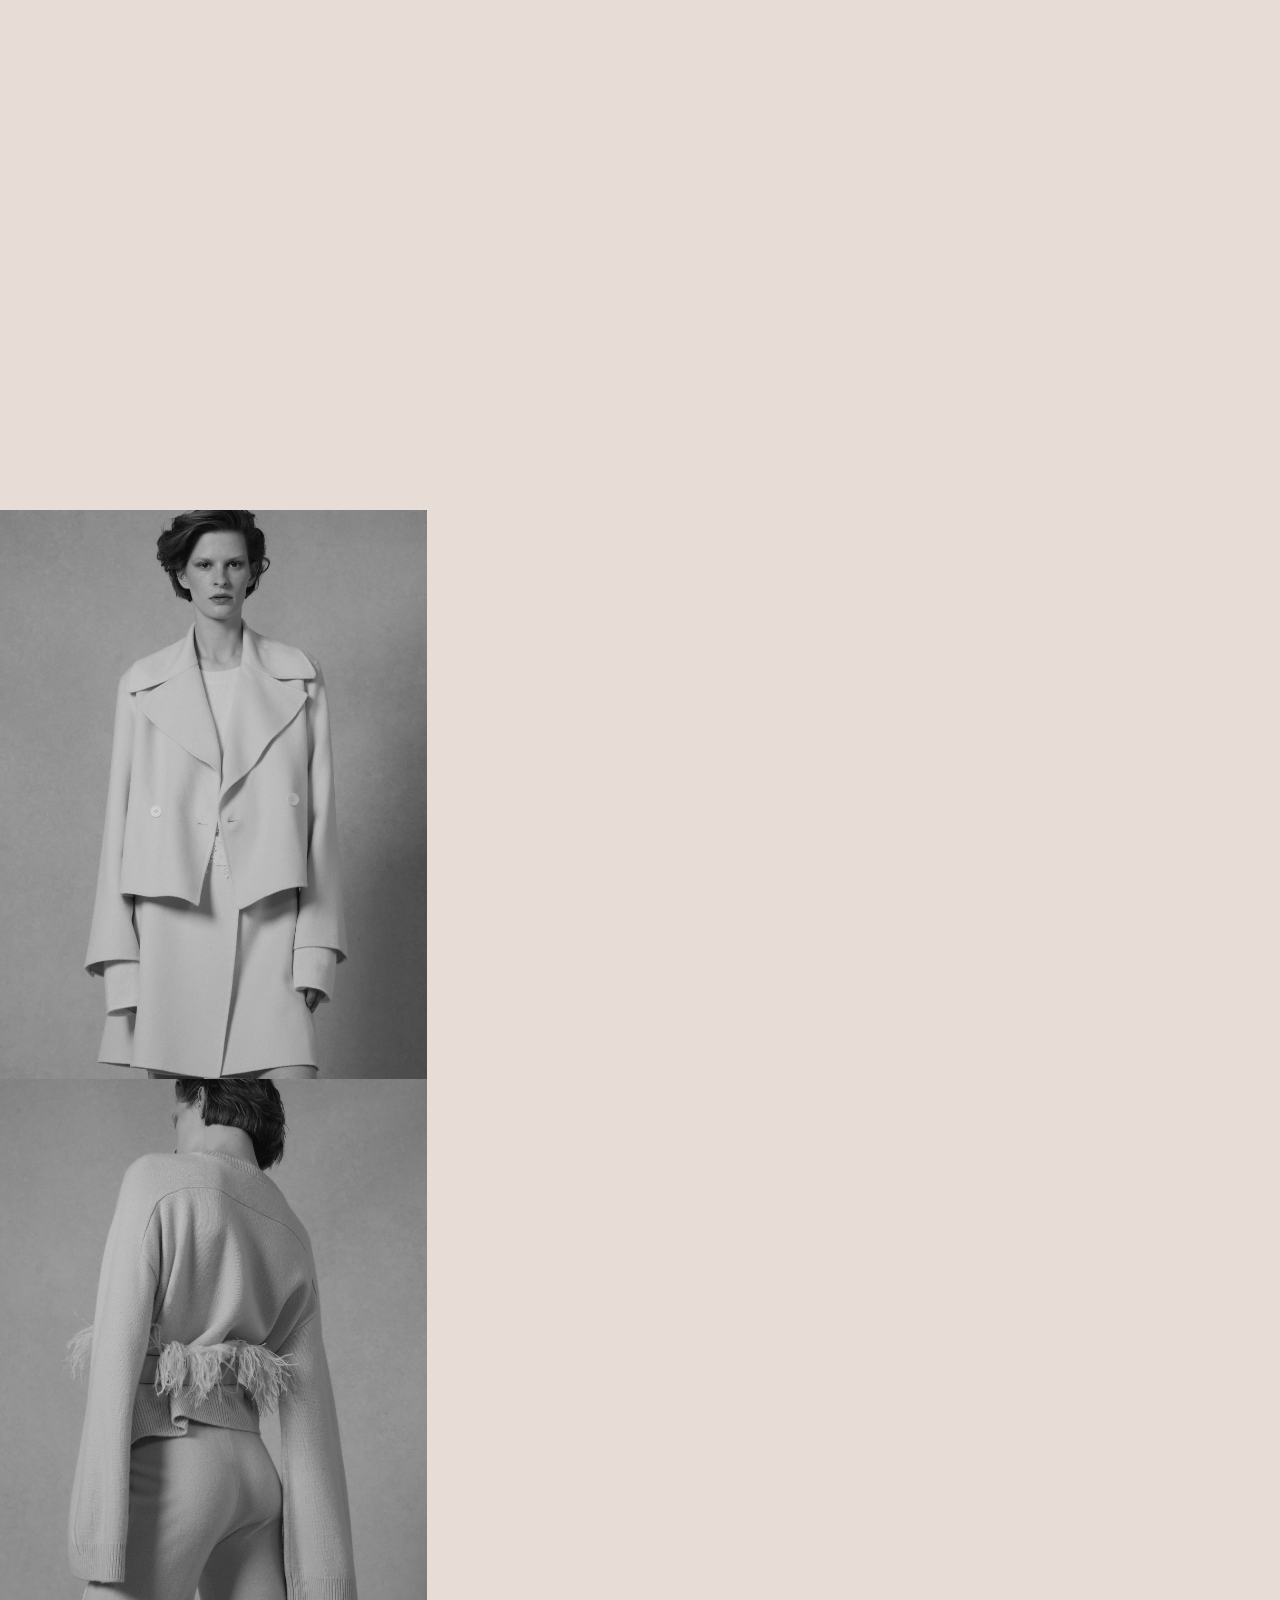
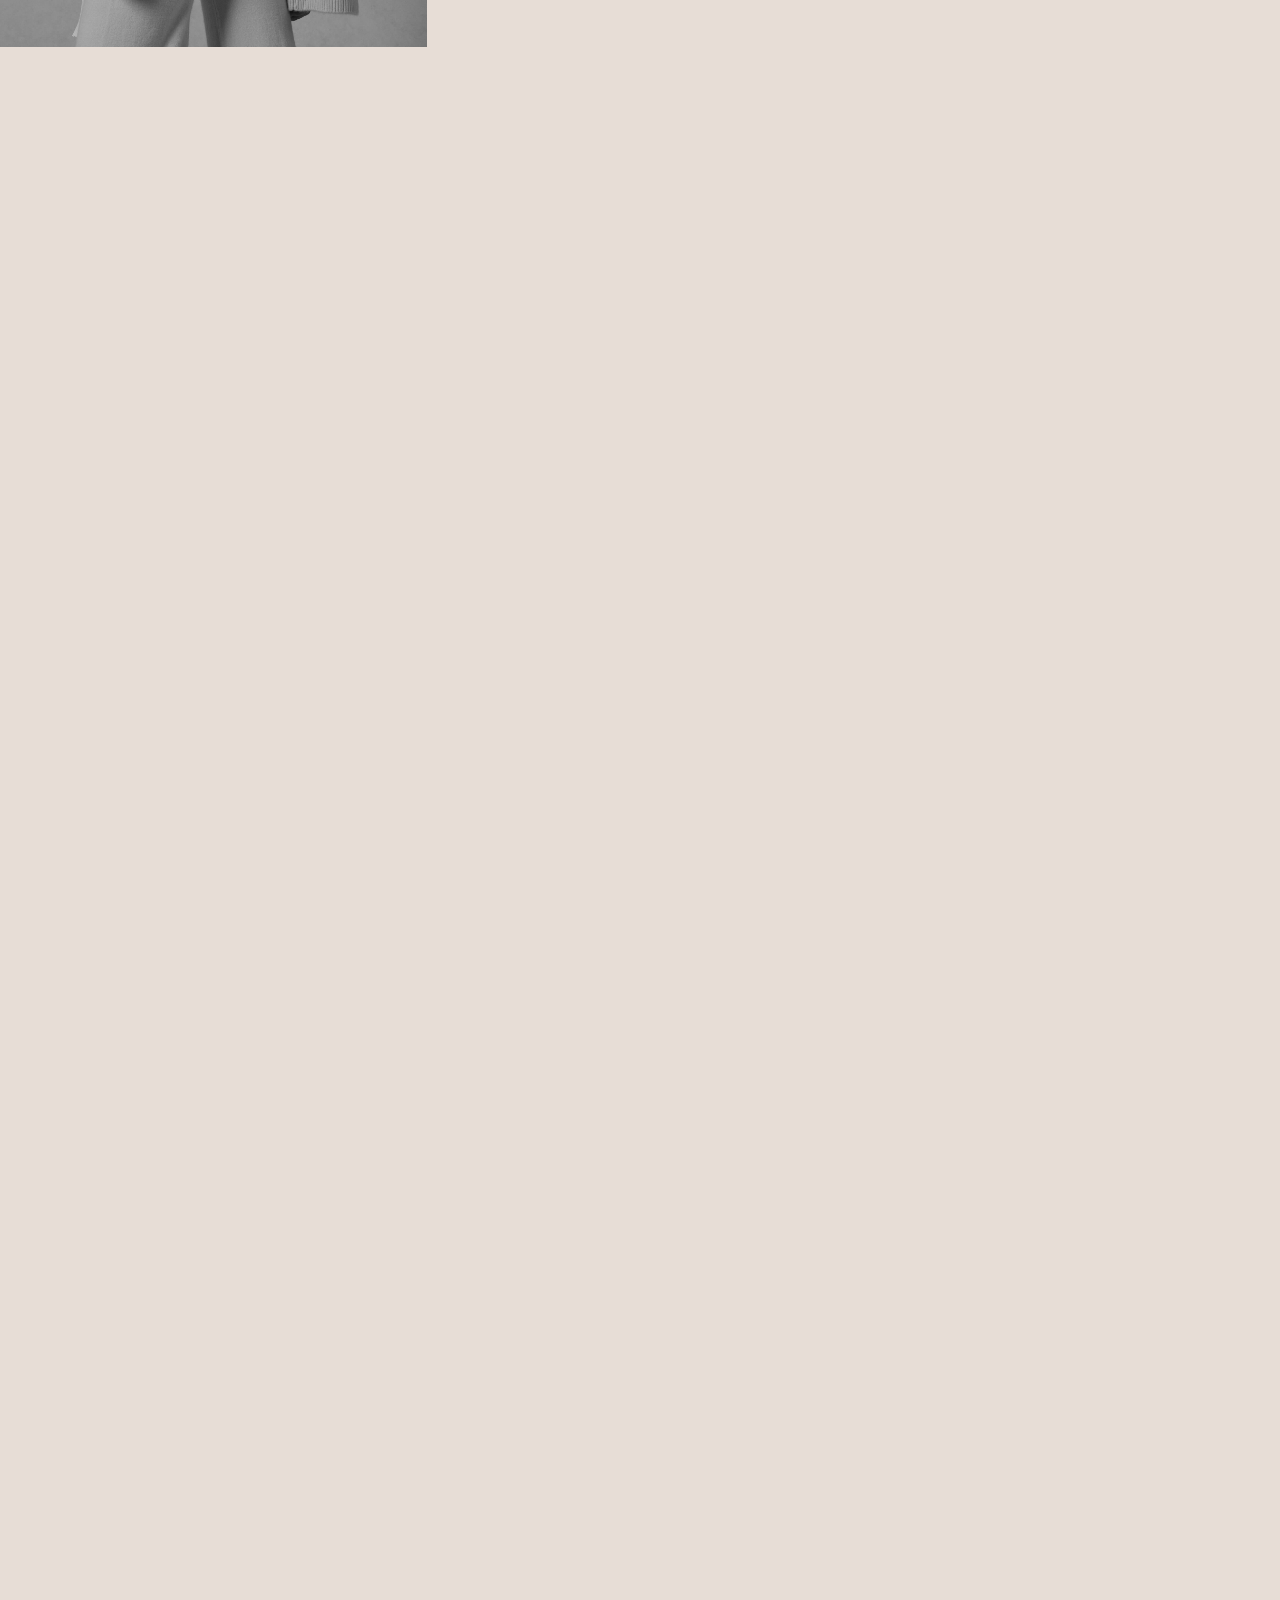
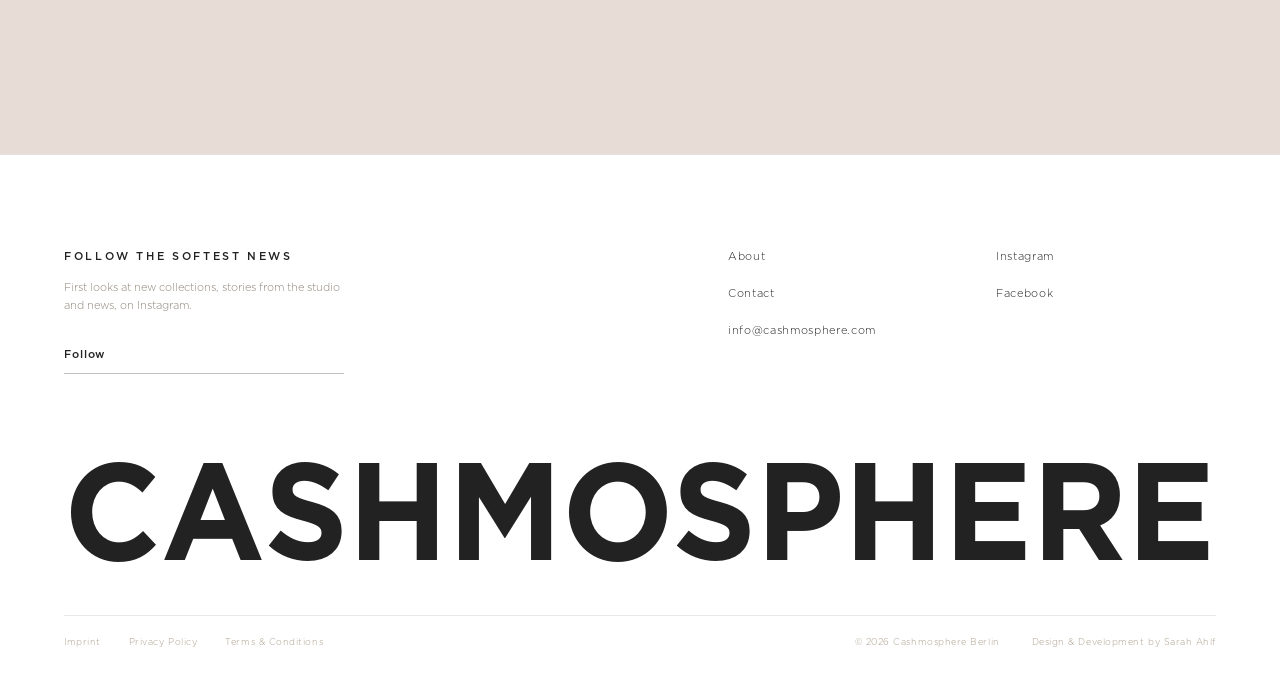
<file: collection-ss27.html>
<!DOCTYPE html>
<html lang="en">
<head>
  <meta charset="UTF-8">
  <meta name="viewport" content="width=device-width, initial-scale=1.0">
  <title>SS27 Collection — CASHMOSPHERE</title>
  <meta name="description" content="CASHMOSPHERE SS27: open pointelle knits, palm intarsia cardigans and printed scarves in butter yellow, powder pink and sky blue. Designed in Berlin.">
  <link rel="canonical" href="https://www.cashmosphere.com/collection-ss27">

  <!-- Favicon -->
  <link rel="icon" type="image/png" sizes="32x32" href="assets/favicon-32.png">
  <link rel="apple-touch-icon" sizes="180x180" href="assets/apple-touch-icon.png">

  <!-- Open Graph / social preview -->
  <meta property="og:type" content="website">
  <meta property="og:site_name" content="CASHMOSPHERE">
  <meta property="og:title" content="SS27 Collection — CASHMOSPHERE">
  <meta property="og:description" content="CASHMOSPHERE SS27: open pointelle knits, palm intarsia cardigans and printed scarves in butter yellow, powder pink and sky blue. Designed in Berlin.">
  <meta property="og:url" content="https://www.cashmosphere.com/collection-ss27">
  <meta property="og:image" content="https://www.cashmosphere.com/assets/og-image.jpg">
  <meta property="og:image:width" content="1200">
  <meta property="og:image:height" content="630">
  <meta property="og:locale" content="en_US">
  <meta name="twitter:card" content="summary_large_image">

  <link rel="stylesheet" href="css/style.css">
</head>
<body>

  <header class="collection-header">
    <a href="index.html"><img class="collection-header__logo" src="assets/logo.png" alt="Cashmosphere"></a>
    <nav class="collection-header__nav">
      <div class="cm-nav-dropdown">
        <a class="cm-nl" href="collection-aw26.html">Collections</a>
        <div class="cm-mega-menu">
          <div class="cm-mega-menu__topbar">
            <a href="index.html"><img src="assets/logo.png" alt="Cashmosphere"></a>
            <nav>
              <a href="collection-aw26.html" class="cm-nl is-active">Collections</a>
              <a href="about.html" class="cm-nl">About</a>
              <a href="contact.html" class="cm-nl">Contact</a>
            </nav>
          </div>
          <div class="cm-mega-menu__body">
            <div class="cm-mega-menu__list">
              <a href="collection-aw26.html">AW26</a>
              <a href="collection-ss27.html">SS27</a>
            </div>
            <div class="cm-mega-menu__previews">
              <a class="cm-mega-menu__preview" href="collection-aw26.html">
                <div class="cm-mega-menu__img"><img loading="lazy" decoding="async" src="assets/imagery/cm-hero.jpg" alt="AW26"></div>
                <span>AW26</span>
              </a>
              <a class="cm-mega-menu__preview" href="collection-ss27.html">
                <div class="cm-mega-menu__img"><img loading="lazy" decoding="async" src="assets/imagery/cm-ss27-04.jpg" alt="SS27"></div>
                <span>SS27</span>
              </a>
            </div>
          </div>
        </div>
      </div>
      <a class="cm-nl" href="about.html">About</a>
      <a class="cm-nl" href="contact.html">Contact</a>
    </nav>
    <button class="collection-header__hamburger" id="hamburger" aria-label="Menu" aria-expanded="false">
      <span></span><span></span><span></span>
    </button>
  </header>

  <div class="cm-menu" id="cmMenu" role="dialog" aria-modal="true" aria-label="Menu" aria-hidden="true" inert>
    <div class="cm-menu__top">
      <a class="cm-menu__logo" href="index.html"><img src="assets/logo.png" alt="Cashmosphere"></a>
      <button class="cm-menu__close" type="button" aria-label="Close menu"><span></span><span></span></button>
    </div>
    <div class="cm-menu__viewport">
      <div class="cm-menu__track">
        <div class="cm-menu__panel" data-panel="main">
          <ul class="cm-menu__list">
            <li><button class="cm-menu__item" type="button" data-open="collections" aria-expanded="false" aria-controls="cmMenuCollections">Collections <svg class="cm-menu__chev" viewBox="0 0 8 14" aria-hidden="true"><path d="M1 1l6 6-6 6" fill="none" stroke="currentColor" stroke-width="1.2"/></svg></button></li>
            <li><a class="cm-menu__item" href="about.html">About</a></li>
            <li><a class="cm-menu__item" href="contact.html">Contact</a></li>
          </ul>
        </div>
        <div class="cm-menu__panel" data-panel="collections" id="cmMenuCollections" inert>
          <button class="cm-menu__item cm-menu__back" type="button"><svg class="cm-menu__chev" viewBox="0 0 8 14" aria-hidden="true"><path d="M1 1l6 6-6 6" fill="none" stroke="currentColor" stroke-width="1.2"/></svg> Collections</button>
          <ul class="cm-menu__list">
            <li><a class="cm-menu__item" href="collection-aw26.html">AW26</a></li>
            <li><a class="cm-menu__item" href="collection-ss27.html" aria-current="page">SS27</a></li>
          </ul>
        </div>
      </div>
    </div>
  </div>

  <section class="collection-grid">
    <div class="collection-grid__item">
      <img class="collection-grid__photo" src="assets/imagery/cm-ss27-01.jpg" alt="SS27">
      <img class="collection-grid__logo" src="assets/logo-white.png" alt="">
    </div>
    <div class="collection-grid__item">
      <img class="collection-grid__photo" src="assets/imagery/cm-ss27-02.jpg" alt="SS27">
      <img class="collection-grid__logo" src="assets/logo-white.png" alt="">
    </div>
    <div class="collection-grid__item">
      <img class="collection-grid__photo" src="assets/imagery/cm-ss27-03.jpg" alt="SS27">
      <img class="collection-grid__logo" src="assets/logo-white.png" alt="">
    </div>
    <div class="collection-grid__item">
      <img class="collection-grid__photo" src="assets/imagery/cm-ss27-04.jpg" alt="SS27">
      <img class="collection-grid__logo" src="assets/logo-white.png" alt="">
    </div>
    <div class="collection-grid__item">
      <img loading="lazy" decoding="async" class="collection-grid__photo" src="assets/imagery/cm-ss27-05.jpg" alt="SS27">
      <img loading="lazy" decoding="async" class="collection-grid__logo" src="assets/logo-white.png" alt="">
    </div>
    <div class="collection-grid__item">
      <img loading="lazy" decoding="async" class="collection-grid__photo" src="assets/imagery/cm-ss27-06.jpg" alt="SS27">
      <img loading="lazy" decoding="async" class="collection-grid__logo" src="assets/logo-white.png" alt="">
    </div>
    <div class="collection-grid__item">
      <img loading="lazy" decoding="async" class="collection-grid__photo" src="assets/imagery/cm-ss27-07.jpg" alt="SS27">
      <img loading="lazy" decoding="async" class="collection-grid__logo" src="assets/logo-white.png" alt="">
    </div>
    <div class="collection-grid__item">
      <img loading="lazy" decoding="async" class="collection-grid__photo" src="assets/imagery/cm-ss27-08.jpg" alt="SS27">
      <img loading="lazy" decoding="async" class="collection-grid__logo" src="assets/logo-white.png" alt="">
    </div>
    <div class="collection-grid__item">
      <img loading="lazy" decoding="async" class="collection-grid__photo" src="assets/imagery/cm-ss27-09.jpg" alt="SS27">
      <img loading="lazy" decoding="async" class="collection-grid__logo" src="assets/logo-white.png" alt="">
    </div>
    <div class="collection-grid__item">
      <img loading="lazy" decoding="async" class="collection-grid__photo" src="assets/imagery/cm-ss27-10.jpg" alt="SS27">
      <img loading="lazy" decoding="async" class="collection-grid__logo" src="assets/logo-white.png" alt="">
    </div>
    <div class="collection-grid__item">
      <img loading="lazy" decoding="async" class="collection-grid__photo" src="assets/imagery/cm-ss27-11.jpg" alt="SS27">
      <img loading="lazy" decoding="async" class="collection-grid__logo" src="assets/logo-white.png" alt="">
    </div>
    <div class="collection-grid__item">
      <img loading="lazy" decoding="async" class="collection-grid__photo" src="assets/imagery/cm-ss27-12.jpg" alt="SS27">
      <img loading="lazy" decoding="async" class="collection-grid__logo" src="assets/logo-white.png" alt="">
    </div>
    <div class="collection-grid__item">
      <img loading="lazy" decoding="async" class="collection-grid__photo" src="assets/imagery/cm-ss27-13.jpg" alt="SS27">
      <img loading="lazy" decoding="async" class="collection-grid__logo" src="assets/logo-white.png" alt="">
    </div>
    <div class="collection-grid__item">
      <img loading="lazy" decoding="async" class="collection-grid__photo" src="assets/imagery/cm-ss27-14.jpg" alt="SS27">
      <img loading="lazy" decoding="async" class="collection-grid__logo" src="assets/logo-white.png" alt="">
    </div>
    <div class="collection-grid__item">
      <img loading="lazy" decoding="async" class="collection-grid__photo" src="assets/imagery/cm-ss27-15.jpg" alt="SS27">
      <img loading="lazy" decoding="async" class="collection-grid__logo" src="assets/logo-white.png" alt="">
    </div>
    <div class="collection-grid__item">
      <img loading="lazy" decoding="async" class="collection-grid__photo" src="assets/imagery/cm-ss27-16.jpg" alt="SS27">
      <img loading="lazy" decoding="async" class="collection-grid__logo" src="assets/logo-white.png" alt="">
    </div>
    <div class="collection-grid__item">
      <img loading="lazy" decoding="async" class="collection-grid__photo" src="assets/imagery/cm-ss27-17.jpg" alt="SS27">
      <img loading="lazy" decoding="async" class="collection-grid__logo" src="assets/logo-white.png" alt="">
    </div>
    <div class="collection-grid__item">
      <img loading="lazy" decoding="async" class="collection-grid__photo" src="assets/imagery/cm-ss27-18.jpg" alt="SS27">
      <img loading="lazy" decoding="async" class="collection-grid__logo" src="assets/logo-white.png" alt="">
    </div>
    <div class="collection-grid__item">
      <img loading="lazy" decoding="async" class="collection-grid__photo" src="assets/imagery/cm-ss27-19.jpg" alt="SS27">
      <img loading="lazy" decoding="async" class="collection-grid__logo" src="assets/logo-white.png" alt="">
    </div>
    <div class="collection-grid__item">
      <img loading="lazy" decoding="async" class="collection-grid__photo" src="assets/imagery/cm-ss27-20.jpg" alt="SS27">
      <img loading="lazy" decoding="async" class="collection-grid__logo" src="assets/logo-white.png" alt="">
    </div>
    <div class="collection-grid__item">
      <img loading="lazy" decoding="async" class="collection-grid__photo" src="assets/imagery/cm-ss27-21.jpg" alt="SS27">
      <img loading="lazy" decoding="async" class="collection-grid__logo" src="assets/logo-white.png" alt="">
    </div>
    <div class="collection-grid__item">
      <img loading="lazy" decoding="async" class="collection-grid__photo" src="assets/imagery/cm-ss27-22.jpg" alt="SS27">
      <img loading="lazy" decoding="async" class="collection-grid__logo" src="assets/logo-white.png" alt="">
    </div>
    <div class="collection-grid__item">
      <img loading="lazy" decoding="async" class="collection-grid__photo" src="assets/imagery/cm-ss27-23.jpg" alt="SS27">
      <img loading="lazy" decoding="async" class="collection-grid__logo" src="assets/logo-white.png" alt="">
    </div>
    <div class="collection-grid__item">
      <img loading="lazy" decoding="async" class="collection-grid__photo" src="assets/imagery/cm-ss27-24.jpg" alt="SS27">
      <img loading="lazy" decoding="async" class="collection-grid__logo" src="assets/logo-white.png" alt="">
    </div>
    <div class="collection-grid__item">
      <img loading="lazy" decoding="async" class="collection-grid__photo" src="assets/imagery/cm-ss27-25.jpg" alt="SS27">
      <img loading="lazy" decoding="async" class="collection-grid__logo" src="assets/logo-white.png" alt="">
    </div>
    <div class="collection-grid__item">
      <img loading="lazy" decoding="async" class="collection-grid__photo" src="assets/imagery/cm-ss27-26.jpg" alt="SS27">
      <img loading="lazy" decoding="async" class="collection-grid__logo" src="assets/logo-white.png" alt="">
    </div>
    <div class="collection-grid__item">
      <img loading="lazy" decoding="async" class="collection-grid__photo" src="assets/imagery/cm-ss27-27.jpg" alt="SS27">
      <img loading="lazy" decoding="async" class="collection-grid__logo" src="assets/logo-white.png" alt="">
    </div>
    <div class="collection-grid__item">
      <img loading="lazy" decoding="async" class="collection-grid__photo" src="assets/imagery/cm-ss27-28.jpg" alt="SS27">
      <img loading="lazy" decoding="async" class="collection-grid__logo" src="assets/logo-white.png" alt="">
    </div>
    <div class="collection-grid__item">
      <img loading="lazy" decoding="async" class="collection-grid__photo" src="assets/imagery/cm-ss27-29.jpg" alt="SS27">
      <img loading="lazy" decoding="async" class="collection-grid__logo" src="assets/logo-white.png" alt="">
    </div>
    <div class="collection-grid__item">
      <img loading="lazy" decoding="async" class="collection-grid__photo" src="assets/imagery/cm-ss27-30.jpg" alt="SS27">
      <img loading="lazy" decoding="async" class="collection-grid__logo" src="assets/logo-white.png" alt="">
    </div>
    <div class="collection-grid__item">
      <img loading="lazy" decoding="async" class="collection-grid__photo" src="assets/imagery/cm-ss27-31.jpg" alt="SS27">
      <img loading="lazy" decoding="async" class="collection-grid__logo" src="assets/logo-white.png" alt="">
    </div>
    <div class="collection-grid__item">
      <img loading="lazy" decoding="async" class="collection-grid__photo" src="assets/imagery/cm-ss27-32.jpg" alt="SS27">
      <img loading="lazy" decoding="async" class="collection-grid__logo" src="assets/logo-white.png" alt="">
    </div>
    <div class="collection-grid__item">
      <img loading="lazy" decoding="async" class="collection-grid__photo" src="assets/imagery/cm-ss27-33.jpg" alt="SS27">
      <img loading="lazy" decoding="async" class="collection-grid__logo" src="assets/logo-white.png" alt="">
    </div>
    <div class="collection-grid__item">
      <img loading="lazy" decoding="async" class="collection-grid__photo" src="assets/imagery/cm-ss27-34.jpg" alt="SS27">
      <img loading="lazy" decoding="async" class="collection-grid__logo" src="assets/logo-white.png" alt="">
    </div>
    <div class="collection-grid__item">
      <img loading="lazy" decoding="async" class="collection-grid__photo" src="assets/imagery/cm-ss27-35.jpg" alt="SS27">
      <img loading="lazy" decoding="async" class="collection-grid__logo" src="assets/logo-white.png" alt="">
    </div>
    <div class="collection-grid__item">
      <img loading="lazy" decoding="async" class="collection-grid__photo" src="assets/imagery/cm-ss27-36.jpg" alt="SS27">
      <img loading="lazy" decoding="async" class="collection-grid__logo" src="assets/logo-white.png" alt="">
    </div>
    <div class="collection-grid__item">
      <img loading="lazy" decoding="async" class="collection-grid__photo" src="assets/imagery/cm-ss27-37.jpg" alt="SS27">
      <img loading="lazy" decoding="async" class="collection-grid__logo" src="assets/logo-white.png" alt="">
    </div>
    <div class="collection-grid__item">
      <img loading="lazy" decoding="async" class="collection-grid__photo" src="assets/imagery/cm-ss27-38.jpg" alt="SS27">
      <img loading="lazy" decoding="async" class="collection-grid__logo" src="assets/logo-white.png" alt="">
    </div>
    <div class="collection-grid__item">
      <img loading="lazy" decoding="async" class="collection-grid__photo" src="assets/imagery/cm-ss27-39.jpg" alt="SS27">
      <img loading="lazy" decoding="async" class="collection-grid__logo" src="assets/logo-white.png" alt="">
    </div>
    <div class="collection-grid__item">
      <img loading="lazy" decoding="async" class="collection-grid__photo" src="assets/imagery/cm-ss27-40.jpg" alt="SS27">
      <img loading="lazy" decoding="async" class="collection-grid__logo" src="assets/logo-white.png" alt="">
    </div>
    <div class="collection-grid__item">
      <img loading="lazy" decoding="async" class="collection-grid__photo" src="assets/imagery/cm-ss27-41.jpg" alt="SS27">
      <img loading="lazy" decoding="async" class="collection-grid__logo" src="assets/logo-white.png" alt="">
    </div>
    <div class="collection-grid__item">
      <img loading="lazy" decoding="async" class="collection-grid__photo" src="assets/imagery/cm-ss27-42.jpg" alt="SS27">
      <img loading="lazy" decoding="async" class="collection-grid__logo" src="assets/logo-white.png" alt="">
    </div>
    <div class="collection-grid__item">
      <img loading="lazy" decoding="async" class="collection-grid__photo" src="assets/imagery/cm-ss27-43.jpg" alt="SS27">
      <img loading="lazy" decoding="async" class="collection-grid__logo" src="assets/logo-white.png" alt="">
    </div>
    <div class="collection-grid__item">
      <img loading="lazy" decoding="async" class="collection-grid__photo" src="assets/imagery/cm-ss27-44.jpg" alt="SS27">
      <img loading="lazy" decoding="async" class="collection-grid__logo" src="assets/logo-white.png" alt="">
    </div>
    <div class="collection-grid__item">
      <img loading="lazy" decoding="async" class="collection-grid__photo" src="assets/imagery/cm-ss27-45.jpg" alt="SS27">
      <img loading="lazy" decoding="async" class="collection-grid__logo" src="assets/logo-white.png" alt="">
    </div>
    <div class="collection-grid__item">
      <img loading="lazy" decoding="async" class="collection-grid__photo" src="assets/imagery/cm-ss27-46.jpg" alt="SS27">
      <img loading="lazy" decoding="async" class="collection-grid__logo" src="assets/logo-white.png" alt="">
    </div>
    <div class="collection-grid__item">
      <img loading="lazy" decoding="async" class="collection-grid__photo" src="assets/imagery/cm-ss27-47.jpg" alt="SS27">
      <img loading="lazy" decoding="async" class="collection-grid__logo" src="assets/logo-white.png" alt="">
    </div>
    <div class="collection-grid__item">
      <img loading="lazy" decoding="async" class="collection-grid__photo" src="assets/imagery/cm-ss27-48.jpg" alt="SS27">
      <img loading="lazy" decoding="async" class="collection-grid__logo" src="assets/logo-white.png" alt="">
    </div>
    <div class="collection-grid__item">
      <img loading="lazy" decoding="async" class="collection-grid__photo" src="assets/imagery/cm-ss27-49.jpg" alt="SS27">
      <img loading="lazy" decoding="async" class="collection-grid__logo" src="assets/logo-white.png" alt="">
    </div>
    <div class="collection-grid__item">
      <img loading="lazy" decoding="async" class="collection-grid__photo" src="assets/imagery/cm-ss27-50.jpg" alt="SS27">
      <img loading="lazy" decoding="async" class="collection-grid__logo" src="assets/logo-white.png" alt="">
    </div>
    <div class="collection-grid__item">
      <img loading="lazy" decoding="async" class="collection-grid__photo" src="assets/imagery/cm-ss27-51.jpg" alt="SS27">
      <img loading="lazy" decoding="async" class="collection-grid__logo" src="assets/logo-white.png" alt="">
    </div>
  </section>

  <footer id="footer" class="footer">
    <div class="footer__grid">
      <div class="footer__newsletter">
        <h3 class="footer__newsletter-heading">Follow the softest news</h3>
        <p class="footer__newsletter-body">
          First looks at new collections, stories from the studio and news, on Instagram.
        </p>
        <a class="footer__form footer__form--ig" href="https://www.instagram.com/cashmosphere__/" target="_blank" rel="noopener" aria-label="Follow Cashmosphere on Instagram">
          <span class="footer__input">@cashmosphere__</span>
          <span class="footer__submit">Follow</span>
        </a>
      </div>
      <nav class="footer__nav" aria-label="Footer navigation">
        <a class="cm-fl" href="about.html">About</a>
        <a class="cm-fl" href="contact.html">Contact</a>
        <a class="cm-fl" href="mailto:info@cashmosphere.com">info@cashmosphere.com</a>
      </nav>
      <nav class="footer__nav" aria-label="Social media">
        <a class="cm-fl" href="https://www.instagram.com/cashmosphere__/" target="_blank" rel="noopener">Instagram</a>
        <a class="cm-fl" href="https://www.facebook.com/cashmosphere" target="_blank" rel="noopener">Facebook</a>
      </nav>
    </div>

    <svg class="footer__wordmark" viewBox="0 0 1000 108" preserveAspectRatio="xMinYMid meet" aria-hidden="true">
      <text x="0" y="92" textLength="1000" lengthAdjust="spacingAndGlyphs"
        style="font-family:'Gotham','Century Gothic',Arial,sans-serif;font-weight:700;font-size:120px;fill:#222">CASHMOSPHERE</text>
    </svg>

    <div class="footer__legal">
      <nav class="footer__legal-nav" aria-label="Legal">
        <a class="cm-fl footer__legal-link" href="imprint.html">Imprint</a>
        <a class="cm-fl footer__legal-link" href="privacy.html">Privacy Policy</a>
        <a class="cm-fl footer__legal-link" href="terms.html">Terms &amp; Conditions</a>
      </nav>
      <span class="footer__copyright">© 2026 Cashmosphere Berlin<span class="footer__credit">Design &amp; Development by Sarah Ahlf</span></span>
    </div>
  </footer>

  <script>
    (function () {
      var menu = document.getElementById('cmMenu');
      if (!menu) return;
      var burgers  = ['hamburger'].map(function (id) { return document.getElementById(id); }).filter(Boolean);
      var closeBtn = menu.querySelector('.cm-menu__close');
      var main     = menu.querySelector('[data-panel="main"]');
      var sub      = menu.querySelector('[data-panel="collections"]');
      var openSub  = menu.querySelector('[data-open="collections"]');
      var back     = menu.querySelector('.cm-menu__back');
      var trigger  = null;

      function showSub(on, kb) {
        menu.classList.toggle('is-sub', on);
        openSub.setAttribute('aria-expanded', String(on));
        main.inert = on;
        sub.inert = !on;
        if (kb) (on ? back : openSub).focus({ preventScroll: true });
      }

      function setOpen(open, kb) {
        menu.classList.toggle('open', open);
        menu.classList.remove('is-sub');
        menu.setAttribute('aria-hidden', String(!open));
        menu.inert = !open;
        main.inert = false;
        sub.inert = true;
        openSub.setAttribute('aria-expanded', 'false');
        document.body.classList.toggle('nav-open', open);
        burgers.forEach(function (b) { b.setAttribute('aria-expanded', String(open)); });
        /* Move focus only for keyboard users (no focus ring on tap) */
        if (open && kb) closeBtn.focus({ preventScroll: true });
        else if (!open && kb && trigger) trigger.focus({ preventScroll: true });
      }

      burgers.forEach(function (b) {
        b.addEventListener('click', function (e) { trigger = b; setOpen(true, e.detail === 0); });
      });
      closeBtn.addEventListener('click', function (e) { setOpen(false, e.detail === 0); });
      openSub.addEventListener('click', function (e) { showSub(true, e.detail === 0); });
      back.addEventListener('click', function (e) { showSub(false, e.detail === 0); });
      menu.querySelectorAll('a').forEach(function (a) {
        a.addEventListener('click', function () { setOpen(false); });
      });
      document.addEventListener('keydown', function (e) {
        if (e.key === 'Escape' && menu.classList.contains('open')) setOpen(false, true);
      });
      var burgerMQ = window.matchMedia('(max-width: 1024px), (max-width: 1366px) and (hover: none) and (pointer: coarse)');
      burgerMQ.addEventListener('change', function (e) {
        if (!e.matches && menu.classList.contains('open')) setOpen(false);
      });
    })();
  </script>

  <!-- ============================================================
       JS — Touch devices: B/W -> colour + logo when an image reaches
       the centre band of the screen (desktop keeps hover)
       ============================================================ -->
  <script>
    (function () {
      if (!('IntersectionObserver' in window)) return;
      document.documentElement.classList.add('cm-io');
      var items = document.querySelectorAll('.cm-reveal, .collection-grid__item');
      var io = new IntersectionObserver(function (entries) {
        entries.forEach(function (e) {
          e.target.classList.toggle('is-focus', e.isIntersecting);
        });
      }, { rootMargin: '-35% 0px -35% 0px', threshold: 0 });
      items.forEach(function (el) { io.observe(el); });
    })();
  </script>

  <!-- ============================================================
       JS — Header hides on scroll-down, returns on scroll-up
       ============================================================ -->
  <script>
    (function () {
      var header = document.querySelector('.collection-header');
      if (!header) return;
      var last = window.scrollY, ticking = false;
      function update() {
        ticking = false;
        if (document.body.classList.contains('nav-open')) return;
        var y = window.scrollY;
        if (y <= header.offsetHeight) {
          header.classList.remove('is-hidden'); last = y;
        } else if (y > last + 5) {
          header.classList.add('is-hidden'); last = y;
        } else if (y < last - 5) {
          header.classList.remove('is-hidden'); last = y;
        }
      }
      window.addEventListener('scroll', function () {
        if (!ticking) { ticking = true; requestAnimationFrame(update); }
      }, { passive: true });
      /* Keyboard users: header comes back when it receives focus */
      header.addEventListener('focusin', function () { header.classList.remove('is-hidden'); });
    })();
  </script>

  <!-- ============================================================
       JS — Touch screens with the desktop nav (e.g. large touch
       displays, DevTools device mode): first tap on "Collections"
       opens the mega menu, second tap follows the link
       ============================================================ -->
  <script>
    (function () {
      var noHover = window.matchMedia('(hover: none)');
      var drops = document.querySelectorAll('.cm-nav-dropdown');
      drops.forEach(function (d) {
        var trigger = d.querySelector(':scope > .cm-nl');
        if (!trigger) return;
        var href = trigger.getAttribute('href');
        /* On touch the menu fades in under the finger, so the tap can land
           on the "Collections" link in the menu's own top bar instead of
           the trigger — treat both as the same control */
        d.addEventListener('click', function (e) {
          if (!noHover.matches || d.classList.contains('is-open')) return;
          var link = e.target.closest('a');
          if (!link) return;
          var isTrigger = link === trigger ||
            (link.closest('.cm-mega-menu__topbar') && link.getAttribute('href') === href);
          if (!isTrigger) return;
          e.preventDefault();
          drops.forEach(function (o) { o.classList.remove('is-open'); });
          d.classList.add('is-open');
        }, true);
      });
      document.addEventListener('click', function (e) {
        drops.forEach(function (d) {
          if (d.classList.contains('is-open') && !d.contains(e.target)) d.classList.remove('is-open');
        });
      });
      document.addEventListener('keydown', function (e) {
        if (e.key === 'Escape') drops.forEach(function (d) { d.classList.remove('is-open'); });
      });
    })();
  </script>

</body>
</html>
</file>
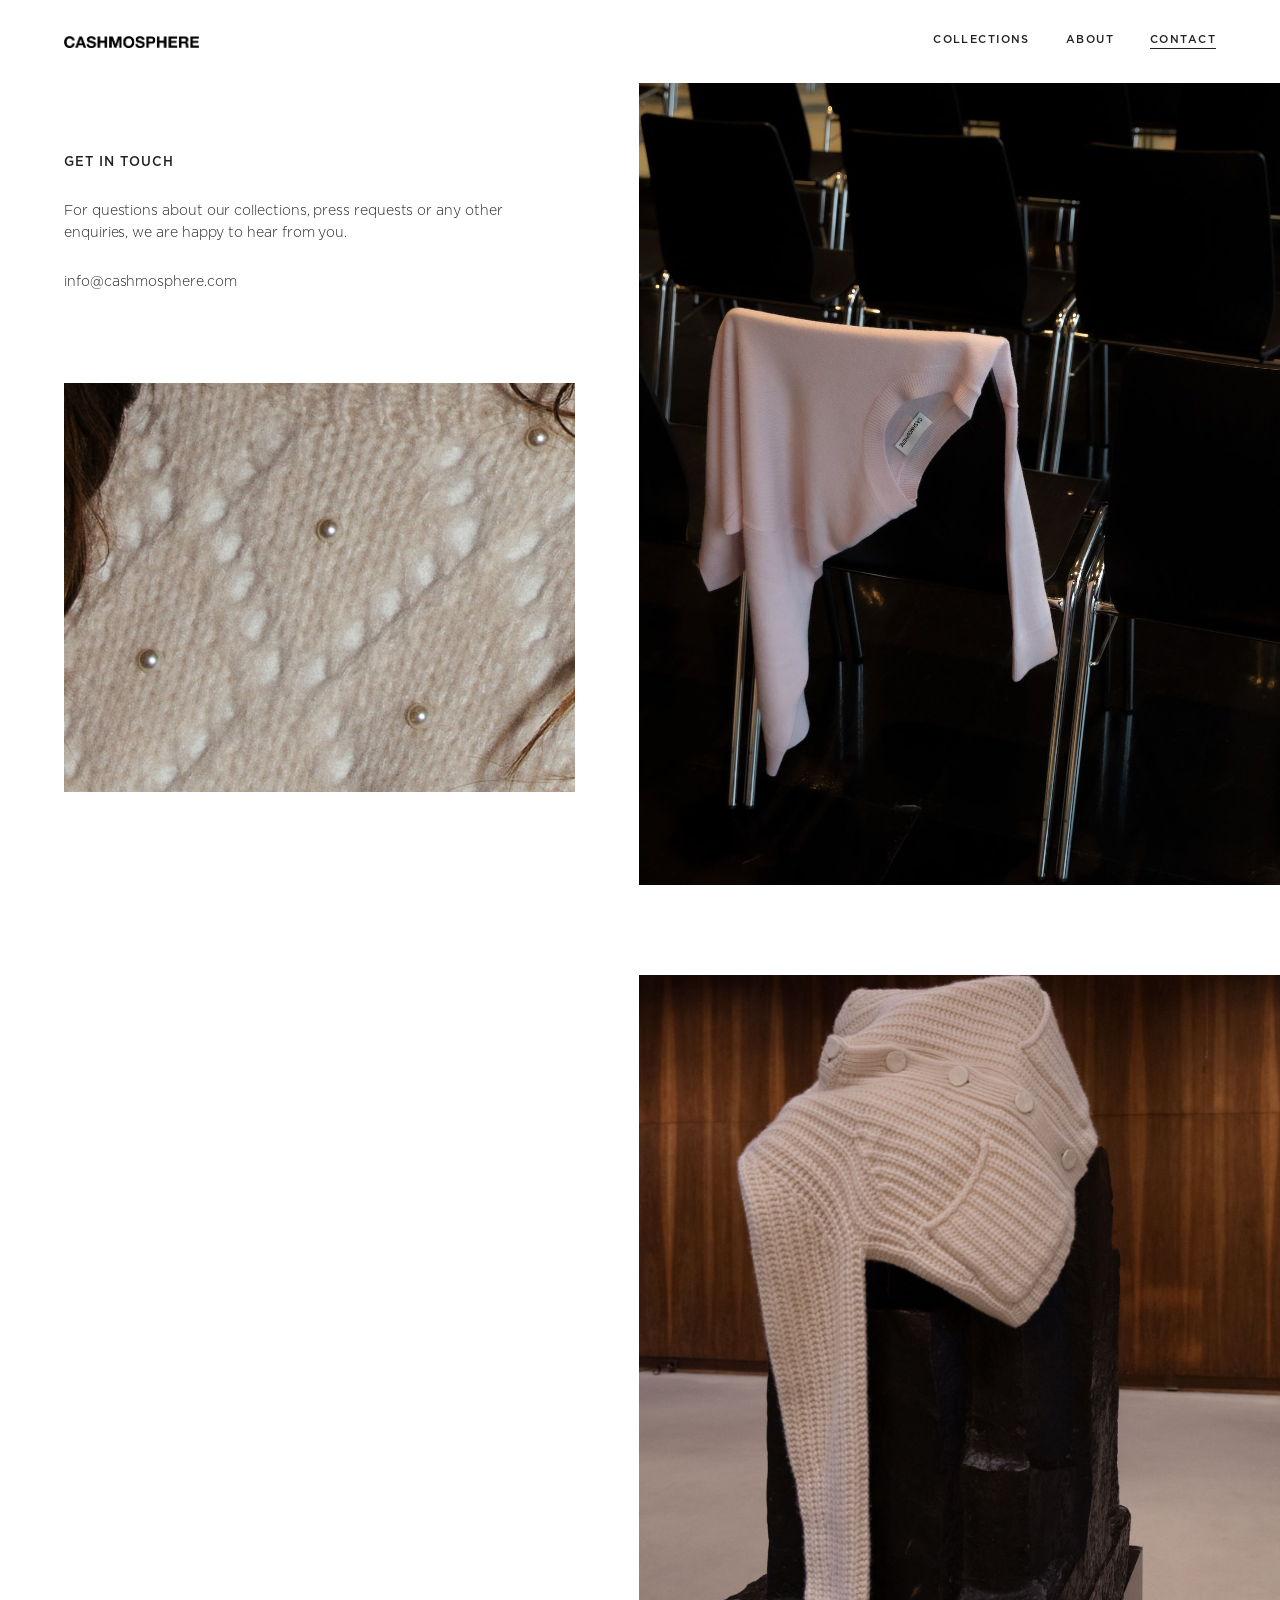
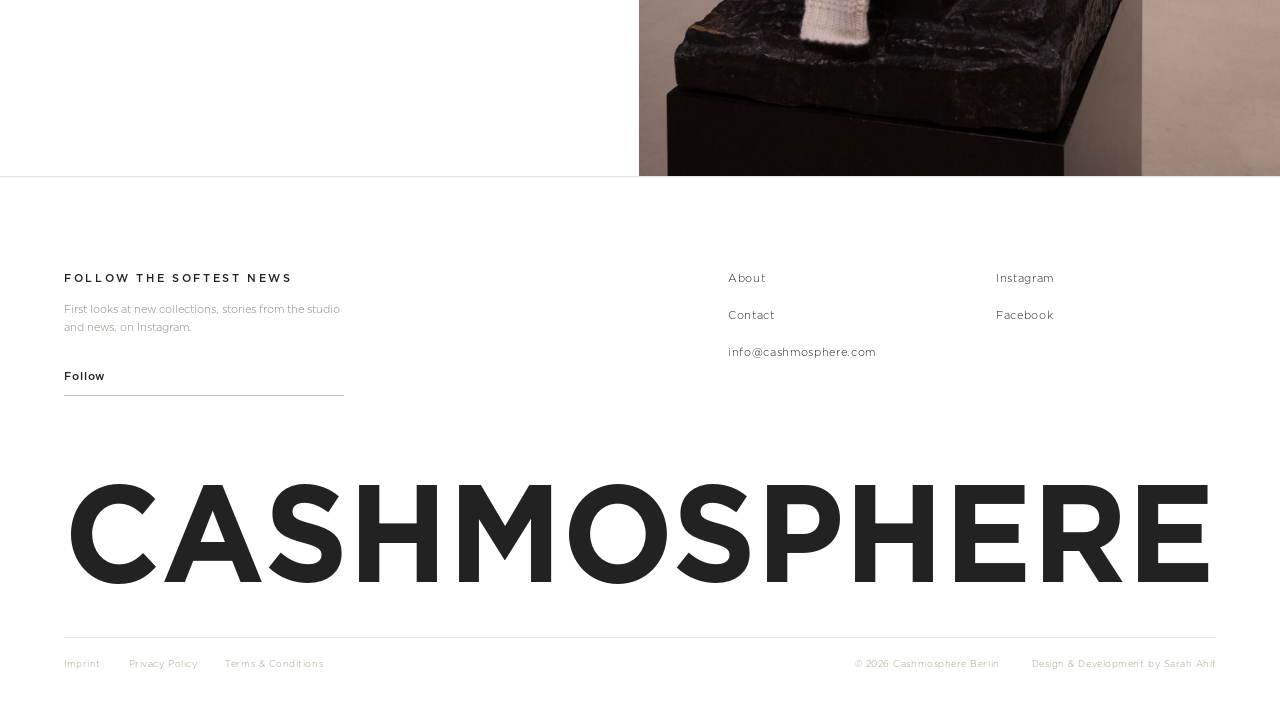
<file: contact.html>
<!DOCTYPE html>
<html lang="en">
<head>
  <meta charset="UTF-8">
  <meta name="viewport" content="width=device-width, initial-scale=1.0">
  <title>Contact — CASHMOSPHERE</title>
  <meta name="description" content="Get in touch with CASHMOSPHERE, Berlin, for questions about our collections, press requests and general enquiries.">
  <link rel="canonical" href="https://www.cashmosphere.com/contact">

  <!-- Favicon -->
  <link rel="icon" type="image/png" sizes="32x32" href="assets/favicon-32.png">
  <link rel="apple-touch-icon" sizes="180x180" href="assets/apple-touch-icon.png">

  <!-- Open Graph / social preview -->
  <meta property="og:type" content="website">
  <meta property="og:site_name" content="CASHMOSPHERE">
  <meta property="og:title" content="Contact — CASHMOSPHERE">
  <meta property="og:description" content="Get in touch with CASHMOSPHERE, Berlin, for questions about our collections, press requests and general enquiries.">
  <meta property="og:url" content="https://www.cashmosphere.com/contact">
  <meta property="og:image" content="https://www.cashmosphere.com/assets/og-image.jpg">
  <meta property="og:image:width" content="1200">
  <meta property="og:image:height" content="630">
  <meta property="og:locale" content="en_US">
  <meta name="twitter:card" content="summary_large_image">

  <link rel="stylesheet" href="css/style.css">
</head>
<body>

  <header class="collection-header">
    <a href="index.html"><img class="collection-header__logo" src="assets/logo.png" alt="Cashmosphere"></a>
    <nav class="collection-header__nav">
      <div class="cm-nav-dropdown">
        <a class="cm-nl" href="collection-aw26.html">Collections</a>
        <div class="cm-mega-menu">
          <div class="cm-mega-menu__topbar">
            <a href="index.html"><img src="assets/logo.png" alt="Cashmosphere"></a>
            <nav>
              <a href="collection-aw26.html" class="cm-nl">Collections</a>
              <a href="about.html" class="cm-nl">About</a>
              <a href="contact.html" class="cm-nl is-active">Contact</a>
            </nav>
          </div>
          <div class="cm-mega-menu__body">
            <div class="cm-mega-menu__list">
              <a href="collection-aw26.html">AW26</a>
              <a href="collection-ss27.html">SS27</a>
            </div>
            <div class="cm-mega-menu__previews">
              <a class="cm-mega-menu__preview" href="collection-aw26.html">
                <div class="cm-mega-menu__img"><img loading="lazy" decoding="async" src="assets/imagery/cm-hero.jpg" alt="AW26"></div>
                <span>AW26</span>
              </a>
              <a class="cm-mega-menu__preview" href="collection-ss27.html">
                <div class="cm-mega-menu__img"><img loading="lazy" decoding="async" src="assets/imagery/cm-ss27-04.jpg" alt="SS27"></div>
                <span>SS27</span>
              </a>
            </div>
          </div>
        </div>
      </div>
      <a class="cm-nl" href="about.html">About</a>
      <a class="cm-nl is-active" href="contact.html">Contact</a>
    </nav>
    <button class="collection-header__hamburger" id="hamburger" aria-label="Menu" aria-expanded="false">
      <span></span><span></span><span></span>
    </button>
  </header>

  <div class="cm-menu" id="cmMenu" role="dialog" aria-modal="true" aria-label="Menu" aria-hidden="true" inert>
    <div class="cm-menu__top">
      <a class="cm-menu__logo" href="index.html"><img src="assets/logo.png" alt="Cashmosphere"></a>
      <button class="cm-menu__close" type="button" aria-label="Close menu"><span></span><span></span></button>
    </div>
    <div class="cm-menu__viewport">
      <div class="cm-menu__track">
        <div class="cm-menu__panel" data-panel="main">
          <ul class="cm-menu__list">
            <li><button class="cm-menu__item" type="button" data-open="collections" aria-expanded="false" aria-controls="cmMenuCollections">Collections <svg class="cm-menu__chev" viewBox="0 0 8 14" aria-hidden="true"><path d="M1 1l6 6-6 6" fill="none" stroke="currentColor" stroke-width="1.2"/></svg></button></li>
            <li><a class="cm-menu__item" href="about.html">About</a></li>
            <li><a class="cm-menu__item" href="contact.html" aria-current="page">Contact</a></li>
          </ul>
        </div>
        <div class="cm-menu__panel" data-panel="collections" id="cmMenuCollections" inert>
          <button class="cm-menu__item cm-menu__back" type="button"><svg class="cm-menu__chev" viewBox="0 0 8 14" aria-hidden="true"><path d="M1 1l6 6-6 6" fill="none" stroke="currentColor" stroke-width="1.2"/></svg> Collections</button>
          <ul class="cm-menu__list">
            <li><a class="cm-menu__item" href="collection-aw26.html">AW26</a></li>
            <li><a class="cm-menu__item" href="collection-ss27.html">SS27</a></li>
          </ul>
        </div>
      </div>
    </div>
  </div>

  <section class="contact-layout">
    <div class="contact-layout__col contact-layout__col--text">
      <div class="contact__inner">
        <h1 class="contact__heading">Get in touch</h1>

        <p class="contact__body">
          For questions about our collections, press requests or any
          other enquiries, we are happy to hear from you.
        </p>

        <p class="contact__body">
          <a class="contact__cta" href="mailto:info@cashmosphere.com">info@cashmosphere.com</a>
        </p>
      </div>

      <div class="contact-layout__img contact-layout__img--b">
        <img loading="lazy" decoding="async" src="assets/imagery/cm-aw26-22.jpg" alt="Cashmosphere — cable-knit detail with pearls">
      </div>
    </div>

    <div class="contact-layout__col contact-layout__col--img">
      <div class="contact-layout__img contact-layout__img--a">
        <img src="assets/imagery/cm-atelier-banner.jpg" alt="Cashmosphere — empty chairs, cashmere piece">
      </div>
      <div class="contact-layout__img contact-layout__img--c">
        <img loading="lazy" decoding="async" src="assets/imagery/cm-aw26-24.jpg" alt="Cashmosphere — cardigan draped over sculpture">
      </div>
    </div>
  </section>

  <footer id="footer" class="footer">
    <div class="footer__grid">
      <div class="footer__newsletter">
        <h3 class="footer__newsletter-heading">Follow the softest news</h3>
        <p class="footer__newsletter-body">
          First looks at new collections, stories from the studio and news, on Instagram.
        </p>
        <a class="footer__form footer__form--ig" href="https://www.instagram.com/cashmosphere__/" target="_blank" rel="noopener" aria-label="Follow Cashmosphere on Instagram">
          <span class="footer__input">@cashmosphere__</span>
          <span class="footer__submit">Follow</span>
        </a>
      </div>
      <nav class="footer__nav" aria-label="Footer navigation">
        <a class="cm-fl" href="about.html">About</a>
        <a class="cm-fl" href="contact.html">Contact</a>
        <a class="cm-fl" href="mailto:info@cashmosphere.com">info@cashmosphere.com</a>
      </nav>
      <nav class="footer__nav" aria-label="Social media">
        <a class="cm-fl" href="https://www.instagram.com/cashmosphere__/" target="_blank" rel="noopener">Instagram</a>
        <a class="cm-fl" href="https://www.facebook.com/cashmosphere" target="_blank" rel="noopener">Facebook</a>
      </nav>
    </div>

    <svg class="footer__wordmark" viewBox="0 0 1000 108" preserveAspectRatio="xMinYMid meet" aria-hidden="true">
      <text x="0" y="92" textLength="1000" lengthAdjust="spacingAndGlyphs"
        style="font-family:'Gotham','Century Gothic',Arial,sans-serif;font-weight:700;font-size:120px;fill:#222">CASHMOSPHERE</text>
    </svg>

    <div class="footer__legal">
      <nav class="footer__legal-nav" aria-label="Legal">
        <a class="cm-fl footer__legal-link" href="imprint.html">Imprint</a>
        <a class="cm-fl footer__legal-link" href="privacy.html">Privacy Policy</a>
        <a class="cm-fl footer__legal-link" href="terms.html">Terms &amp; Conditions</a>
      </nav>
      <span class="footer__copyright">© 2026 Cashmosphere Berlin<span class="footer__credit">Design &amp; Development by Sarah Ahlf</span></span>
    </div>
  </footer>

  <script>
    (function () {
      var menu = document.getElementById('cmMenu');
      if (!menu) return;
      var burgers  = ['hamburger'].map(function (id) { return document.getElementById(id); }).filter(Boolean);
      var closeBtn = menu.querySelector('.cm-menu__close');
      var main     = menu.querySelector('[data-panel="main"]');
      var sub      = menu.querySelector('[data-panel="collections"]');
      var openSub  = menu.querySelector('[data-open="collections"]');
      var back     = menu.querySelector('.cm-menu__back');
      var trigger  = null;

      function showSub(on, kb) {
        menu.classList.toggle('is-sub', on);
        openSub.setAttribute('aria-expanded', String(on));
        main.inert = on;
        sub.inert = !on;
        if (kb) (on ? back : openSub).focus({ preventScroll: true });
      }

      function setOpen(open, kb) {
        menu.classList.toggle('open', open);
        menu.classList.remove('is-sub');
        menu.setAttribute('aria-hidden', String(!open));
        menu.inert = !open;
        main.inert = false;
        sub.inert = true;
        openSub.setAttribute('aria-expanded', 'false');
        document.body.classList.toggle('nav-open', open);
        burgers.forEach(function (b) { b.setAttribute('aria-expanded', String(open)); });
        /* Move focus only for keyboard users (no focus ring on tap) */
        if (open && kb) closeBtn.focus({ preventScroll: true });
        else if (!open && kb && trigger) trigger.focus({ preventScroll: true });
      }

      burgers.forEach(function (b) {
        b.addEventListener('click', function (e) { trigger = b; setOpen(true, e.detail === 0); });
      });
      closeBtn.addEventListener('click', function (e) { setOpen(false, e.detail === 0); });
      openSub.addEventListener('click', function (e) { showSub(true, e.detail === 0); });
      back.addEventListener('click', function (e) { showSub(false, e.detail === 0); });
      menu.querySelectorAll('a').forEach(function (a) {
        a.addEventListener('click', function () { setOpen(false); });
      });
      document.addEventListener('keydown', function (e) {
        if (e.key === 'Escape' && menu.classList.contains('open')) setOpen(false, true);
      });
      var burgerMQ = window.matchMedia('(max-width: 1024px), (max-width: 1366px) and (hover: none) and (pointer: coarse)');
      burgerMQ.addEventListener('change', function (e) {
        if (!e.matches && menu.classList.contains('open')) setOpen(false);
      });
    })();
  </script>

  <!-- ============================================================
       JS — Header hides on scroll-down, returns on scroll-up
       ============================================================ -->
  <script>
    (function () {
      var header = document.querySelector('.collection-header');
      if (!header) return;
      var last = window.scrollY, ticking = false;
      function update() {
        ticking = false;
        if (document.body.classList.contains('nav-open')) return;
        var y = window.scrollY;
        if (y <= header.offsetHeight) {
          header.classList.remove('is-hidden'); last = y;
        } else if (y > last + 5) {
          header.classList.add('is-hidden'); last = y;
        } else if (y < last - 5) {
          header.classList.remove('is-hidden'); last = y;
        }
      }
      window.addEventListener('scroll', function () {
        if (!ticking) { ticking = true; requestAnimationFrame(update); }
      }, { passive: true });
      /* Keyboard users: header comes back when it receives focus */
      header.addEventListener('focusin', function () { header.classList.remove('is-hidden'); });
    })();
  </script>

  <!-- ============================================================
       JS — Touch screens with the desktop nav (e.g. large touch
       displays, DevTools device mode): first tap on "Collections"
       opens the mega menu, second tap follows the link
       ============================================================ -->
  <script>
    (function () {
      var noHover = window.matchMedia('(hover: none)');
      var drops = document.querySelectorAll('.cm-nav-dropdown');
      drops.forEach(function (d) {
        var trigger = d.querySelector(':scope > .cm-nl');
        if (!trigger) return;
        var href = trigger.getAttribute('href');
        /* On touch the menu fades in under the finger, so the tap can land
           on the "Collections" link in the menu's own top bar instead of
           the trigger — treat both as the same control */
        d.addEventListener('click', function (e) {
          if (!noHover.matches || d.classList.contains('is-open')) return;
          var link = e.target.closest('a');
          if (!link) return;
          var isTrigger = link === trigger ||
            (link.closest('.cm-mega-menu__topbar') && link.getAttribute('href') === href);
          if (!isTrigger) return;
          e.preventDefault();
          drops.forEach(function (o) { o.classList.remove('is-open'); });
          d.classList.add('is-open');
        }, true);
      });
      document.addEventListener('click', function (e) {
        drops.forEach(function (d) {
          if (d.classList.contains('is-open') && !d.contains(e.target)) d.classList.remove('is-open');
        });
      });
      document.addEventListener('keydown', function (e) {
        if (e.key === 'Escape') drops.forEach(function (d) { d.classList.remove('is-open'); });
      });
    })();
  </script>

</body>
</html>
</file>
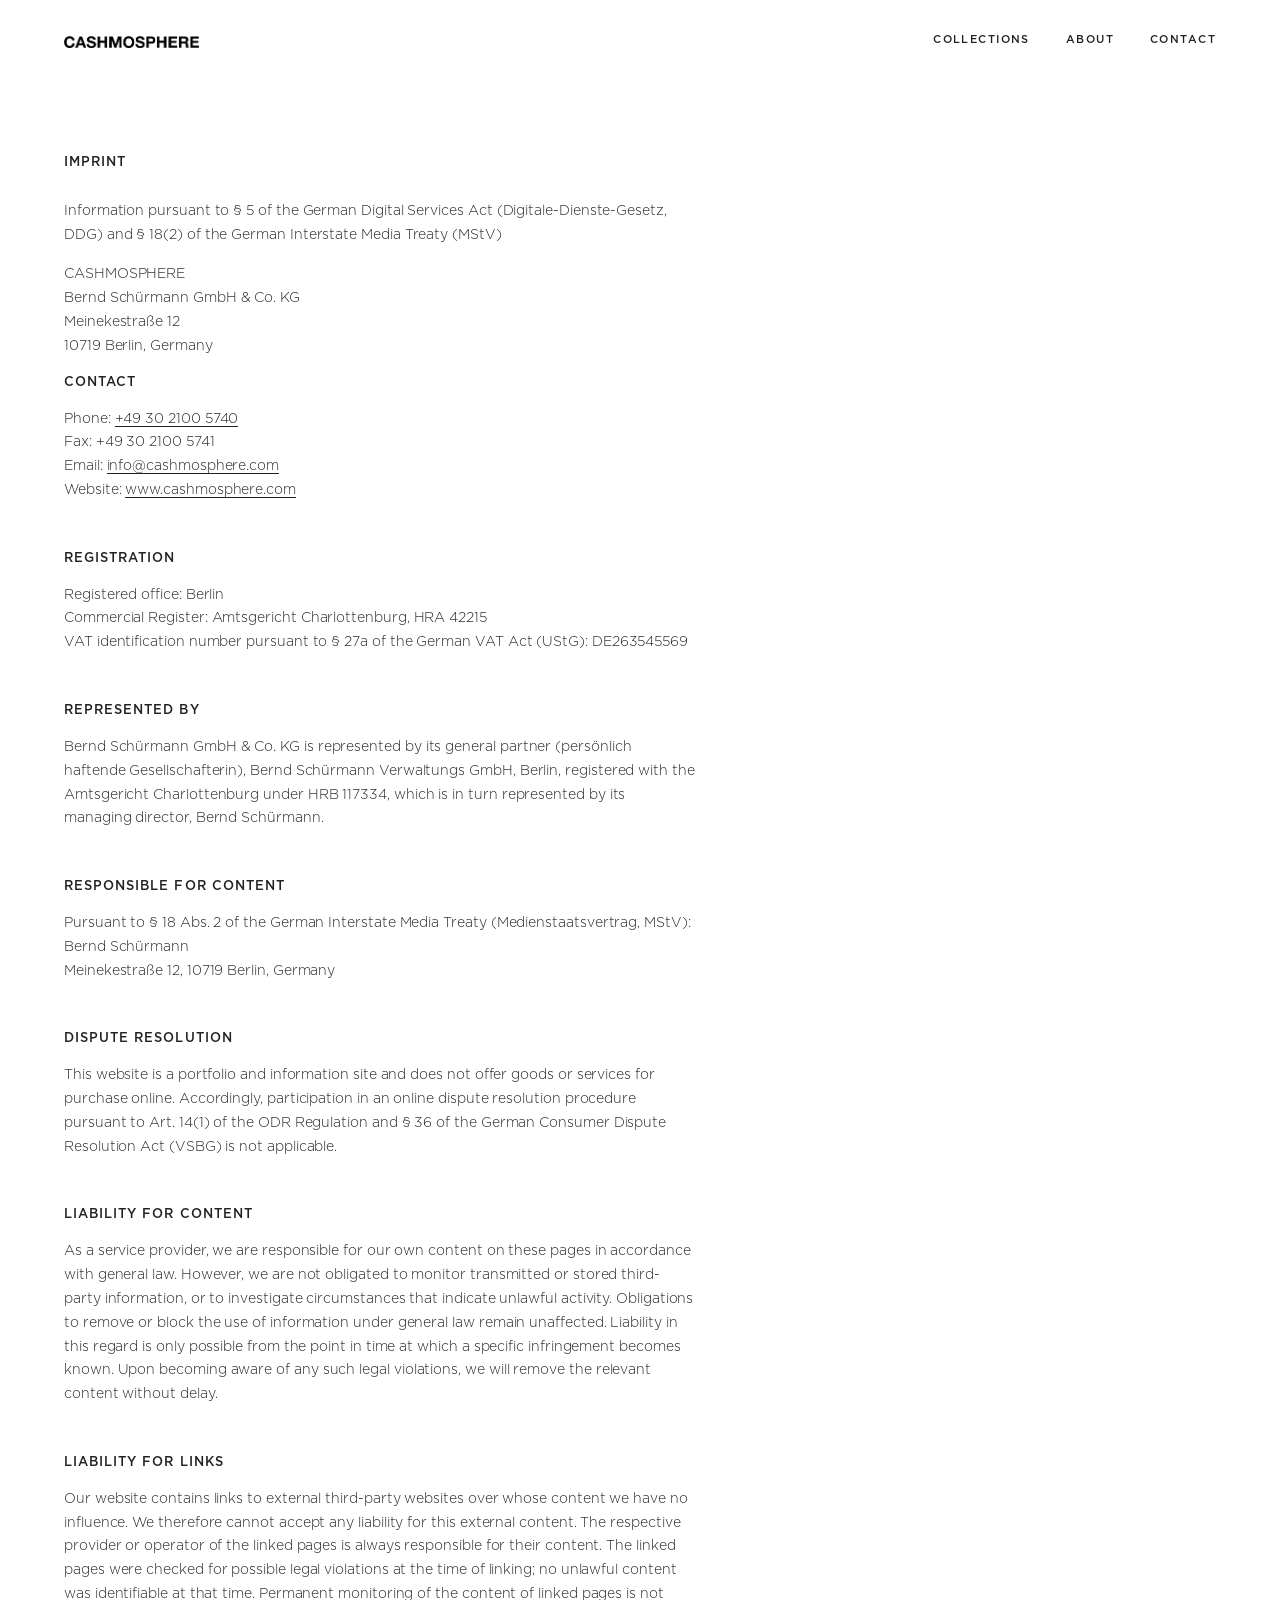
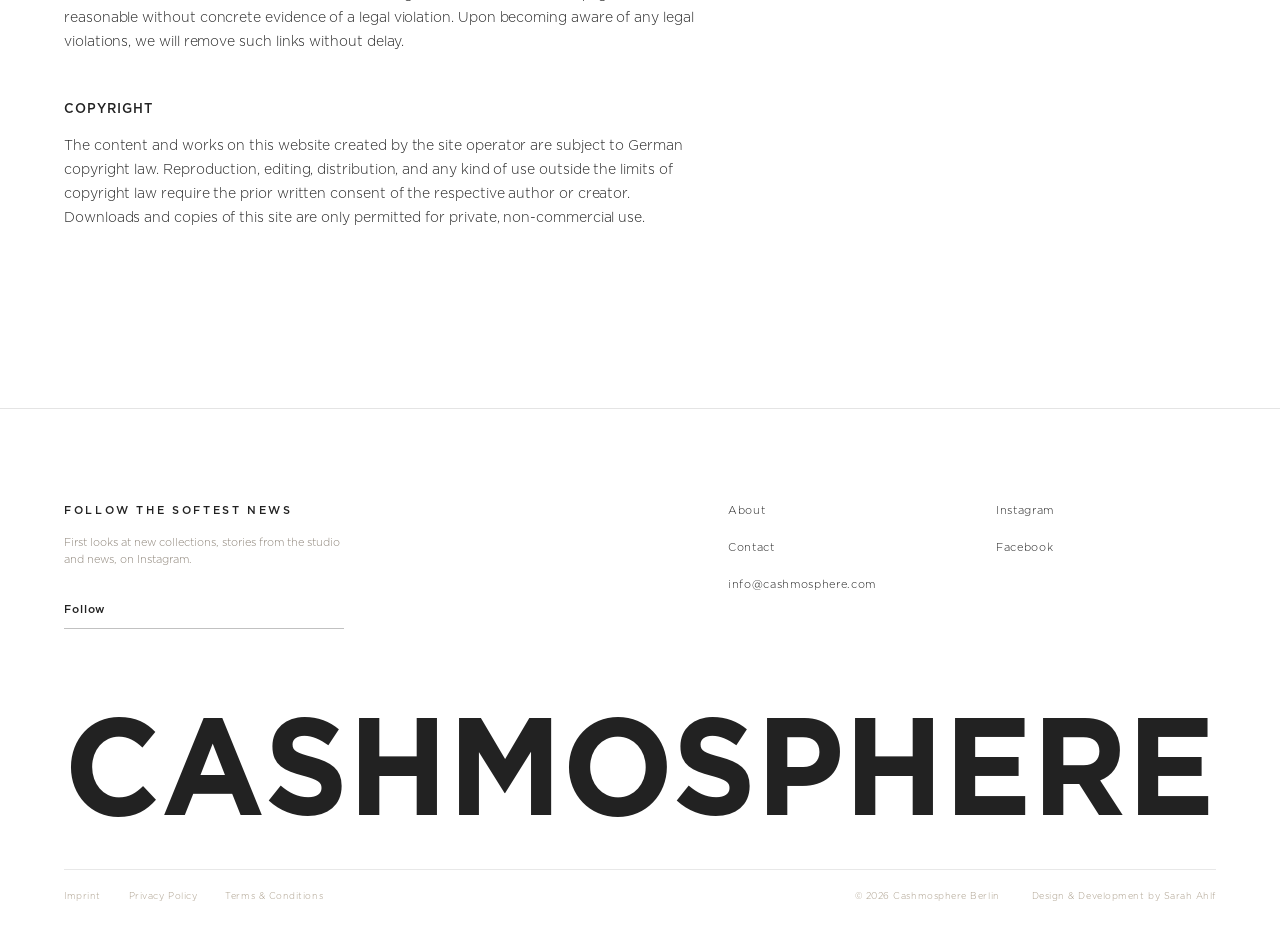
<file: imprint.html>
<!DOCTYPE html>
<html lang="en">
<head>
  <meta charset="UTF-8">
  <meta name="viewport" content="width=device-width, initial-scale=1.0">
  <title>Imprint — CASHMOSPHERE</title>
  <meta name="description" content="Legal information and contact details for CASHMOSPHERE, Bernd Schürmann GmbH &amp; Co. KG, Berlin.">
  <link rel="canonical" href="https://www.cashmosphere.com/imprint">

  <!-- Favicon -->
  <link rel="icon" type="image/png" sizes="32x32" href="assets/favicon-32.png">
  <link rel="apple-touch-icon" sizes="180x180" href="assets/apple-touch-icon.png">

  <!-- Open Graph / social preview -->
  <meta property="og:type" content="website">
  <meta property="og:site_name" content="CASHMOSPHERE">
  <meta property="og:title" content="Imprint — CASHMOSPHERE">
  <meta property="og:description" content="Legal information and contact details for CASHMOSPHERE, Bernd Schürmann GmbH &amp; Co. KG, Berlin.">
  <meta property="og:url" content="https://www.cashmosphere.com/imprint">
  <meta property="og:image" content="https://www.cashmosphere.com/assets/og-image.jpg">
  <meta property="og:image:width" content="1200">
  <meta property="og:image:height" content="630">
  <meta property="og:locale" content="en_US">
  <meta name="twitter:card" content="summary_large_image">

  <link rel="stylesheet" href="css/style.css">
</head>
<body>

  <header class="collection-header">
    <a href="index.html"><img class="collection-header__logo" src="assets/logo.png" alt="Cashmosphere"></a>
    <nav class="collection-header__nav">
      <div class="cm-nav-dropdown">
        <a class="cm-nl" href="collection-aw26.html">Collections</a>
        <div class="cm-mega-menu">
          <div class="cm-mega-menu__topbar">
            <a href="index.html"><img src="assets/logo.png" alt="Cashmosphere"></a>
            <nav>
              <a href="collection-aw26.html" class="cm-nl">Collections</a>
              <a href="about.html" class="cm-nl">About</a>
              <a href="contact.html" class="cm-nl">Contact</a>
            </nav>
          </div>
          <div class="cm-mega-menu__body">
            <div class="cm-mega-menu__list">
              <a href="collection-aw26.html">AW26</a>
              <a href="collection-ss27.html">SS27</a>
            </div>
            <div class="cm-mega-menu__previews">
              <a class="cm-mega-menu__preview" href="collection-aw26.html">
                <div class="cm-mega-menu__img"><img loading="lazy" decoding="async" src="assets/imagery/cm-hero.jpg" alt="AW26"></div>
                <span>AW26</span>
              </a>
              <a class="cm-mega-menu__preview" href="collection-ss27.html">
                <div class="cm-mega-menu__img"><img loading="lazy" decoding="async" src="assets/imagery/cm-ss27-04.jpg" alt="SS27"></div>
                <span>SS27</span>
              </a>
            </div>
          </div>
        </div>
      </div>
      <a class="cm-nl" href="about.html">About</a>
      <a class="cm-nl" href="contact.html">Contact</a>
    </nav>
    <button class="collection-header__hamburger" id="hamburger" aria-label="Menu" aria-expanded="false">
      <span></span><span></span><span></span>
    </button>
  </header>

  <div class="cm-menu" id="cmMenu" role="dialog" aria-modal="true" aria-label="Menu" aria-hidden="true" inert>
    <div class="cm-menu__top">
      <a class="cm-menu__logo" href="index.html"><img src="assets/logo.png" alt="Cashmosphere"></a>
      <button class="cm-menu__close" type="button" aria-label="Close menu"><span></span><span></span></button>
    </div>
    <div class="cm-menu__viewport">
      <div class="cm-menu__track">
        <div class="cm-menu__panel" data-panel="main">
          <ul class="cm-menu__list">
            <li><button class="cm-menu__item" type="button" data-open="collections" aria-expanded="false" aria-controls="cmMenuCollections">Collections <svg class="cm-menu__chev" viewBox="0 0 8 14" aria-hidden="true"><path d="M1 1l6 6-6 6" fill="none" stroke="currentColor" stroke-width="1.2"/></svg></button></li>
            <li><a class="cm-menu__item" href="about.html">About</a></li>
            <li><a class="cm-menu__item" href="contact.html">Contact</a></li>
          </ul>
        </div>
        <div class="cm-menu__panel" data-panel="collections" id="cmMenuCollections" inert>
          <button class="cm-menu__item cm-menu__back" type="button"><svg class="cm-menu__chev" viewBox="0 0 8 14" aria-hidden="true"><path d="M1 1l6 6-6 6" fill="none" stroke="currentColor" stroke-width="1.2"/></svg> Collections</button>
          <ul class="cm-menu__list">
            <li><a class="cm-menu__item" href="collection-aw26.html">AW26</a></li>
            <li><a class="cm-menu__item" href="collection-ss27.html">SS27</a></li>
          </ul>
        </div>
      </div>
    </div>
  </div>

  

  <section class="legal-page">
    <h1 class="contact__heading">Imprint</h1>

    <p class="legal-page__meta">Information pursuant to § 5 of the German Digital Services Act (Digitale-Dienste-Gesetz, DDG) and § 18(2) of the German Interstate Media Treaty (MStV)</p>

    <address>
      <p class="legal-page__body">
        CASHMOSPHERE<br>
        Bernd Schürmann GmbH &amp; Co. KG<br>
        Meinekestraße 12<br>
        10719 Berlin, Germany
      </p>
    </address>

    <h2>Contact</h2>
    <p>
      Phone: <a href="tel:+493021005740">+49 30 2100 5740</a><br>
      Fax: +49 30 2100 5741<br>
      Email: <a href="mailto:info@cashmosphere.com">info@cashmosphere.com</a><br>
      Website: <a href="https://www.cashmosphere.com">www.cashmosphere.com</a>
    </p>

    <h2>Registration</h2>
    <p>
      Registered office: Berlin<br>
      Commercial Register: Amtsgericht Charlottenburg, HRA 42215<br>
      VAT identification number pursuant to § 27a of the German VAT Act (UStG): DE263545569
    </p>

    <h2>Represented by</h2>
    <p>
      Bernd Schürmann GmbH &amp; Co. KG is represented by its general
      partner (persönlich haftende Gesellschafterin), Bernd Schürmann
      Verwaltungs GmbH, Berlin, registered with the Amtsgericht
      Charlottenburg under HRB 117334, which is in turn represented by
      its managing director, Bernd Schürmann.
    </p>

    <h2>Responsible for content</h2>
    <p>
      Pursuant to § 18 Abs. 2 of the German Interstate Media Treaty
      (Medienstaatsvertrag, MStV):<br>
      Bernd Schürmann<br>
      Meinekestraße 12, 10719 Berlin, Germany
    </p>

    <h2>Dispute resolution</h2>
    <p>
      This website is a portfolio and information site and does not
      offer goods or services for purchase online. Accordingly,
      participation in an online dispute resolution procedure pursuant
      to Art. 14(1) of the ODR Regulation and § 36 of the German
      Consumer Dispute Resolution Act (VSBG) is not applicable.
    </p>

    <h2>Liability for content</h2>
    <p>
      As a service provider, we are responsible for our own content on
      these pages in accordance with general law. However, we are not
      obligated to monitor transmitted or stored third-party
      information, or to investigate circumstances that indicate
      unlawful activity. Obligations to remove or block the use of
      information under general law remain unaffected. Liability in
      this regard is only possible from the point in time at which a
      specific infringement becomes known. Upon becoming aware of any
      such legal violations, we will remove the relevant content
      without delay.
    </p>

    <h2>Liability for links</h2>
    <p>
      Our website contains links to external third-party websites over
      whose content we have no influence. We therefore cannot accept
      any liability for this external content. The respective provider
      or operator of the linked pages is always responsible for their
      content. The linked pages were checked for possible legal
      violations at the time of linking; no unlawful content was
      identifiable at that time. Permanent monitoring of the content of
      linked pages is not reasonable without concrete evidence of a
      legal violation. Upon becoming aware of any legal violations, we
      will remove such links without delay.
    </p>

    <h2>Copyright</h2>
    <p>
      The content and works on this website created by the site
      operator are subject to German copyright law. Reproduction,
      editing, distribution, and any kind of use outside the limits of
      copyright law require the prior written consent of the
      respective author or creator. Downloads and copies of this site
      are only permitted for private, non-commercial use.
    </p>

  </section>

  <footer id="footer" class="footer">
    <div class="footer__grid">
      <div class="footer__newsletter">
        <h3 class="footer__newsletter-heading">Follow the softest news</h3>
        <p class="footer__newsletter-body">
          First looks at new collections, stories from the studio and news, on Instagram.
        </p>
        <a class="footer__form footer__form--ig" href="https://www.instagram.com/cashmosphere__/" target="_blank" rel="noopener" aria-label="Follow Cashmosphere on Instagram">
          <span class="footer__input">@cashmosphere__</span>
          <span class="footer__submit">Follow</span>
        </a>
      </div>
      <nav class="footer__nav" aria-label="Footer navigation">
        <a class="cm-fl" href="about.html">About</a>
        <a class="cm-fl" href="contact.html">Contact</a>
        <a class="cm-fl" href="mailto:info@cashmosphere.com">info@cashmosphere.com</a>
      </nav>
      <nav class="footer__nav" aria-label="Social media">
        <a class="cm-fl" href="https://www.instagram.com/cashmosphere__/" target="_blank" rel="noopener">Instagram</a>
        <a class="cm-fl" href="https://www.facebook.com/cashmosphere" target="_blank" rel="noopener">Facebook</a>
      </nav>
    </div>

    <svg class="footer__wordmark" viewBox="0 0 1000 108" preserveAspectRatio="xMinYMid meet" aria-hidden="true">
      <text x="0" y="92" textLength="1000" lengthAdjust="spacingAndGlyphs"
        style="font-family:'Gotham','Century Gothic',Arial,sans-serif;font-weight:700;font-size:120px;fill:#222">CASHMOSPHERE</text>
    </svg>

    <div class="footer__legal">
      <nav class="footer__legal-nav" aria-label="Legal">
        <a class="cm-fl footer__legal-link" href="imprint.html">Imprint</a>
        <a class="cm-fl footer__legal-link" href="privacy.html">Privacy Policy</a>
        <a class="cm-fl footer__legal-link" href="terms.html">Terms &amp; Conditions</a>
      </nav>
      <span class="footer__copyright">© 2026 Cashmosphere Berlin<span class="footer__credit">Design &amp; Development by Sarah Ahlf</span></span>
    </div>
  </footer>

  <script>
    (function () {
      var menu = document.getElementById('cmMenu');
      if (!menu) return;
      var burgers  = ['hamburger'].map(function (id) { return document.getElementById(id); }).filter(Boolean);
      var closeBtn = menu.querySelector('.cm-menu__close');
      var main     = menu.querySelector('[data-panel="main"]');
      var sub      = menu.querySelector('[data-panel="collections"]');
      var openSub  = menu.querySelector('[data-open="collections"]');
      var back     = menu.querySelector('.cm-menu__back');
      var trigger  = null;

      function showSub(on, kb) {
        menu.classList.toggle('is-sub', on);
        openSub.setAttribute('aria-expanded', String(on));
        main.inert = on;
        sub.inert = !on;
        if (kb) (on ? back : openSub).focus({ preventScroll: true });
      }

      function setOpen(open, kb) {
        menu.classList.toggle('open', open);
        menu.classList.remove('is-sub');
        menu.setAttribute('aria-hidden', String(!open));
        menu.inert = !open;
        main.inert = false;
        sub.inert = true;
        openSub.setAttribute('aria-expanded', 'false');
        document.body.classList.toggle('nav-open', open);
        burgers.forEach(function (b) { b.setAttribute('aria-expanded', String(open)); });
        /* Move focus only for keyboard users (no focus ring on tap) */
        if (open && kb) closeBtn.focus({ preventScroll: true });
        else if (!open && kb && trigger) trigger.focus({ preventScroll: true });
      }

      burgers.forEach(function (b) {
        b.addEventListener('click', function (e) { trigger = b; setOpen(true, e.detail === 0); });
      });
      closeBtn.addEventListener('click', function (e) { setOpen(false, e.detail === 0); });
      openSub.addEventListener('click', function (e) { showSub(true, e.detail === 0); });
      back.addEventListener('click', function (e) { showSub(false, e.detail === 0); });
      menu.querySelectorAll('a').forEach(function (a) {
        a.addEventListener('click', function () { setOpen(false); });
      });
      document.addEventListener('keydown', function (e) {
        if (e.key === 'Escape' && menu.classList.contains('open')) setOpen(false, true);
      });
      var burgerMQ = window.matchMedia('(max-width: 1024px), (max-width: 1366px) and (hover: none) and (pointer: coarse)');
      burgerMQ.addEventListener('change', function (e) {
        if (!e.matches && menu.classList.contains('open')) setOpen(false);
      });
    })();
  </script>

  <!-- ============================================================
       JS — Header hides on scroll-down, returns on scroll-up
       ============================================================ -->
  <script>
    (function () {
      var header = document.querySelector('.collection-header');
      if (!header) return;
      var last = window.scrollY, ticking = false;
      function update() {
        ticking = false;
        if (document.body.classList.contains('nav-open')) return;
        var y = window.scrollY;
        if (y <= header.offsetHeight) {
          header.classList.remove('is-hidden'); last = y;
        } else if (y > last + 5) {
          header.classList.add('is-hidden'); last = y;
        } else if (y < last - 5) {
          header.classList.remove('is-hidden'); last = y;
        }
      }
      window.addEventListener('scroll', function () {
        if (!ticking) { ticking = true; requestAnimationFrame(update); }
      }, { passive: true });
      /* Keyboard users: header comes back when it receives focus */
      header.addEventListener('focusin', function () { header.classList.remove('is-hidden'); });
    })();
  </script>

  <!-- ============================================================
       JS — Touch screens with the desktop nav (e.g. large touch
       displays, DevTools device mode): first tap on "Collections"
       opens the mega menu, second tap follows the link
       ============================================================ -->
  <script>
    (function () {
      var noHover = window.matchMedia('(hover: none)');
      var drops = document.querySelectorAll('.cm-nav-dropdown');
      drops.forEach(function (d) {
        var trigger = d.querySelector(':scope > .cm-nl');
        if (!trigger) return;
        var href = trigger.getAttribute('href');
        /* On touch the menu fades in under the finger, so the tap can land
           on the "Collections" link in the menu's own top bar instead of
           the trigger — treat both as the same control */
        d.addEventListener('click', function (e) {
          if (!noHover.matches || d.classList.contains('is-open')) return;
          var link = e.target.closest('a');
          if (!link) return;
          var isTrigger = link === trigger ||
            (link.closest('.cm-mega-menu__topbar') && link.getAttribute('href') === href);
          if (!isTrigger) return;
          e.preventDefault();
          drops.forEach(function (o) { o.classList.remove('is-open'); });
          d.classList.add('is-open');
        }, true);
      });
      document.addEventListener('click', function (e) {
        drops.forEach(function (d) {
          if (d.classList.contains('is-open') && !d.contains(e.target)) d.classList.remove('is-open');
        });
      });
      document.addEventListener('keydown', function (e) {
        if (e.key === 'Escape') drops.forEach(function (d) { d.classList.remove('is-open'); });
      });
    })();
  </script>

</body>
</html>
</file>
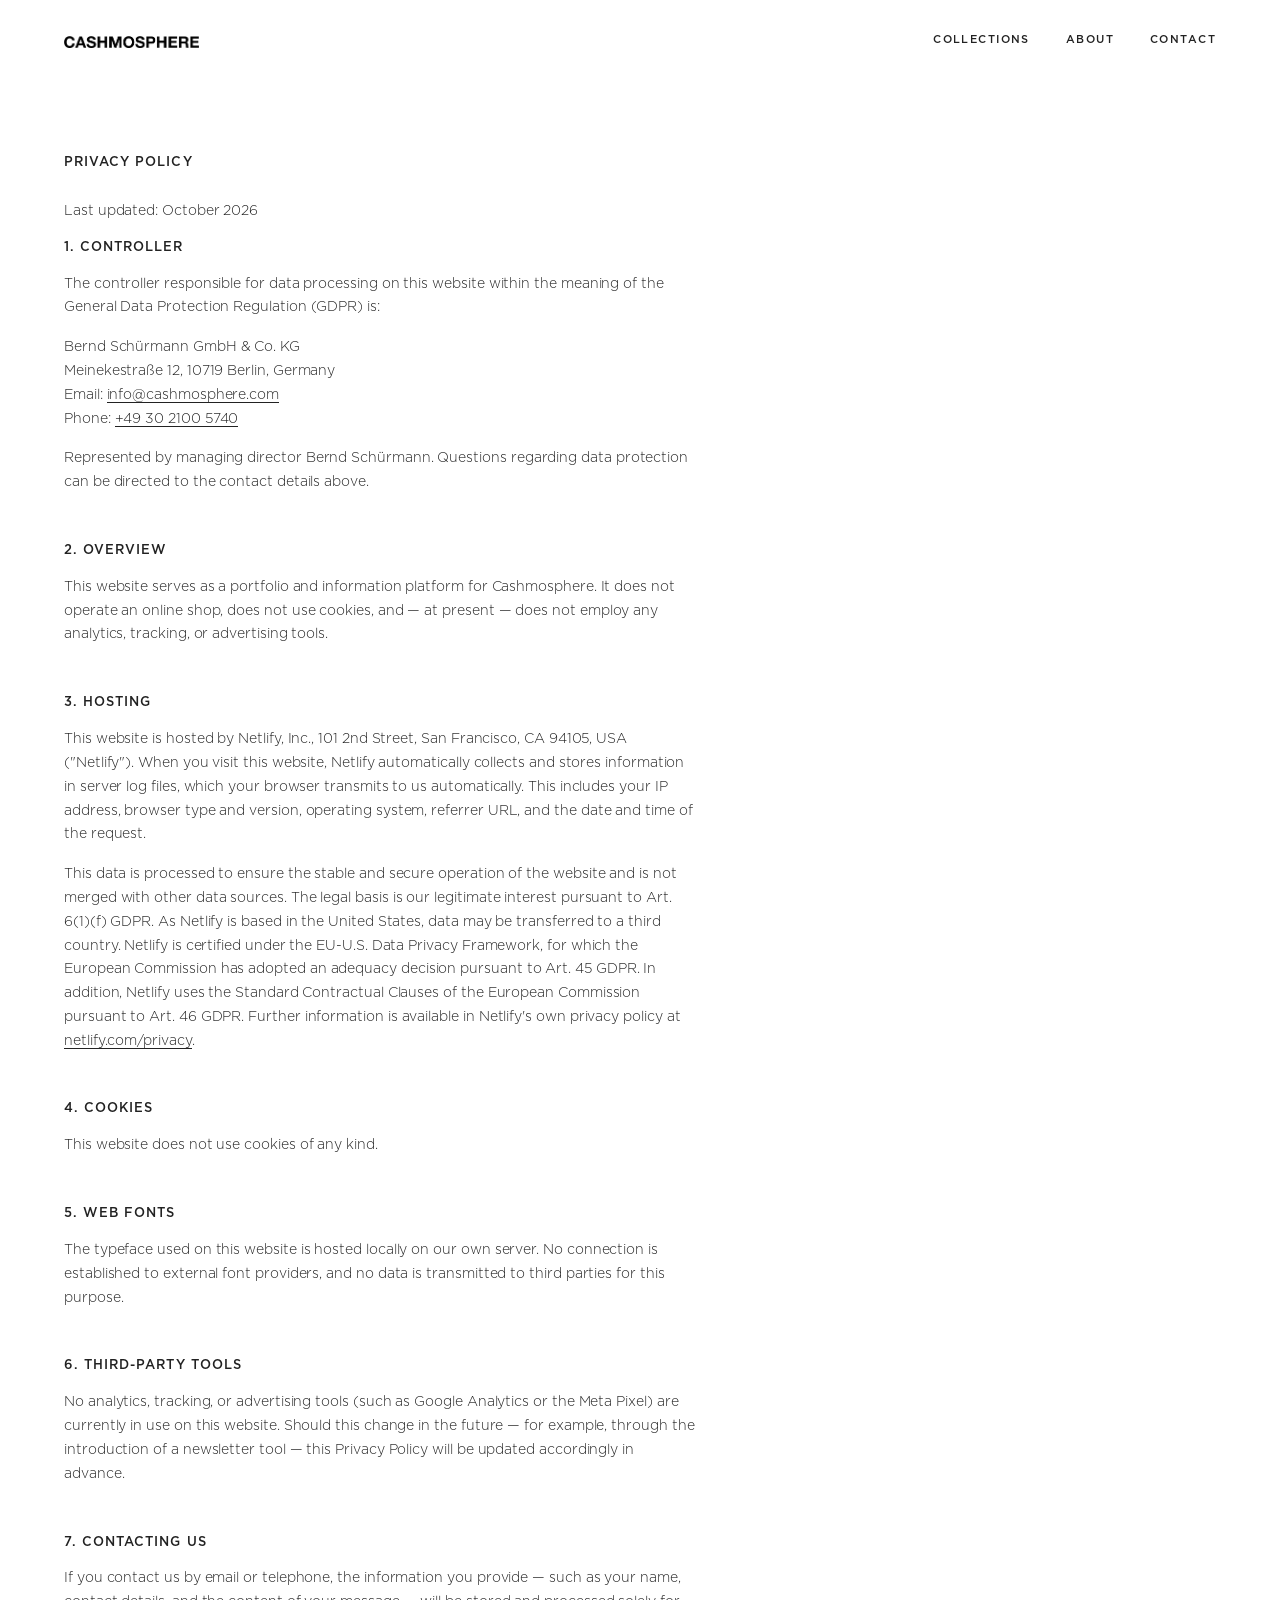
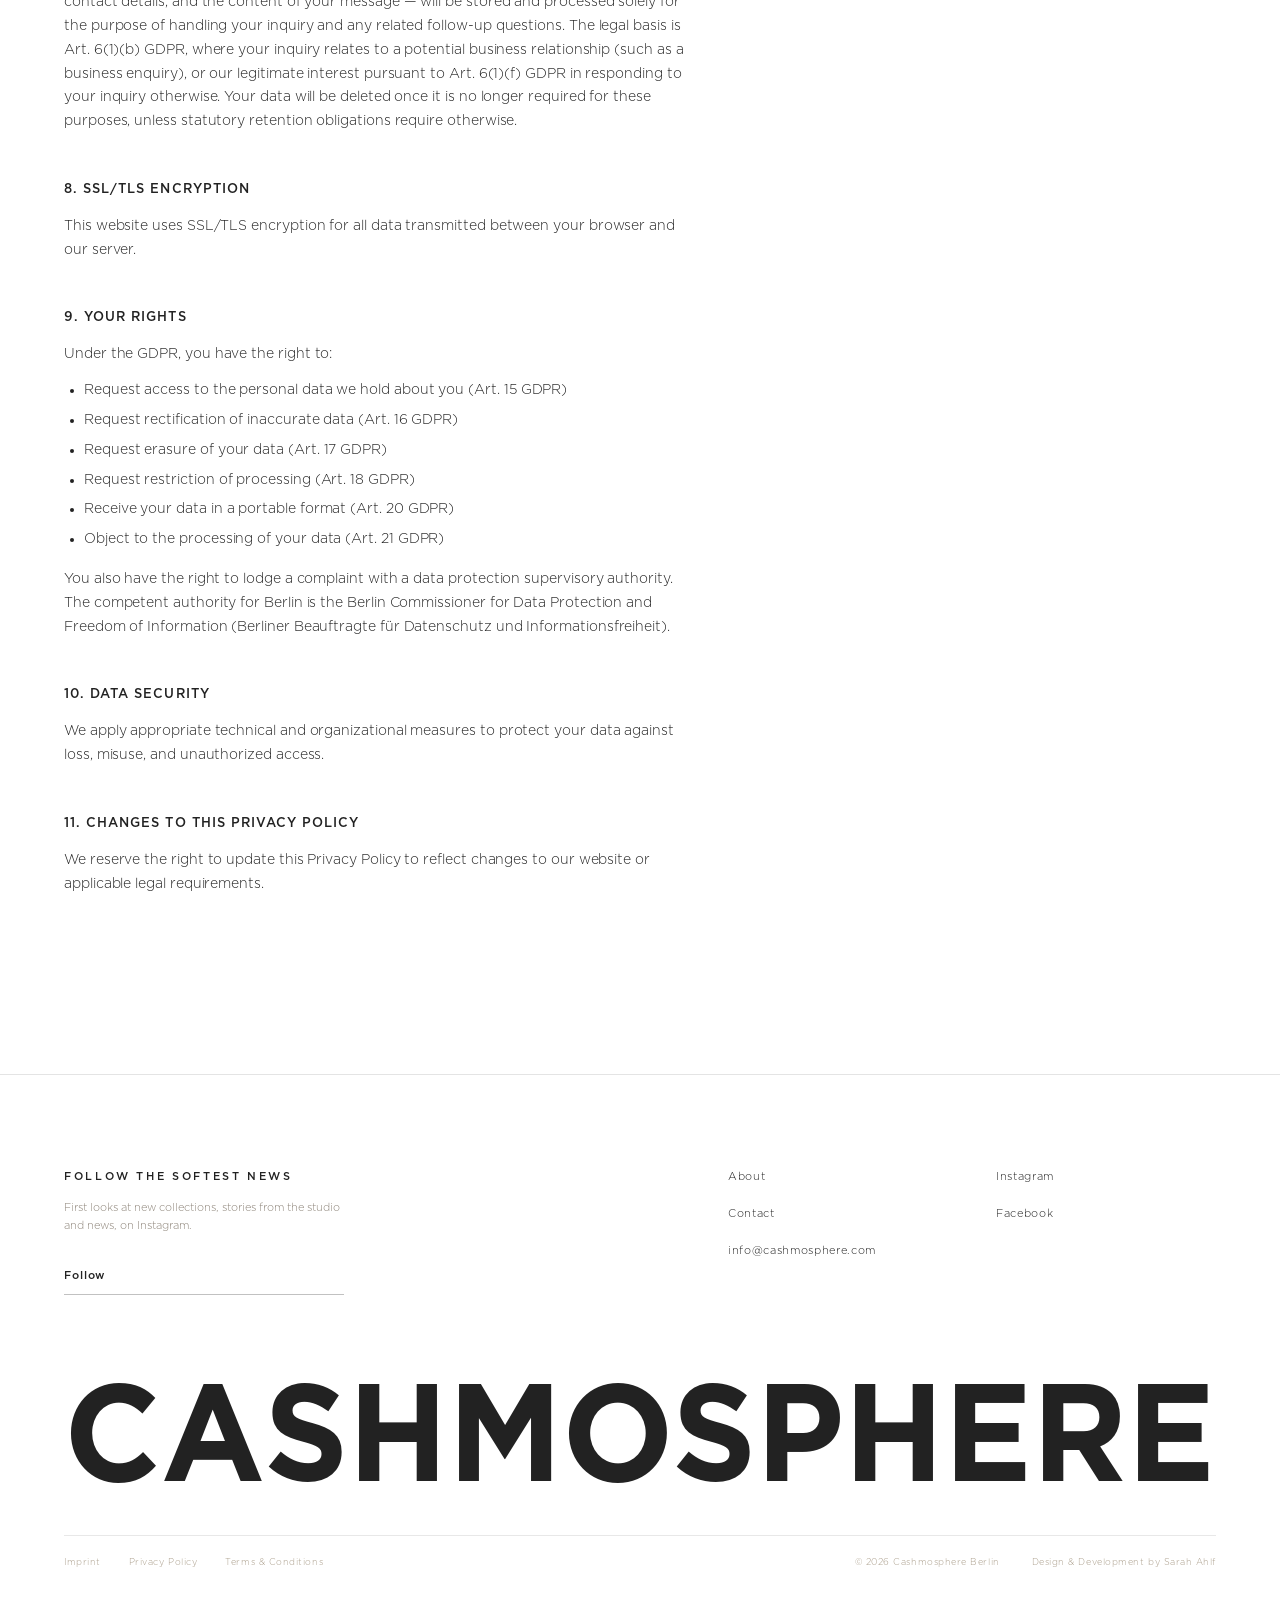
<file: privacy.html>
<!DOCTYPE html>
<html lang="en">
<head>
  <meta charset="UTF-8">
  <meta name="viewport" content="width=device-width, initial-scale=1.0">
  <title>Privacy Policy — CASHMOSPHERE</title>
  <meta name="description" content="How CASHMOSPHERE collects, uses and protects personal data in accordance with the GDPR.">
  <link rel="canonical" href="https://www.cashmosphere.com/privacy">

  <!-- Favicon -->
  <link rel="icon" type="image/png" sizes="32x32" href="assets/favicon-32.png">
  <link rel="apple-touch-icon" sizes="180x180" href="assets/apple-touch-icon.png">

  <!-- Open Graph / social preview -->
  <meta property="og:type" content="website">
  <meta property="og:site_name" content="CASHMOSPHERE">
  <meta property="og:title" content="Privacy Policy — CASHMOSPHERE">
  <meta property="og:description" content="How CASHMOSPHERE collects, uses and protects personal data in accordance with the GDPR.">
  <meta property="og:url" content="https://www.cashmosphere.com/privacy">
  <meta property="og:image" content="https://www.cashmosphere.com/assets/og-image.jpg">
  <meta property="og:image:width" content="1200">
  <meta property="og:image:height" content="630">
  <meta property="og:locale" content="en_US">
  <meta name="twitter:card" content="summary_large_image">

  <link rel="stylesheet" href="css/style.css">
</head>
<body>

  <header class="collection-header">
    <a href="index.html"><img class="collection-header__logo" src="assets/logo.png" alt="Cashmosphere"></a>
    <nav class="collection-header__nav">
      <div class="cm-nav-dropdown">
        <a class="cm-nl" href="collection-aw26.html">Collections</a>
        <div class="cm-mega-menu">
          <div class="cm-mega-menu__topbar">
            <a href="index.html"><img src="assets/logo.png" alt="Cashmosphere"></a>
            <nav>
              <a href="collection-aw26.html" class="cm-nl">Collections</a>
              <a href="about.html" class="cm-nl">About</a>
              <a href="contact.html" class="cm-nl">Contact</a>
            </nav>
          </div>
          <div class="cm-mega-menu__body">
            <div class="cm-mega-menu__list">
              <a href="collection-aw26.html">AW26</a>
              <a href="collection-ss27.html">SS27</a>
            </div>
            <div class="cm-mega-menu__previews">
              <a class="cm-mega-menu__preview" href="collection-aw26.html">
                <div class="cm-mega-menu__img"><img loading="lazy" decoding="async" src="assets/imagery/cm-hero.jpg" alt="AW26"></div>
                <span>AW26</span>
              </a>
              <a class="cm-mega-menu__preview" href="collection-ss27.html">
                <div class="cm-mega-menu__img"><img loading="lazy" decoding="async" src="assets/imagery/cm-ss27-04.jpg" alt="SS27"></div>
                <span>SS27</span>
              </a>
            </div>
          </div>
        </div>
      </div>
      <a class="cm-nl" href="about.html">About</a>
      <a class="cm-nl" href="contact.html">Contact</a>
    </nav>
    <button class="collection-header__hamburger" id="hamburger" aria-label="Menu" aria-expanded="false">
      <span></span><span></span><span></span>
    </button>
  </header>

  <div class="cm-menu" id="cmMenu" role="dialog" aria-modal="true" aria-label="Menu" aria-hidden="true" inert>
    <div class="cm-menu__top">
      <a class="cm-menu__logo" href="index.html"><img src="assets/logo.png" alt="Cashmosphere"></a>
      <button class="cm-menu__close" type="button" aria-label="Close menu"><span></span><span></span></button>
    </div>
    <div class="cm-menu__viewport">
      <div class="cm-menu__track">
        <div class="cm-menu__panel" data-panel="main">
          <ul class="cm-menu__list">
            <li><button class="cm-menu__item" type="button" data-open="collections" aria-expanded="false" aria-controls="cmMenuCollections">Collections <svg class="cm-menu__chev" viewBox="0 0 8 14" aria-hidden="true"><path d="M1 1l6 6-6 6" fill="none" stroke="currentColor" stroke-width="1.2"/></svg></button></li>
            <li><a class="cm-menu__item" href="about.html">About</a></li>
            <li><a class="cm-menu__item" href="contact.html">Contact</a></li>
          </ul>
        </div>
        <div class="cm-menu__panel" data-panel="collections" id="cmMenuCollections" inert>
          <button class="cm-menu__item cm-menu__back" type="button"><svg class="cm-menu__chev" viewBox="0 0 8 14" aria-hidden="true"><path d="M1 1l6 6-6 6" fill="none" stroke="currentColor" stroke-width="1.2"/></svg> Collections</button>
          <ul class="cm-menu__list">
            <li><a class="cm-menu__item" href="collection-aw26.html">AW26</a></li>
            <li><a class="cm-menu__item" href="collection-ss27.html">SS27</a></li>
          </ul>
        </div>
      </div>
    </div>
  </div>

  

  <section class="legal-page">
    <h1 class="contact__heading">Privacy Policy</h1>

    <p class="legal-page__meta">Last updated: October 2026</p>

    <h2>1. Controller</h2>
    <p>
      The controller responsible for data processing on this website
      within the meaning of the General Data Protection Regulation
      (GDPR) is:
    </p>
    <p>
      Bernd Schürmann GmbH &amp; Co. KG<br>
      Meinekestraße 12, 10719 Berlin, Germany<br>
      Email: <a href="mailto:info@cashmosphere.com">info@cashmosphere.com</a><br>
      Phone: <a href="tel:+493021005740">+49 30 2100 5740</a>
    </p>
    <p>
      Represented by managing director Bernd Schürmann. Questions
      regarding data protection can be directed to the contact details
      above.
    </p>

    <h2>2. Overview</h2>
    <p>
      This website serves as a portfolio and information platform for
      Cashmosphere. It does not operate an online shop, does not use
      cookies, and — at present — does not employ any analytics,
      tracking, or advertising tools.
    </p>

    <h2>3. Hosting</h2>
    <p>
      This website is hosted by Netlify, Inc., 101 2nd Street,
      San Francisco, CA 94105, USA ("Netlify"). When you
      visit this website, Netlify automatically collects and stores
      information in server log files, which your browser transmits
      to us automatically. This includes your IP address, browser type
      and version, operating system, referrer URL, and the date and
      time of the request.
    </p>
    <p>
      This data is processed to ensure the stable and secure operation
      of the website and is not merged with other data sources. The
      legal basis is our legitimate interest pursuant to Art. 6(1)(f)
      GDPR. As Netlify is based in the United States, data may be
      transferred to a third country. Netlify is certified under the
      EU-U.S. Data Privacy Framework, for which the European Commission
      has adopted an adequacy decision pursuant to Art. 45 GDPR. In
      addition, Netlify uses the Standard Contractual Clauses of the
      European Commission pursuant to Art. 46 GDPR. Further information is available in
      Netlify's own privacy policy at
      <a href="https://www.netlify.com/privacy/" target="_blank" rel="noopener">netlify.com/privacy</a>.
    </p>

    <h2>4. Cookies</h2>
    <p>
      This website does not use cookies of any kind.
    </p>

    <h2>5. Web fonts</h2>
    <p>
      The typeface used on this website is hosted locally on our own
      server. No connection is established to external font providers,
      and no data is transmitted to third parties for this purpose.
    </p>

    <h2>6. Third-party tools</h2>
    <p>
      No analytics, tracking, or advertising tools (such as Google
      Analytics or the Meta Pixel) are currently in use on this
      website. Should this change in the future — for example, through
      the introduction of a newsletter tool — this Privacy Policy will
      be updated accordingly in advance.
    </p>

    <h2>7. Contacting us</h2>
    <p>
      If you contact us by email or telephone, the information you
      provide — such as your name, contact details, and the content of
      your message — will be stored and processed solely for the
      purpose of handling your inquiry and any related follow-up
      questions. The legal basis is Art. 6(1)(b) GDPR, where your
      inquiry relates to a potential business relationship (such as a
      business enquiry), or our legitimate interest pursuant to
      Art. 6(1)(f) GDPR in responding to your inquiry otherwise. Your
      data will be deleted once it is no longer required for these
      purposes, unless statutory retention obligations require
      otherwise.
    </p>

    <h2>8. SSL/TLS encryption</h2>
    <p>
      This website uses SSL/TLS encryption for all data transmitted
      between your browser and our server.
    </p>

    <h2>9. Your rights</h2>
    <p>
      Under the GDPR, you have the right to:
    </p>
    <ul>
      <li>Request access to the personal data we hold about you (Art. 15 GDPR)</li>
      <li>Request rectification of inaccurate data (Art. 16 GDPR)</li>
      <li>Request erasure of your data (Art. 17 GDPR)</li>
      <li>Request restriction of processing (Art. 18 GDPR)</li>
      <li>Receive your data in a portable format (Art. 20 GDPR)</li>
      <li>Object to the processing of your data (Art. 21 GDPR)</li>
    </ul>
    <p>
      You also have the right to lodge a complaint with a data
      protection supervisory authority. The competent authority for
      Berlin is the Berlin Commissioner for Data Protection and
      Freedom of Information (Berliner Beauftragte für Datenschutz und
      Informationsfreiheit).
    </p>

    <h2>10. Data security</h2>
    <p>
      We apply appropriate technical and organizational measures to
      protect your data against loss, misuse, and unauthorized access.
    </p>

    <h2>11. Changes to this Privacy Policy</h2>
    <p>
      We reserve the right to update this Privacy Policy to reflect
      changes to our website or applicable legal requirements.
    </p>

  </section>

  <footer id="footer" class="footer">
    <div class="footer__grid">
      <div class="footer__newsletter">
        <h3 class="footer__newsletter-heading">Follow the softest news</h3>
        <p class="footer__newsletter-body">
          First looks at new collections, stories from the studio and news, on Instagram.
        </p>
        <a class="footer__form footer__form--ig" href="https://www.instagram.com/cashmosphere__/" target="_blank" rel="noopener" aria-label="Follow Cashmosphere on Instagram">
          <span class="footer__input">@cashmosphere__</span>
          <span class="footer__submit">Follow</span>
        </a>
      </div>
      <nav class="footer__nav" aria-label="Footer navigation">
        <a class="cm-fl" href="about.html">About</a>
        <a class="cm-fl" href="contact.html">Contact</a>
        <a class="cm-fl" href="mailto:info@cashmosphere.com">info@cashmosphere.com</a>
      </nav>
      <nav class="footer__nav" aria-label="Social media">
        <a class="cm-fl" href="https://www.instagram.com/cashmosphere__/" target="_blank" rel="noopener">Instagram</a>
        <a class="cm-fl" href="https://www.facebook.com/cashmosphere" target="_blank" rel="noopener">Facebook</a>
      </nav>
    </div>

    <svg class="footer__wordmark" viewBox="0 0 1000 108" preserveAspectRatio="xMinYMid meet" aria-hidden="true">
      <text x="0" y="92" textLength="1000" lengthAdjust="spacingAndGlyphs"
        style="font-family:'Gotham','Century Gothic',Arial,sans-serif;font-weight:700;font-size:120px;fill:#222">CASHMOSPHERE</text>
    </svg>

    <div class="footer__legal">
      <nav class="footer__legal-nav" aria-label="Legal">
        <a class="cm-fl footer__legal-link" href="imprint.html">Imprint</a>
        <a class="cm-fl footer__legal-link" href="privacy.html">Privacy Policy</a>
        <a class="cm-fl footer__legal-link" href="terms.html">Terms &amp; Conditions</a>
      </nav>
      <span class="footer__copyright">© 2026 Cashmosphere Berlin<span class="footer__credit">Design &amp; Development by Sarah Ahlf</span></span>
    </div>
  </footer>

  <script>
    (function () {
      var menu = document.getElementById('cmMenu');
      if (!menu) return;
      var burgers  = ['hamburger'].map(function (id) { return document.getElementById(id); }).filter(Boolean);
      var closeBtn = menu.querySelector('.cm-menu__close');
      var main     = menu.querySelector('[data-panel="main"]');
      var sub      = menu.querySelector('[data-panel="collections"]');
      var openSub  = menu.querySelector('[data-open="collections"]');
      var back     = menu.querySelector('.cm-menu__back');
      var trigger  = null;

      function showSub(on, kb) {
        menu.classList.toggle('is-sub', on);
        openSub.setAttribute('aria-expanded', String(on));
        main.inert = on;
        sub.inert = !on;
        if (kb) (on ? back : openSub).focus({ preventScroll: true });
      }

      function setOpen(open, kb) {
        menu.classList.toggle('open', open);
        menu.classList.remove('is-sub');
        menu.setAttribute('aria-hidden', String(!open));
        menu.inert = !open;
        main.inert = false;
        sub.inert = true;
        openSub.setAttribute('aria-expanded', 'false');
        document.body.classList.toggle('nav-open', open);
        burgers.forEach(function (b) { b.setAttribute('aria-expanded', String(open)); });
        /* Move focus only for keyboard users (no focus ring on tap) */
        if (open && kb) closeBtn.focus({ preventScroll: true });
        else if (!open && kb && trigger) trigger.focus({ preventScroll: true });
      }

      burgers.forEach(function (b) {
        b.addEventListener('click', function (e) { trigger = b; setOpen(true, e.detail === 0); });
      });
      closeBtn.addEventListener('click', function (e) { setOpen(false, e.detail === 0); });
      openSub.addEventListener('click', function (e) { showSub(true, e.detail === 0); });
      back.addEventListener('click', function (e) { showSub(false, e.detail === 0); });
      menu.querySelectorAll('a').forEach(function (a) {
        a.addEventListener('click', function () { setOpen(false); });
      });
      document.addEventListener('keydown', function (e) {
        if (e.key === 'Escape' && menu.classList.contains('open')) setOpen(false, true);
      });
      var burgerMQ = window.matchMedia('(max-width: 1024px), (max-width: 1366px) and (hover: none) and (pointer: coarse)');
      burgerMQ.addEventListener('change', function (e) {
        if (!e.matches && menu.classList.contains('open')) setOpen(false);
      });
    })();
  </script>

  <!-- ============================================================
       JS — Header hides on scroll-down, returns on scroll-up
       ============================================================ -->
  <script>
    (function () {
      var header = document.querySelector('.collection-header');
      if (!header) return;
      var last = window.scrollY, ticking = false;
      function update() {
        ticking = false;
        if (document.body.classList.contains('nav-open')) return;
        var y = window.scrollY;
        if (y <= header.offsetHeight) {
          header.classList.remove('is-hidden'); last = y;
        } else if (y > last + 5) {
          header.classList.add('is-hidden'); last = y;
        } else if (y < last - 5) {
          header.classList.remove('is-hidden'); last = y;
        }
      }
      window.addEventListener('scroll', function () {
        if (!ticking) { ticking = true; requestAnimationFrame(update); }
      }, { passive: true });
      /* Keyboard users: header comes back when it receives focus */
      header.addEventListener('focusin', function () { header.classList.remove('is-hidden'); });
    })();
  </script>

  <!-- ============================================================
       JS — Touch screens with the desktop nav (e.g. large touch
       displays, DevTools device mode): first tap on "Collections"
       opens the mega menu, second tap follows the link
       ============================================================ -->
  <script>
    (function () {
      var noHover = window.matchMedia('(hover: none)');
      var drops = document.querySelectorAll('.cm-nav-dropdown');
      drops.forEach(function (d) {
        var trigger = d.querySelector(':scope > .cm-nl');
        if (!trigger) return;
        var href = trigger.getAttribute('href');
        /* On touch the menu fades in under the finger, so the tap can land
           on the "Collections" link in the menu's own top bar instead of
           the trigger — treat both as the same control */
        d.addEventListener('click', function (e) {
          if (!noHover.matches || d.classList.contains('is-open')) return;
          var link = e.target.closest('a');
          if (!link) return;
          var isTrigger = link === trigger ||
            (link.closest('.cm-mega-menu__topbar') && link.getAttribute('href') === href);
          if (!isTrigger) return;
          e.preventDefault();
          drops.forEach(function (o) { o.classList.remove('is-open'); });
          d.classList.add('is-open');
        }, true);
      });
      document.addEventListener('click', function (e) {
        drops.forEach(function (d) {
          if (d.classList.contains('is-open') && !d.contains(e.target)) d.classList.remove('is-open');
        });
      });
      document.addEventListener('keydown', function (e) {
        if (e.key === 'Escape') drops.forEach(function (d) { d.classList.remove('is-open'); });
      });
    })();
  </script>

</body>
</html>
</file>
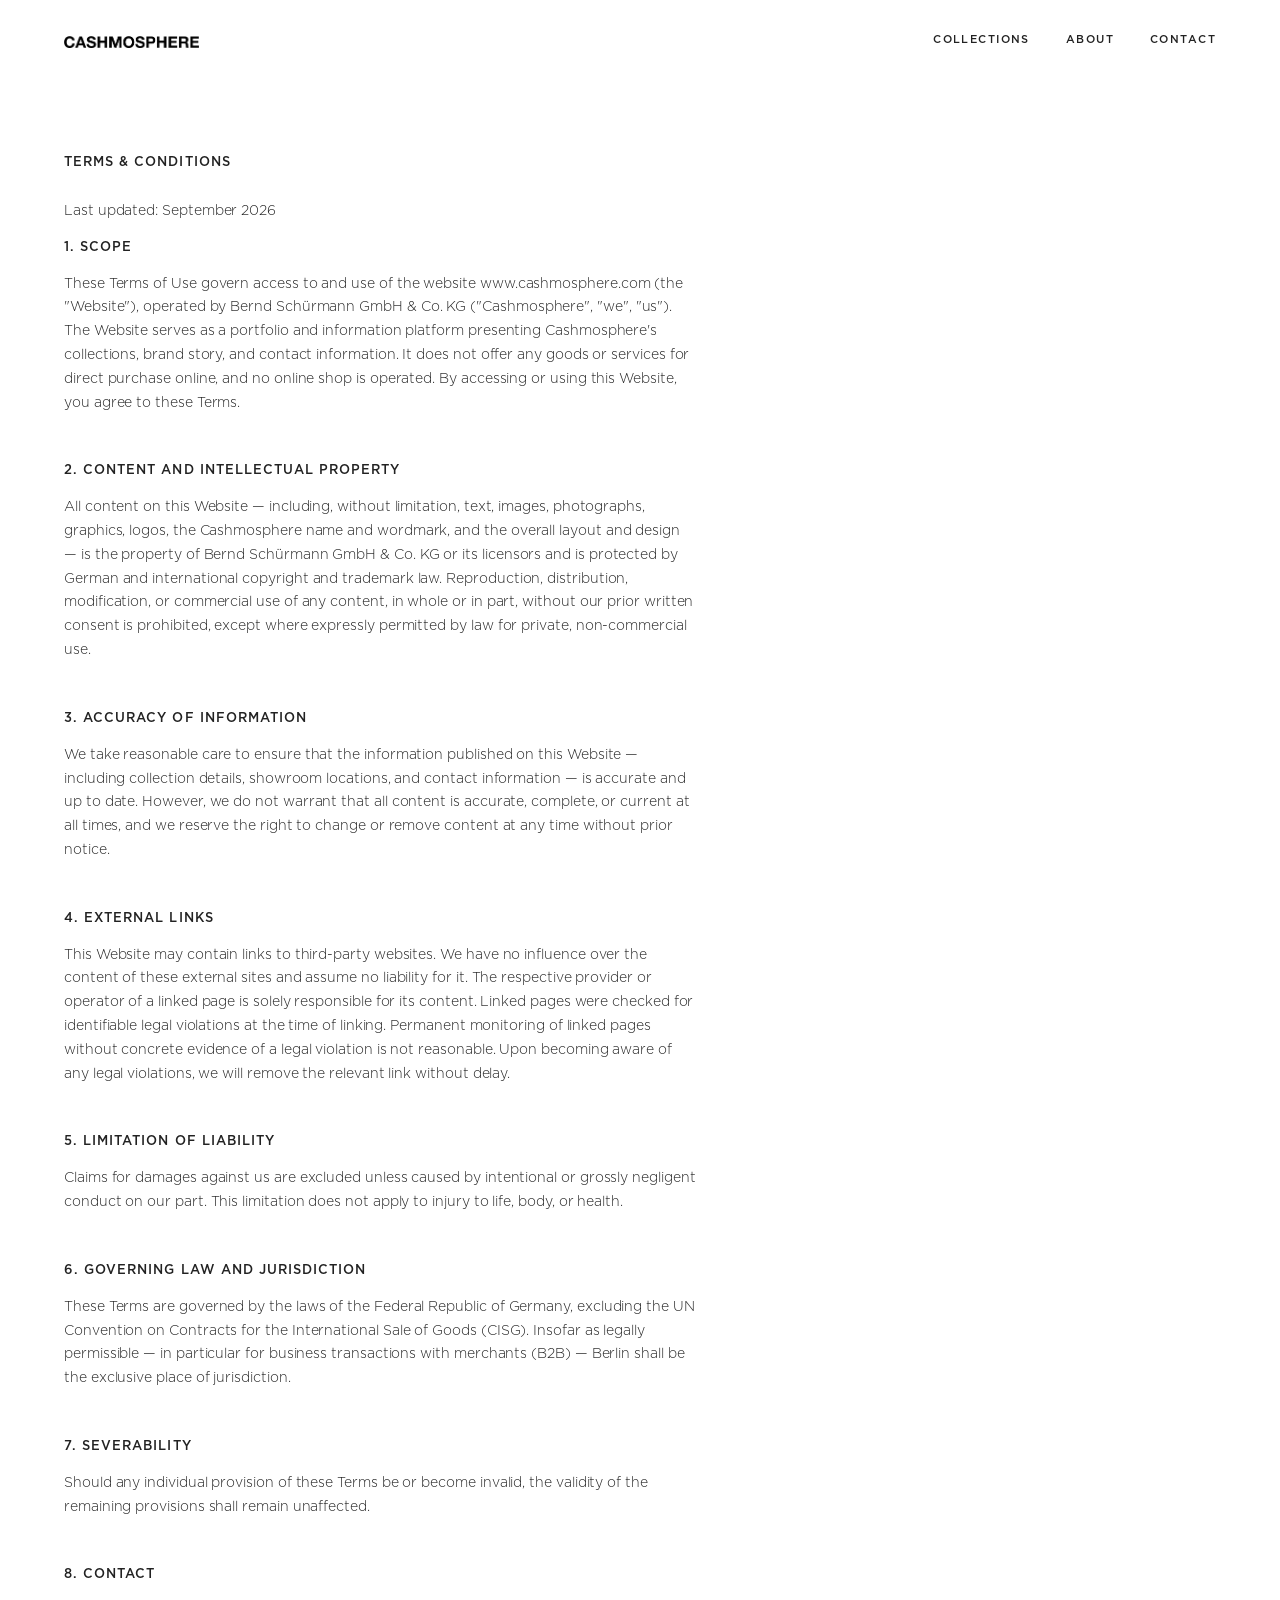
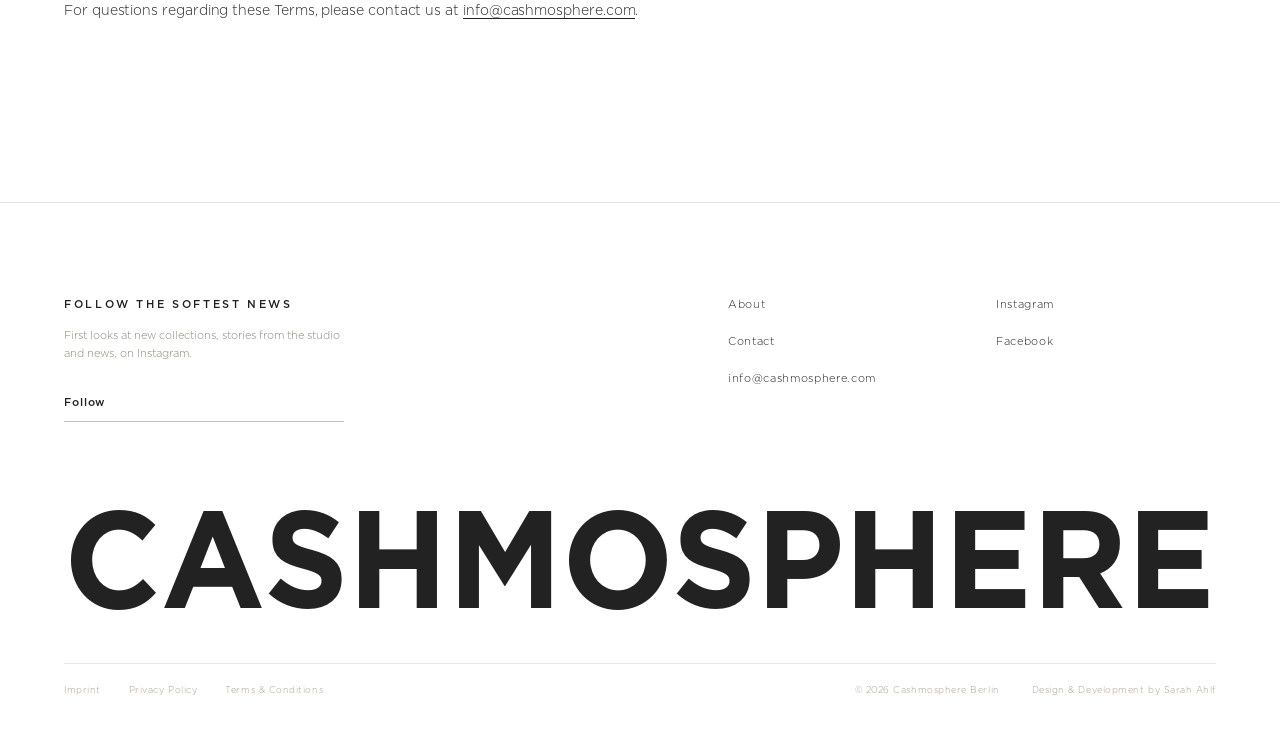
<file: terms.html>
<!DOCTYPE html>
<html lang="en">
<head>
  <meta charset="UTF-8">
  <meta name="viewport" content="width=device-width, initial-scale=1.0">
  <title>Terms &amp; Conditions — CASHMOSPHERE</title>
  <meta name="description" content="Terms of use for the CASHMOSPHERE website, covering content, intellectual property and liability.">
  <link rel="canonical" href="https://www.cashmosphere.com/terms">

  <!-- Favicon -->
  <link rel="icon" type="image/png" sizes="32x32" href="assets/favicon-32.png">
  <link rel="apple-touch-icon" sizes="180x180" href="assets/apple-touch-icon.png">

  <!-- Open Graph / social preview -->
  <meta property="og:type" content="website">
  <meta property="og:site_name" content="CASHMOSPHERE">
  <meta property="og:title" content="Terms &amp; Conditions — CASHMOSPHERE">
  <meta property="og:description" content="Terms of use for the CASHMOSPHERE website, covering content, intellectual property and liability.">
  <meta property="og:url" content="https://www.cashmosphere.com/terms">
  <meta property="og:image" content="https://www.cashmosphere.com/assets/og-image.jpg">
  <meta property="og:image:width" content="1200">
  <meta property="og:image:height" content="630">
  <meta property="og:locale" content="en_US">
  <meta name="twitter:card" content="summary_large_image">

  <link rel="stylesheet" href="css/style.css">
</head>
<body>

  <header class="collection-header">
    <a href="index.html"><img class="collection-header__logo" src="assets/logo.png" alt="Cashmosphere"></a>
    <nav class="collection-header__nav">
      <div class="cm-nav-dropdown">
        <a class="cm-nl" href="collection-aw26.html">Collections</a>
        <div class="cm-mega-menu">
          <div class="cm-mega-menu__topbar">
            <a href="index.html"><img src="assets/logo.png" alt="Cashmosphere"></a>
            <nav>
              <a href="collection-aw26.html" class="cm-nl">Collections</a>
              <a href="about.html" class="cm-nl">About</a>
              <a href="contact.html" class="cm-nl">Contact</a>
            </nav>
          </div>
          <div class="cm-mega-menu__body">
            <div class="cm-mega-menu__list">
              <a href="collection-aw26.html">AW26</a>
              <a href="collection-ss27.html">SS27</a>
            </div>
            <div class="cm-mega-menu__previews">
              <a class="cm-mega-menu__preview" href="collection-aw26.html">
                <div class="cm-mega-menu__img"><img loading="lazy" decoding="async" src="assets/imagery/cm-hero.jpg" alt="AW26"></div>
                <span>AW26</span>
              </a>
              <a class="cm-mega-menu__preview" href="collection-ss27.html">
                <div class="cm-mega-menu__img"><img loading="lazy" decoding="async" src="assets/imagery/cm-ss27-04.jpg" alt="SS27"></div>
                <span>SS27</span>
              </a>
            </div>
          </div>
        </div>
      </div>
      <a class="cm-nl" href="about.html">About</a>
      <a class="cm-nl" href="contact.html">Contact</a>
    </nav>
    <button class="collection-header__hamburger" id="hamburger" aria-label="Menu" aria-expanded="false">
      <span></span><span></span><span></span>
    </button>
  </header>

  <div class="cm-menu" id="cmMenu" role="dialog" aria-modal="true" aria-label="Menu" aria-hidden="true" inert>
    <div class="cm-menu__top">
      <a class="cm-menu__logo" href="index.html"><img src="assets/logo.png" alt="Cashmosphere"></a>
      <button class="cm-menu__close" type="button" aria-label="Close menu"><span></span><span></span></button>
    </div>
    <div class="cm-menu__viewport">
      <div class="cm-menu__track">
        <div class="cm-menu__panel" data-panel="main">
          <ul class="cm-menu__list">
            <li><button class="cm-menu__item" type="button" data-open="collections" aria-expanded="false" aria-controls="cmMenuCollections">Collections <svg class="cm-menu__chev" viewBox="0 0 8 14" aria-hidden="true"><path d="M1 1l6 6-6 6" fill="none" stroke="currentColor" stroke-width="1.2"/></svg></button></li>
            <li><a class="cm-menu__item" href="about.html">About</a></li>
            <li><a class="cm-menu__item" href="contact.html">Contact</a></li>
          </ul>
        </div>
        <div class="cm-menu__panel" data-panel="collections" id="cmMenuCollections" inert>
          <button class="cm-menu__item cm-menu__back" type="button"><svg class="cm-menu__chev" viewBox="0 0 8 14" aria-hidden="true"><path d="M1 1l6 6-6 6" fill="none" stroke="currentColor" stroke-width="1.2"/></svg> Collections</button>
          <ul class="cm-menu__list">
            <li><a class="cm-menu__item" href="collection-aw26.html">AW26</a></li>
            <li><a class="cm-menu__item" href="collection-ss27.html">SS27</a></li>
          </ul>
        </div>
      </div>
    </div>
  </div>

  

  <section class="legal-page">
    <h1 class="contact__heading">Terms &amp; Conditions</h1>

    <p class="legal-page__meta">Last updated: September 2026</p>

    <h2>1. Scope</h2>
    <p>
      These Terms of Use govern access to and use of the website
      www.cashmosphere.com (the "Website"), operated by Bernd
      Schürmann GmbH &amp; Co. KG ("Cashmosphere", "we", "us"). The
      Website serves as a portfolio and information platform
      presenting Cashmosphere's collections, brand story, and contact
      information. It does not offer any goods or services for direct
      purchase online, and no online shop is operated. By accessing or
      using this Website, you agree to these Terms.
    </p>

    <h2>2. Content and intellectual property</h2>
    <p>
      All content on this Website — including, without limitation,
      text, images, photographs, graphics, logos, the Cashmosphere
      name and wordmark, and the overall layout and design — is the
      property of Bernd Schürmann GmbH &amp; Co. KG or its licensors
      and is protected by German and international copyright and
      trademark law. Reproduction, distribution, modification, or
      commercial use of any content, in whole or in part, without our
      prior written consent is prohibited, except where expressly
      permitted by law for private, non-commercial use.
    </p>

    <h2>3. Accuracy of information</h2>
    <p>
      We take reasonable care to ensure that the information published
      on this Website — including collection details, showroom
      locations, and contact information — is accurate and up to
      date. However, we do not warrant that all content is accurate,
      complete, or current at all times, and we reserve the right to
      change or remove content at any time without prior notice.
    </p>


    <h2>4. External links</h2>
    <p>
      This Website may contain links to third-party websites. We have
      no influence over the content of these external sites and
      assume no liability for it. The respective provider or operator
      of a linked page is solely responsible for its content. Linked
      pages were checked for identifiable legal violations at the time
      of linking. Permanent monitoring of linked pages without
      concrete evidence of a legal violation is not reasonable. Upon
      becoming aware of any legal violations, we will remove the
      relevant link without delay.
    </p>

    <h2>5. Limitation of liability</h2>
    <p>
      Claims for damages against us are excluded unless caused by
      intentional or grossly negligent conduct on our part. This
      limitation does not apply to injury to life, body, or health.
    </p>

    <h2>6. Governing law and jurisdiction</h2>
    <p>
      These Terms are governed by the laws of the Federal Republic of
      Germany, excluding the UN Convention on Contracts for the
      International Sale of Goods (CISG). Insofar as legally
      permissible — in particular for business transactions with
      merchants (B2B) — Berlin shall be the exclusive place of
      jurisdiction.
    </p>

    <h2>7. Severability</h2>
    <p>
      Should any individual provision of these Terms be or become
      invalid, the validity of the remaining provisions shall remain
      unaffected.
    </p>

    <h2>8. Contact</h2>
    <p>
      For questions regarding these Terms, please contact us at
      <a href="mailto:info@cashmosphere.com">info@cashmosphere.com</a>.
    </p>

  </section>

  <footer id="footer" class="footer">
    <div class="footer__grid">
      <div class="footer__newsletter">
        <h3 class="footer__newsletter-heading">Follow the softest news</h3>
        <p class="footer__newsletter-body">
          First looks at new collections, stories from the studio and news, on Instagram.
        </p>
        <a class="footer__form footer__form--ig" href="https://www.instagram.com/cashmosphere__/" target="_blank" rel="noopener" aria-label="Follow Cashmosphere on Instagram">
          <span class="footer__input">@cashmosphere__</span>
          <span class="footer__submit">Follow</span>
        </a>
      </div>
      <nav class="footer__nav" aria-label="Footer navigation">
        <a class="cm-fl" href="about.html">About</a>
        <a class="cm-fl" href="contact.html">Contact</a>
        <a class="cm-fl" href="mailto:info@cashmosphere.com">info@cashmosphere.com</a>
      </nav>
      <nav class="footer__nav" aria-label="Social media">
        <a class="cm-fl" href="https://www.instagram.com/cashmosphere__/" target="_blank" rel="noopener">Instagram</a>
        <a class="cm-fl" href="https://www.facebook.com/cashmosphere" target="_blank" rel="noopener">Facebook</a>
      </nav>
    </div>

    <svg class="footer__wordmark" viewBox="0 0 1000 108" preserveAspectRatio="xMinYMid meet" aria-hidden="true">
      <text x="0" y="92" textLength="1000" lengthAdjust="spacingAndGlyphs"
        style="font-family:'Gotham','Century Gothic',Arial,sans-serif;font-weight:700;font-size:120px;fill:#222">CASHMOSPHERE</text>
    </svg>

    <div class="footer__legal">
      <nav class="footer__legal-nav" aria-label="Legal">
        <a class="cm-fl footer__legal-link" href="imprint.html">Imprint</a>
        <a class="cm-fl footer__legal-link" href="privacy.html">Privacy Policy</a>
        <a class="cm-fl footer__legal-link" href="terms.html">Terms &amp; Conditions</a>
      </nav>
      <span class="footer__copyright">© 2026 Cashmosphere Berlin<span class="footer__credit">Design &amp; Development by Sarah Ahlf</span></span>
    </div>
  </footer>

  <script>
    (function () {
      var menu = document.getElementById('cmMenu');
      if (!menu) return;
      var burgers  = ['hamburger'].map(function (id) { return document.getElementById(id); }).filter(Boolean);
      var closeBtn = menu.querySelector('.cm-menu__close');
      var main     = menu.querySelector('[data-panel="main"]');
      var sub      = menu.querySelector('[data-panel="collections"]');
      var openSub  = menu.querySelector('[data-open="collections"]');
      var back     = menu.querySelector('.cm-menu__back');
      var trigger  = null;

      function showSub(on, kb) {
        menu.classList.toggle('is-sub', on);
        openSub.setAttribute('aria-expanded', String(on));
        main.inert = on;
        sub.inert = !on;
        if (kb) (on ? back : openSub).focus({ preventScroll: true });
      }

      function setOpen(open, kb) {
        menu.classList.toggle('open', open);
        menu.classList.remove('is-sub');
        menu.setAttribute('aria-hidden', String(!open));
        menu.inert = !open;
        main.inert = false;
        sub.inert = true;
        openSub.setAttribute('aria-expanded', 'false');
        document.body.classList.toggle('nav-open', open);
        burgers.forEach(function (b) { b.setAttribute('aria-expanded', String(open)); });
        /* Move focus only for keyboard users (no focus ring on tap) */
        if (open && kb) closeBtn.focus({ preventScroll: true });
        else if (!open && kb && trigger) trigger.focus({ preventScroll: true });
      }

      burgers.forEach(function (b) {
        b.addEventListener('click', function (e) { trigger = b; setOpen(true, e.detail === 0); });
      });
      closeBtn.addEventListener('click', function (e) { setOpen(false, e.detail === 0); });
      openSub.addEventListener('click', function (e) { showSub(true, e.detail === 0); });
      back.addEventListener('click', function (e) { showSub(false, e.detail === 0); });
      menu.querySelectorAll('a').forEach(function (a) {
        a.addEventListener('click', function () { setOpen(false); });
      });
      document.addEventListener('keydown', function (e) {
        if (e.key === 'Escape' && menu.classList.contains('open')) setOpen(false, true);
      });
      var burgerMQ = window.matchMedia('(max-width: 1024px), (max-width: 1366px) and (hover: none) and (pointer: coarse)');
      burgerMQ.addEventListener('change', function (e) {
        if (!e.matches && menu.classList.contains('open')) setOpen(false);
      });
    })();
  </script>

  <!-- ============================================================
       JS — Header hides on scroll-down, returns on scroll-up
       ============================================================ -->
  <script>
    (function () {
      var header = document.querySelector('.collection-header');
      if (!header) return;
      var last = window.scrollY, ticking = false;
      function update() {
        ticking = false;
        if (document.body.classList.contains('nav-open')) return;
        var y = window.scrollY;
        if (y <= header.offsetHeight) {
          header.classList.remove('is-hidden'); last = y;
        } else if (y > last + 5) {
          header.classList.add('is-hidden'); last = y;
        } else if (y < last - 5) {
          header.classList.remove('is-hidden'); last = y;
        }
      }
      window.addEventListener('scroll', function () {
        if (!ticking) { ticking = true; requestAnimationFrame(update); }
      }, { passive: true });
      /* Keyboard users: header comes back when it receives focus */
      header.addEventListener('focusin', function () { header.classList.remove('is-hidden'); });
    })();
  </script>

  <!-- ============================================================
       JS — Touch screens with the desktop nav (e.g. large touch
       displays, DevTools device mode): first tap on "Collections"
       opens the mega menu, second tap follows the link
       ============================================================ -->
  <script>
    (function () {
      var noHover = window.matchMedia('(hover: none)');
      var drops = document.querySelectorAll('.cm-nav-dropdown');
      drops.forEach(function (d) {
        var trigger = d.querySelector(':scope > .cm-nl');
        if (!trigger) return;
        var href = trigger.getAttribute('href');
        /* On touch the menu fades in under the finger, so the tap can land
           on the "Collections" link in the menu's own top bar instead of
           the trigger — treat both as the same control */
        d.addEventListener('click', function (e) {
          if (!noHover.matches || d.classList.contains('is-open')) return;
          var link = e.target.closest('a');
          if (!link) return;
          var isTrigger = link === trigger ||
            (link.closest('.cm-mega-menu__topbar') && link.getAttribute('href') === href);
          if (!isTrigger) return;
          e.preventDefault();
          drops.forEach(function (o) { o.classList.remove('is-open'); });
          d.classList.add('is-open');
        }, true);
      });
      document.addEventListener('click', function (e) {
        drops.forEach(function (d) {
          if (d.classList.contains('is-open') && !d.contains(e.target)) d.classList.remove('is-open');
        });
      });
      document.addEventListener('keydown', function (e) {
        if (e.key === 'Escape') drops.forEach(function (d) { d.classList.remove('is-open'); });
      });
    })();
  </script>

</body>
</html>
</file>
<file: css/style.css>
/* =============================================================
   CASHMOSPHERE — Design Tokens & Global Styles
   ============================================================= */

/* --- Fonts --------------------------------------------------- */
@font-face {
  font-family: "Gotham";
  src: url("../assets/fonts/Gotham Light.woff2") format("woff2");
  font-weight: 300;
  font-style: normal;
  font-display: swap;
}

@font-face {
  font-family: "Gotham";
  src: url("../assets/fonts/Gotham Medium.woff2") format("woff2");
  font-weight: 500;
  font-style: normal;
  font-display: swap;
}

@font-face {
  font-family: "Gotham";
  src: url("../assets/fonts/Gotham Bold.woff2") format("woff2");
  font-weight: 700;
  font-style: normal;
  font-display: swap;
}

/* --- Tokens -------------------------------------------------- */
:root {
  --clr-black:     #222222;
  --clr-white:     #ffffff;
  --clr-muted:     #8C8378;
  --clr-legal:     #A99C89;
  --clr-tile-warm: #e7ddd6;
  --clr-tile-rose: #e7d3cf;
  --clr-tile-cool: #c8c2ba;
  --clr-tile-grey: #b9b4ad;

  --font-base: "Gotham", "Century Gothic", Arial, sans-serif;

  --gutter: clamp(20px, 5vw, 140px);

  /* Caps how wide grid/row-based content (not full-bleed imagery) can
     grow on very large / 4K screens, so it reads as deliberately
     composed rather than a stretched-out laptop layout. */
  --container-max: 2400px;

  /* Fixed logo size — used everywhere the wordmark appears (header,
     hero, collection pages, mega-menu). Asset is pre-trimmed to its
     visible bounds, so no offset hacks are needed to position it. */
  --logo-height: 12px;
}

/* --- Reset --------------------------------------------------- */
*, *::before, *::after { box-sizing: border-box; margin: 0; padding: 0; }

html { scroll-behavior: smooth; }

body {
  background: var(--clr-white);
  color: var(--clr-black);
  font-family: var(--font-base);
  -webkit-font-smoothing: antialiased;
}

img { display: block; max-width: 100%; }

a { color: var(--clr-black); }

/* =============================================================
   COMPONENTS
   ============================================================= */

/* --- Film-grain overlay -------------------------------------- */
.cm-grain {
  position: absolute;
  inset: 0;
  pointer-events: none;
  mix-blend-mode: overlay;
  opacity: .13;
  background-image: url("data:image/svg+xml,%3Csvg xmlns='http://www.w3.org/2000/svg' width='140' height='140'%3E%3Cfilter id='n'%3E%3CfeTurbulence type='fractalNoise' baseFrequency='0.85' numOctaves='2' stitchTiles='stitch'/%3E%3C/filter%3E%3Crect width='100%25' height='100%25' filter='url(%23n)'/%3E%3C/svg%3E");
}

/* --- Full-bleed image tile ----------------------------------- */
.cm-tile {
  position: relative;
  overflow: hidden;
}

/* --- Black & white treatment ---------------------------------- */
.cm-bw {
  filter: grayscale(100%);
}

/* --- Nav link (header) --------------------------------------- */
.cm-nl {
  font: 500 11px/1 var(--font-base);
  letter-spacing: .13em;
  text-transform: uppercase;
  text-decoration: none;
  padding-bottom: 3px;
  border-bottom: 1px solid transparent;
  transition: border-color .3s ease;
}
.cm-nl:hover { border-bottom-color: currentColor; }

/* --- CTA link ------------------------------------------------ */
.cm-cta {
  display: inline-flex;
  align-items: center;
  gap: 10px;
  font: 500 11px/1 var(--font-base);
  letter-spacing: .14em;
  text-transform: uppercase;
  text-decoration: none;
  padding-bottom: 5px;
  border-bottom: 1px solid currentColor;
  transition: opacity .22s ease;
}
.cm-cta:hover { opacity: .55; }
.cm-cta .ar {
  transition: transform .4s cubic-bezier(.22, .61, .36, 1);
}
.cm-cta:hover .ar { transform: translateX(5px); }

/* --- Footer link --------------------------------------------- */
.cm-fl {
  display: block;
  font: 300 11px/1 var(--font-base);
  letter-spacing: .06em;
  text-decoration: none;
  color: var(--clr-black);
  transition: opacity .22s ease;
}
.cm-fl:hover { opacity: .5; }

/* =============================================================
   FIXED SITE HEADER — slides in on scroll-up, over all sections
   ============================================================= */
.site-header {
  position: fixed;
  top: 0; left: 0; right: 0;
  z-index: 100;
  display: flex;
  align-items: flex-end;
  justify-content: space-between;
  padding: 34px var(--gutter);
  color: var(--clr-white);
  background: linear-gradient(180deg, rgba(34,34,34,.72) 0%, rgba(34,34,34,0) 100%);
  opacity: 0;
  pointer-events: none;
  transform: translateY(-100%);
  transition: transform 0.42s cubic-bezier(0.4, 0, 0.2, 1),
              opacity 0.42s ease;
}

.site-header--visible {
  opacity: 1;
  pointer-events: all;
  transform: translateY(0);
}

.site-header__logo {
  height: var(--logo-height);
  width: auto;
}

.site-header__nav {
  display: flex;
  gap: 36px;
  align-items: center;
}

/* Desktop: hide hamburger in site-header */
.site-header__hamburger { display: none; }

.site-header__hamburger span {
  display: block;
  width: 22px;
  height: 1px;
  background: #fff;
  transition: transform .3s ease, opacity .3s ease;
}
.site-header__hamburger.open span:nth-child(1) { transform: translateY(6px) rotate(45deg); }
.site-header__hamburger.open span:nth-child(2) { opacity: 0; }
.site-header__hamburger.open span:nth-child(3) { transform: translateY(-6px) rotate(-45deg); }

/* =============================================================
   1 · HERO
   ============================================================= */
.hero {
  position: sticky;
  top: 0;
  height: 100vh;
  overflow: hidden;
  background: var(--clr-tile-cool);
  z-index: 1;
}

.hero__img {
  position: absolute;
  inset: 0;
  width: 100%;
  height: 100%;
  object-fit: cover;
  object-position: 50% 34%;
}

.hero__scrim {
  position: absolute;
  inset: 0;
  background: linear-gradient(
    180deg,
    rgba(34,34,34,.34) 0%,
    rgba(34,34,34,0)   26%,
    rgba(34,34,34,0)   44%,
    rgba(34,34,34,.66) 100%
  );
}

.hero__header {
  position: absolute;
  top: 0; left: 0; right: 0;
  display: flex;
  align-items: flex-end;
  justify-content: space-between;
  padding: 34px var(--gutter);
  color: var(--clr-white);
}

/* Nav logo — hidden until wordmark animation completes. */
.hero__logo {
  height: var(--logo-height);
  width: auto;
  opacity: 0; /* JS fades this in at end of wordmark animation */
}

.hero__nav {
  display: flex;
  gap: 36px;
  align-items: center;
}

/* Wordmark — left-aligned, animates to nav on scroll */
.hero__wordmark {
  position: absolute;
  top: 50%;
  left: var(--gutter);
  transform: translateY(-50%);
  transform-origin: left center;
  font: 700 clamp(32px, 4.5vw, 65px) var(--font-base);
  letter-spacing: .12em; /* tuned to match logo proportions */
  text-transform: uppercase;
  color: var(--clr-white);
  white-space: nowrap;
  pointer-events: none;
  will-change: transform, opacity;
}

/* =============================================================
   POST-HERO SECTIONS — stack above sticky hero
   ============================================================= */
.lookbook,
.banner,
.split,
.atelier,
.footer {
  position: relative;
  z-index: 2;
}


/* =============================================================
   2 · LOOKBOOK
   ============================================================= */
.lookbook {
  height: 100vh;
  box-sizing: border-box;
  display: flex;
  flex-direction: column;
  padding: 72px 0 40px;
  background: var(--clr-white);
}

.lookbook__header {
  display: flex;
  align-items: baseline;
  justify-content: space-between;
  padding: 0 var(--gutter) 40px;
}

.lookbook__title {
  font-weight: 700;
  font-size: 14px;
  letter-spacing: .2em;
  text-transform: uppercase;
  color: var(--clr-black);
}

.lookbook__hint {
  font: 500 11px/1 var(--font-base);
  letter-spacing: .2em;
  text-transform: uppercase;
  color: var(--clr-muted);
}

.lookbook__track {
  display: flex;
  gap: 22px;
  overflow-x: auto;
  padding: 0 var(--gutter) 24px;
  flex: 1;
  min-height: 0;
  align-items: stretch;
  scrollbar-width: none;
}
.lookbook__track::-webkit-scrollbar { display: none; }

.lookbook__card {
  flex: none;
  height: 100%;
  margin: 0;
  overflow: hidden;
}

.lookbook__card-img-wrap {
  overflow: hidden;
  aspect-ratio: 3 / 4;
  height: calc(100% - 44px);
  width: auto;
  background: var(--clr-tile-warm);
}

.lookbook__card-img-wrap img {
  width: 100%;
  height: 100%;
  object-fit: cover;
}

.lookbook__caption {
  display: flex;
  justify-content: space-between;
  margin-top: 15px;
  font: 300 11px/1 var(--font-base);
  letter-spacing: .04em;
  color: var(--clr-muted);
}

.lookbook__caption-name {
  color: var(--clr-black);
  letter-spacing: .14em;
  text-transform: uppercase;
  font-weight: 500;
}

/* Scroll-progress bar */
.lookbook__progress {
  position: relative;
  height: 2px;
  background: rgba(34,34,34,.12);
  margin: 26px var(--gutter) 0;
}

.lookbook__thumb {
  position: absolute;
  top: 0; left: 0;
  height: 2px;
  width: 30%;
  background: rgba(34,34,34,.55);
  transition: left .05s linear, width .05s linear;
}

/* =============================================================
   3 · FULLSCREEN BANNER (generic)
   ============================================================= */
.banner {
  position: relative;
  height: 100vh;
  overflow: hidden;
  background: var(--clr-tile-grey);
}

.banner--half { height: 50vh; }

.banner__img {
  position: absolute;
  inset: 0;
  width: 100%;
  height: 100%;
  object-fit: cover;
}

.banner__scrim {
  position: absolute;
  inset: 0;
  background: linear-gradient(
    180deg,
    rgba(34,34,34,.3)  0%,
    rgba(34,34,34,.05) 40%,
    rgba(34,34,34,.4)  100%
  );
}

.banner__center {
  position: absolute;
  inset: 0;
  display: flex;
  align-items: center;
  justify-content: center;
  padding: 0 var(--gutter);
}

/* =============================================================
   4 · SPLIT SCREEN
   ============================================================= */
.split {
  display: grid;
  grid-template-columns: 1fr 1fr;
  height: 100vh;
  background: var(--clr-white);
}

.split__tile {
  position: relative;
  overflow: hidden;
  background: var(--clr-tile-warm);
}

.split__tile img {
  width: 100%;
  height: 100%;
  object-fit: cover;
}

/* =============================================================
   6 · ATELIER MODULE
   ============================================================= */
.atelier {
  display: grid;
  grid-template-columns: 1fr 1fr;
  height: 100vh;
  background: var(--clr-white);
}

.atelier__image {
  order: 1;
  position: relative;
  overflow: hidden;
  background: var(--clr-tile-rose);
}

.atelier__image img {
  width: 100%;
  height: 100%;
  object-fit: cover;
  object-position: 50% 45%;
}

.atelier__text {
  order: 2;
  display: flex;
  flex-direction: column;
  justify-content: center;
  padding: 9vh 6vw 9vh var(--gutter);
}

.atelier__inner { max-width: 480px; }

.atelier__eyebrow {
  font: 500 11px/1 var(--font-base);
  letter-spacing: .24em;
  text-transform: uppercase;
  color: var(--clr-black);
}

.atelier__body {
  font-weight: 300;
  font-size: clamp(13px, 2.4vw, 18px);
  line-height: 1.5;
  letter-spacing: -.005em;
  margin-top: 22px;
  color: var(--clr-black);
}

.atelier__cta { margin-top: 26px; }

/* =============================================================
   7 · FOOTER
   ============================================================= */
.footer {
  background: var(--clr-white);
  border-top: 1px solid rgba(34,34,34,.12);
  padding: 96px var(--gutter) 40px;
}

.footer__grid {
  display: grid;
  grid-template-columns: 2.8fr 1fr 1fr;
  gap: 48px;
}

/* Newsletter */
.footer__newsletter {
  max-width: 280px;
}

.footer__newsletter-heading {
  font-weight: 500;
  font-size: 11px;
  line-height: 1.1;
  letter-spacing: .24em;
  text-transform: uppercase;
  color: var(--clr-black);
  white-space: nowrap;
}

.footer__newsletter-body {
  font-weight: 300;
  font-size: 11px;
  line-height: 1.6;
  margin-top: 16px;
  color: var(--clr-muted);
}

.footer__form {
  display: flex;
  align-items: center;
  gap: 14px;
  margin-top: 34px;
  border-bottom: 1px solid rgba(34,34,34,.28);
  padding-bottom: 12px;
}

.footer__input {
  flex: 1;
  border: 0;
  outline: 0;
  background: transparent;
  font: 300 11px/1 var(--font-base);
  color: var(--clr-black);
  letter-spacing: .01em;
}

.footer__submit {
  color: var(--clr-black);
  font-size: 10px;
  letter-spacing: .08em;
  text-decoration: none;
  opacity: .4;
  transition: opacity .22s ease;
}
.footer__submit:hover { opacity: .8; }

/* Nav columns */
.footer__nav {
  display: flex;
  flex-direction: column;
  gap: 26px;
}

/* Wordmark */
.footer__wordmark {
  display: block;
  margin-top: 80px;
  width: 100%;
}

/* Legal row */
.footer__legal {
  display: flex;
  align-items: center;
  justify-content: space-between;
  flex-wrap: wrap;
  gap: 16px;
  margin-top: 36px;
  padding-top: 22px;
  border-top: 1px solid rgba(34,34,34,.1);
}

.footer__legal-nav {
  display: flex;
  gap: 28px;
}

.footer__legal-link {
  color: var(--clr-legal);
  font-size: 9px;
}

.footer__copyright {
  font: 300 9px/1 var(--font-base);
  letter-spacing: .06em;
  color: var(--clr-legal);
}

/* =============================================================
   HAMBURGER + NAV OVERLAY (mobile + tablet)
   ============================================================= */

/* Desktop: hide burger */
.hero__hamburger { display: none; }

.hero__hamburger span {
  display: block;
  width: 22px;
  height: 1px;
  background: #fff;
  transition: transform .3s ease, opacity .3s ease;
}
.hero__hamburger.open span:nth-child(1) { transform: translateY(6px) rotate(45deg); }
.hero__hamburger.open span:nth-child(2) { opacity: 0; }
.hero__hamburger.open span:nth-child(3) { transform: translateY(-6px) rotate(-45deg); }

/* Collection-header / contact-header burger (dark bars — sits on white bg) */
.collection-header__hamburger {
  display: none;
  flex-direction: column;
  gap: 5px;
  background: none;
  border: none;
  cursor: pointer;
  padding: 4px;
  z-index: 200;
}
.collection-header__hamburger span {
  display: block;
  width: 22px;
  height: 1px;
  background: var(--clr-black);
  transition: transform .3s ease, opacity .3s ease;
}
.collection-header__hamburger.open span:nth-child(1) { transform: translateY(6px) rotate(45deg); }
.collection-header__hamburger.open span:nth-child(2) { opacity: 0; }
.collection-header__hamburger.open span:nth-child(3) { transform: translateY(-6px) rotate(-45deg); }

/* Shared trigger: collapse to hamburger on BOTH tablet and mobile (≤1024px).
   Section-specific sizing (heights, spacing) stays in its own breakpoint
   block further down — this block only ever touches nav visibility. */
@media (max-width: 1024px) {
  .site-header__nav,
  .hero__nav,
  .collection-header__nav { display: none; }

  .site-header__hamburger,
  .hero__hamburger,
  .collection-header__hamburger {
    display: flex;
    flex-direction: column;
    justify-content: center;
    align-items: center;
    gap: 5px;
    width: 44px;
    height: 44px;
    background: none;
    border: none;
    cursor: pointer;
    padding: 0;
    z-index: 200;
  }

  .mobile-nav { display: flex; pointer-events: none; }
  .mobile-nav.open { pointer-events: all; }
}

/* Mobile nav overlay */
.mobile-nav {
  display: none;
  position: fixed;
  inset: 0;
  background: #222;
  z-index: 150;
  flex-direction: column;
  justify-content: center;
  padding: 0 var(--gutter) 15vh;
  opacity: 0;
  transition: opacity .3s ease;
}
.mobile-nav.open { opacity: 1; }

.mobile-nav a {
  font: 300 clamp(22px, 4.2vw, 28px)/1.2 var(--font-base);
  letter-spacing: .08em;
  text-transform: uppercase;
  text-decoration: none;
  color: #fff;
  padding: 18px 0;
  border-bottom: 1px solid rgba(255,255,255,.1);
  transition: opacity .2s ease;
}
.mobile-nav a:first-child { border-top: 1px solid rgba(255,255,255,.1); }
.mobile-nav a:hover { opacity: .5; }

/* Collections sub-items in mobile nav */
.mobile-nav__label {
  display: block;
  font: 500 12px/1 var(--font-base);
  letter-spacing: .2em;
  text-transform: uppercase;
  color: rgba(255,255,255,.45);
  padding: 18px 0 6px;
  border-top: 1px solid rgba(255,255,255,.1);
}
.mobile-nav a.mobile-nav__sub {
  font-size: clamp(18px, 3.4vw, 22px);
  padding: 10px 0 10px 14px;
  border-bottom: none;
}

/* Desktop "Collections" hover mega-menu (Khaite-style: list left, previews right) */
.cm-nav-dropdown {
  position: relative;
  display: flex;
  align-items: center;
}
.cm-nav-dropdown > .cm-nl {
  cursor: default;
}
.cm-mega-menu {
  position: fixed;
  top: 0;
  left: 0;
  right: 0;
  width: 100%;
  display: flex;
  flex-direction: column;
  background: var(--clr-white);
  opacity: 0;
  pointer-events: none;
  box-shadow: 0 18px 40px rgba(0,0,0,.14);
  transition: opacity .22s ease, transform .22s ease;
  transform: translateY(-6px);
  z-index: 120;
}
.cm-nav-dropdown:hover .cm-mega-menu,
.cm-nav-dropdown:focus-within .cm-mega-menu {
  opacity: 1;
  pointer-events: all;
  transform: translateY(0);
}
.cm-mega-menu__topbar {
  display: flex;
  align-items: flex-end;
  justify-content: space-between;
  padding: 34px var(--gutter);
}
.cm-mega-menu__topbar img {
  height: var(--logo-height);
  width: auto;
}
.cm-mega-menu__topbar nav { display: flex; gap: 36px; align-items: center; }
.cm-nl.is-active { border-bottom-color: currentColor; }

/* Only one underline visible at a time: while hovering anywhere in
   a nav row, the is-active link's underline steps aside unless it
   is itself the one being hovered */
.collection-header__nav:hover .cm-nl.is-active:not(:hover),
.site-header__nav:hover .cm-nl.is-active:not(:hover),
.hero__nav:hover .cm-nl.is-active:not(:hover),
.cm-mega-menu__topbar nav:hover .cm-nl.is-active:not(:hover) {
  border-bottom-color: transparent;
}
.cm-mega-menu__body {
  display: flex;
  gap: 80px;
  padding: 8px var(--gutter) 64px;
}

.cm-mega-menu__list {
  display: flex;
  flex-direction: column;
  gap: 16px;
  min-width: 120px;
}
.cm-mega-menu__list a {
  font: 500 12px/1 var(--font-base);
  letter-spacing: .1em;
  text-transform: uppercase;
  color: var(--clr-black);
  text-decoration: none;
  opacity: .7;
  transition: opacity .2s ease;
}
.cm-mega-menu__list a:hover { opacity: 1; }
.cm-mega-menu__previews {
  display: flex;
  gap: 20px;
}
.cm-mega-menu__preview { width: 200px; text-decoration: none; display: block; }
.cm-mega-menu__preview img {
  width: 100%;
  aspect-ratio: 3 / 4;
  object-fit: cover;
  display: block;
  background: var(--clr-tile-warm);
}
.cm-mega-menu__preview span {
  display: block;
  margin-top: 10px;
  font: 500 10px/1 var(--font-base);
  letter-spacing: .1em;
  text-transform: uppercase;
  color: var(--clr-black);
}

/* Lookbook caption toggles — desktop default */
.lookbook__caption-short  { display: none; }
.lookbook__caption-full   { display: inline; }
/* Lookbook hint — mobile label hidden on desktop */
.lookbook__hint-mobile    { display: none; }

/* Campaign banner — desktop object-position (moved out of inline style) */
.banner__img--campaign { object-position: 50% 22%; }

/* =============================================================
   RESPONSIVE — TABLET (769px – 1024px)
   ============================================================= */
@media (min-width: 769px) and (max-width: 1024px) {
  :root { --gutter: 4vw; }

  /* Section heights — from EB */
  .hero         { height: 60vh; }
  .banner       { height: 60vh; }
  .banner--half { height: 40vh; }
  .split        { height: 60vh; }

  /* Lookbook — auto height */
  .lookbook {
    height: auto;
    padding: 56px 0 32px;
  }
  .lookbook__card-img-wrap {
    height: 46vw;
    width: auto;
  }

  /* Atelier — same height as split screen */
  .atelier {
    height: 60vh;
    min-height: unset;
  }
  .atelier__image img { object-position: 50% 100%; }
  .atelier__text {
    padding: 6vh 4vw 6vh var(--gutter);
    overflow-y: auto;
  }

  /* Footer — 3-column, tighter gap */
  .footer__grid {
    grid-template-columns: 2.8fr 1fr 1fr;
    gap: 24px;
  }
  .footer__newsletter {
    max-width: 310px;
  }
  .footer__newsletter-body { white-space: nowrap; }
}

/* =============================================================
   RESPONSIVE — MOBILE (≤768px)
   ============================================================= */
@media (max-width: 768px) {
  :root { --gutter: 24px; }

  /* Mobile: no hero logo animation. The desktop pattern (large wordmark
     over the hero that shrinks into the nav on scroll) is disabled
     entirely — logo sits small and static in a single stable header
     from first paint, exactly like the reveal-header already used
     elsewhere in the design. */
  .hero__wordmark { display: none; }
  .hero__header    { display: none; }

  .site-header {
    opacity: 1;
    pointer-events: all;
    transform: none;
  }

  /* Collection / contact header — same compact treatment as the
     mobile hero header */
  .collection-header { padding: 20px var(--gutter); }

  /* Section heights — from EB */
  .hero         { height: 70vh; }
  .banner       { height: 70vh; }
  .banner--half { height: 35vh; }
  .split        { height: 40vh; }

  /* Hero scroll indicator hidden on mobile (hero__header itself is
     display:none above — logo/nav now live in the persistent
     site-header instead) */
  .hero__scroll { display: none; }

  /* Split — side by side, focus to inner edges */
  .split__tile:first-child img { object-position: right center; }
  .split__tile:last-child  img { object-position: left center; }

  /* Lookbook — auto height */
  .lookbook {
    height: auto;
    padding: 48px 0 28px;
  }
  .lookbook__card-img-wrap {
    height: 56vw;
    width: auto;
  }

  /* Lookbook hint — show SWIPE label, hide desktop label */
  .lookbook__hint-scroll,
  .lookbook__hint-dot,
  .lookbook__hint-count { display: none; }
  .lookbook__hint-mobile { display: inline; }

  /* Lookbook captions — short name only, no color */
  .lookbook__caption-full  { display: none; }
  .lookbook__caption-short { display: inline; }
  .lookbook__caption-color { display: none; }

  /* Campaign banner — portrait image, shift down to crop red tile at top */
  .banner--campaign .banner__img--campaign { object-position: 50% 65%; }

  /* Atelier — stacked, image 40vh + text 40vh below */
  .atelier {
    grid-template-columns: 1fr;
    grid-template-rows: 40vh 40vh;
    height: auto;
    min-height: unset;
  }
  .atelier__image {
    order: 1;
    height: 40vh;
  }
  .atelier__image img { object-position: 50% 100%; }
  .atelier__text {
    order: 2;
    height: 40vh;
    padding: 5vh var(--gutter);
    justify-content: center;
    overflow-y: auto;
  }
  .atelier__inner { max-width: 100%; }
  .atelier__body {
    margin-top: 14px;
  }
  .atelier__cta { margin-top: 16px; }

  /* Bottom BW banner — right-align image */
  .banner--bw .banner__img { object-position: right center; }

  /* Footer — newsletter full width top, nav cols side by side below */
  .footer {
    padding: 64px var(--gutter) 40px;
  }
  .footer__grid {
    grid-template-columns: 1fr 1fr;
    gap: 32px;
  }
  .footer__newsletter {
    grid-column: 1 / -1;
  }
  /* More breathing room for "Book An Appointment" + space above nav cols */
  .footer__nav {
    gap: 20px;
    margin-top: 20px;
  }
  .cm-fl { line-height: 1.5; }

  /* Wordmark */
  .footer__wordmark { margin-top: 56px; }

  .footer__legal {
    flex-direction: column;
    align-items: flex-start;
    gap: 12px;
  }
}

/* =============================================================
   COLLECTION SUBPAGE (AW26 / SS27)
   ============================================================= */
.collection-header {
  display: flex;
  align-items: center;
  justify-content: space-between;
  padding: 34px var(--gutter);
}

.collection-header__logo { height: var(--logo-height); width: auto; }

.collection-header__nav {
  display: flex;
  gap: 36px;
  align-items: center;
}

.collection-grid {
  display: grid;
  grid-template-columns: repeat(3, 1fr);
  gap: 0;
  background: var(--clr-white);
}

.collection-grid__item {
  position: relative;
  overflow: hidden;
  aspect-ratio: 3 / 4;
  background: var(--clr-tile-warm);
}

.collection-grid__photo {
  width: 100%;
  height: 100%;
  object-fit: cover;
  transition: filter .5s ease, transform .5s ease;
}

.collection-grid__logo {
  position: absolute;
  top: 50%; left: 50%;
  transform: translate(-50%, -50%);
  width: 36%;
  max-width: 180px;
  transition: opacity .4s ease;
  pointer-events: none;
  filter: drop-shadow(0 1px 3px rgba(0,0,0,.25));
}

/* Desktop / true hover devices: start B/W, reveal colour + logo on hover.
   Scoped to (hover:hover)+(pointer:fine) so touch devices never inherit
   a "hidden until interaction" state for information that must be
   visible immediately (colour, logo). */
@media (hover: hover) and (pointer: fine) {
  .collection-grid__photo { filter: grayscale(100%); }
  .collection-grid__logo  { opacity: 0; }

  .collection-grid__item:hover .collection-grid__photo {
    filter: grayscale(0%);
    transform: scale(1.02);
  }
  .collection-grid__item:hover .collection-grid__logo { opacity: .9; }
}

/* Tablet + mobile (no reliable hover): colour + logo visible from the
   first paint, never gated behind an interaction. A very subtle tap
   response only — no re-creation of the desktop hover. */
@media (hover: none), (pointer: coarse) {
  .collection-grid__photo { filter: grayscale(0%); }
  .collection-grid__logo  { opacity: .9; }

  .collection-grid__item:active .collection-grid__photo { transform: scale(0.99); }
}

.collection-empty {
  padding: 14vh var(--gutter) 20vh;
  text-align: center;
}

.collection-empty__eyebrow {
  display: block;
  font: 500 11px/1 var(--font-base);
  letter-spacing: .2em;
  text-transform: uppercase;
  color: var(--clr-muted);
  margin-bottom: 18px;
}

.collection-empty__title {
  font: 300 clamp(28px, 4vw, 40px)/1.1 var(--font-base);
  letter-spacing: .04em;
  color: var(--clr-black);
}

@media (max-width: 768px) {
  .collection-grid { grid-template-columns: repeat(2, 1fr); }
}

/* =============================================================
   CONTACT PAGE
   ============================================================= */
.contact-layout {
  display: flex;
  align-items: flex-start;
  gap: 5vw;
  padding: 0 0 0 var(--gutter);
}

.contact-layout__col { display: flex; flex-direction: column; }

.contact-layout__col--text {
  flex: 0 0 42%;
  gap: 10vh;
}

.contact-layout__col--img {
  flex: 1;
  gap: 10vh;
}

.contact__inner {
  padding-top: 8vh;
  max-width: 460px;
}

.contact__heading {
  font: 400 13px/1.3 var(--font-base);
  letter-spacing: .08em;
  text-transform: uppercase;
  color: var(--clr-black);
  margin-bottom: 28px;
}

.contact__subheading {
  display: block;
  font: 400 12px/1.3 var(--font-base);
  letter-spacing: .08em;
  text-transform: uppercase;
  color: var(--clr-black);
  margin-bottom: 4px;
}

.contact__body {
  font-weight: 300;
  font-size: 14px;
  line-height: 1.6;
  letter-spacing: -.005em;
  color: var(--clr-black);
  margin-bottom: 26px;
}
.contact__body:last-child { margin-bottom: 0; }

.contact__cta {
  color: var(--clr-black);
  text-decoration: none;
  border-bottom: 1px solid transparent;
  transition: border-color .3s ease;
}
.contact__cta:hover { border-bottom-color: currentColor; }

.contact-layout__img {
  overflow: hidden;
  background: var(--clr-tile-cool);
}
.contact-layout__img img {
  width: 100%;
  height: 100%;
  object-fit: cover;
  display: block;
}

.contact-layout__img--a { aspect-ratio: 4 / 5; }
.contact-layout__img--b { aspect-ratio: 5 / 4; }
.contact-layout__img--c { aspect-ratio: 4 / 5; }

@media (max-width: 900px) {
  .contact-layout { flex-direction: column; gap: 6vh; padding: 6vh var(--gutter) 16vh; }
  .contact-layout__col--text,
  .contact-layout__col--img { flex: 1 1 auto; width: 100%; }
  .contact__inner { padding-top: 4vh; max-width: 100%; }
}

/* =============================================================
   ABOUT PAGE — two full-height rows. Each row is a simple flex
   row in DOM order (image-then-text or text-then-image), so the
   visual left/right side is controlled purely by markup order,
   no row-reverse needed. Every photo is a full 100vh.
   ============================================================= */
.about-row {
  display: grid;
  grid-template-columns: 1fr 1fr;
  align-items: flex-start;
}

/* First row sits right under the header — match the header's own
   top padding (34px) instead of a viewport-relative value */
.about-row:first-of-type { padding-top: 0; }

/* Text cell carries its own gutter as inner padding, so the grid
   column boundary itself stays exactly at 50%, and the image cell
   (0 padding) fills its half edge-to-edge with no overlap or gap */
.about-row__text { padding: 0 var(--gutter); }
.about-row__img  { height: 100vh; overflow: hidden; background: var(--clr-tile-cool); }

.about-row__img img {
  width: 100%;
  height: 100%;
  object-fit: cover;
  display: block;
}

.about-row .contact__inner { max-width: 640px; }

.about-row--last .about-row__text { padding-bottom: 10vh; }

/* Showroom line closes row 3 as a regular paragraph, set slightly apart */
.about-showrooms { margin-top: 40px; }

@media (max-width: 900px) {
  .about-row {
    display: flex;
    flex-direction: column;
    align-items: stretch;
  }
  .about-row__text {
    padding: 6vh var(--gutter);
  }
  .about-row__img { height: 70vh; }
}

/* Brand DNA — structured fact list, now placed inside row 2 next
   to the image */
.brand-dna__list {
  display: flex;
  flex-direction: column;
  gap: 18px;
}
.brand-dna__row {
  display: flex;
  gap: 24px;
  padding-bottom: 18px;
  border-bottom: 1px solid rgba(34,34,34,.1);
}
.brand-dna__row dt {
  flex: 0 0 150px;
  font: 400 12px/1.5 var(--font-base);
  letter-spacing: .08em;
  text-transform: uppercase;
  color: var(--clr-muted);
}
.brand-dna__row dd {
  flex: 1;
  font-weight: 300;
  font-size: 14px;
  line-height: 1.6;
  letter-spacing: -.005em;
  color: var(--clr-black);
}

@media (max-width: 640px) {
  .brand-dna__row { flex-direction: column; gap: 6px; }
  .brand-dna__row dt { flex: none; }
}

/* =============================================================
   RESPONSIVE — LARGE DESKTOP / 4K (≥1600px)
   ============================================================= */
/* Full-bleed sections (hero, banner, split, atelier image) are left
   untouched on purpose — immersive edge-to-edge imagery is part of
   the existing editorial design and should stay that way even on
   very large screens. Only row/grid-based content that would
   otherwise balloon into oversized individual items or huge empty
   gaps gets a centred max-width, so the layout still reads as
   deliberately composed rather than a stretched laptop view. */
@media (min-width: 1600px) {
  .site-header,
  .hero__header,
  .collection-header,
  .cm-mega-menu__topbar,
  .cm-mega-menu__body,
  .collection-grid,
  .lookbook__header,
  .lookbook__track,
  .footer__grid,
  .contact-layout {
    max-width: var(--container-max);
    margin-left: auto;
    margin-right: auto;
  }

  /* Grid items themselves are already capped by the container above;
     the aspect-ratio keeps photos proportionate at any column width. */
  .collection-grid { width: 100%; }
}

/* =================================================================
   LEGAL PAGES — Imprint, Privacy Policy, Terms & Conditions
   Long-form text, single readable column, consistent with the
   contact__heading / contact__body type scale used site-wide.
   ============================================================= */
.legal-page {
  padding: 8vh var(--gutter) 18vh;
  max-width: 760px;
}

.legal-page__meta {
  font-weight: 300;
  font-size: 12px;
  color: var(--clr-muted);
  margin-bottom: 48px;
}

.legal-page h2 {
  font: 400 13px/1.3 var(--font-base);
  letter-spacing: .08em;
  text-transform: uppercase;
  color: var(--clr-black);
  margin: 48px 0 16px;
}
.legal-page h2:first-of-type { margin-top: 0; }

.legal-page p,
.legal-page li {
  font-weight: 300;
  font-size: 14px;
  line-height: 1.7;
  letter-spacing: -.005em;
  color: var(--clr-black);
  margin-bottom: 16px;
}

.legal-page ul {
  padding-left: 20px;
  margin: -4px 0 16px;
}
.legal-page li { margin-bottom: 6px; }

.legal-page address { font-style: normal; }

.legal-page a {
  color: var(--clr-black);
  border-bottom: 1px solid currentColor;
  text-decoration: none;
}

@media (max-width: 900px) {
  .legal-page { padding: 6vh var(--gutter) 12vh; }
}

/* --- Logo links (index hero + sticky header) ------------------ */
.hero__logo-link,
.site-header__logo-link {
  display: flex;
  line-height: 0;
}

/* --- Footer: Instagram CTA (replaces newsletter form until Klaviyo is live) */
.footer__form--ig {
  color: var(--clr-black);
  text-decoration: none;
}
.footer__form--ig .footer__input { white-space: nowrap; }
.footer__form--ig:hover .footer__submit,
.footer__form--ig:focus-visible .footer__submit { opacity: .8; }

/* --- About: inline links (showrooms) --------------------------- */
.about-link {
  color: inherit;
  text-decoration: none;
  border-bottom: 1px solid rgba(34,34,34,.3);
  transition: border-color .3s ease;
}
.about-link:hover { border-bottom-color: currentColor; }

/* --- Homepage B/W reveal (mirrors .collection-grid behaviour) ---
   .cm-reveal         = hover container (hero, product card, split tile, banner)
   .cm-reveal__photo  = image that goes B/W -> colour
   .cm-reveal__logo   = optional centred logo (not used in hero + product row) */
.cm-reveal__photo {
  transition: filter .5s ease, transform .5s ease;
}

/* Doubled class: .split__tile img (width/height 100% + cover) would
   otherwise win and stretch the logo across the whole tile. */
.cm-reveal .cm-reveal__logo {
  position: absolute;
  top: 50%; left: 50%;
  transform: translate(-50%, -50%);
  width: 36%;
  height: auto;
  object-fit: contain;
  max-width: 180px;
  z-index: 3;
  pointer-events: none;
  transition: opacity .4s ease;
  filter: drop-shadow(0 1px 3px rgba(0,0,0,.25));
}

@media (hover: hover) and (pointer: fine) {
  .cm-reveal__photo { filter: grayscale(100%); }
  .cm-reveal__logo  { opacity: 0; }

  .cm-reveal:hover .cm-reveal__photo {
    filter: grayscale(0%);
    transform: scale(1.02);
  }
  .cm-reveal:hover .cm-reveal__logo { opacity: .9; }
}

@media (hover: none), (pointer: coarse) {
  .cm-reveal__photo { filter: grayscale(0%); }
  .cm-reveal__logo  { opacity: .9; }
}

/* Images that stay B/W permanently (logo still reveals) */
.cm-reveal__photo.cm-bw { filter: grayscale(100%) !important; }

/* --- Touch devices: scroll-focus reveal ---------------------------
   .cm-io is set by JS only when IntersectionObserver is available,
   so without JS everything stays in colour (safe fallback).
   .is-focus = item currently in the centre band of the viewport.    */
@media (max-width: 1366px) and (hover: none), (max-width: 1366px) and (pointer: coarse) {
  .cm-io .cm-reveal__photo,
  .cm-io .collection-grid__photo { filter: grayscale(100%); }

  .cm-io .cm-reveal__logo,
  .cm-io .collection-grid__logo  { opacity: 0; }

  .cm-io .is-focus .cm-reveal__photo,
  .cm-io .is-focus .collection-grid__photo { filter: grayscale(0%); }

  .cm-io .is-focus .cm-reveal__logo,
  .cm-io .is-focus .collection-grid__logo  { opacity: .9; }
}

/* =============================================================
   MOBILE / TABLET FIXES (appended last so they win the cascade)
   ============================================================= */

/* Mobile nav: the base .mobile-nav {display:none} and
   .collection-header__nav {display:flex} rules sit later in the file
   than the ≤1024px block, so they overrode it (menu never appeared,
   desktop nav showed on mobile sub-pages). Re-asserted here. */
@media (max-width: 1024px) {
  .collection-header__nav { display: none; }

  .mobile-nav {
    display: flex;
    visibility: hidden;
    transition: opacity .3s ease, visibility 0s linear .3s;
  }
  .mobile-nav.open {
    visibility: visible;
    transition: opacity .3s ease, visibility 0s linear 0s;
  }

  body.nav-open { overflow: hidden; }
}

/* iOS / Android: size full-height sections to the small viewport so
   they don't jump when the browser toolbar collapses on scroll. */
@supports (height: 100svh) {
  .hero, .banner, .split, .about-row__img { height: 100svh; }
  .banner--half { height: 50svh; }

  @media (min-width: 769px) and (max-width: 1024px) {
    .hero, .banner, .split { height: 60svh; }
    .banner--half { height: 40svh; }
  }
  @media (max-width: 900px) {
    .about-row__img { height: 70svh; }
  }
  @media (max-width: 768px) {
    .hero, .banner { height: 70svh; }
    .banner--half  { height: 35svh; }
    .split         { height: 40svh; }
  }
}

/* Sub-page hamburger: dark lines would vanish on the dark overlay */
@media (max-width: 1024px) {
  .collection-header__hamburger { position: relative; }
  .collection-header__hamburger.open span { background: #fff; }
}

/* =============================================================
   MOBILE / TABLET / LARGE SCREEN — Paket B
   ============================================================= */

/* 1 · Sub-pages: header stays visible while scrolling (≤1024px) */
@media (max-width: 1024px) {
  .collection-header {
    position: sticky;
    top: 0;
    z-index: 120;
    background: var(--clr-white);
  }
}

/* 2 · Mobile: full-width banners match the split height, so the
       landscape images are cropped far less */
@media (max-width: 768px) {
  .banner { height: 40vh; }
}
@supports (height: 100svh) {
  @media (max-width: 768px) {
    .banner { height: 40svh; }
  }
}

/* 3 · About, mobile: text before image in row 2
       (reads text, image, text, image instead of two images in a row) */
@media (max-width: 900px) {
  .about-row + .about-row .about-row__text { order: -1; }
  .about-row--last .about-row__text { padding-bottom: 6vh; }
}

/* 5 · Large screens: cap the product row so 4–5 cards stay visible */
@media (min-width: 1600px) {
  .lookbook { height: min(100vh, 860px); }
}

/* 6 · Large screens: four columns in the collection grid */
@media (min-width: 1920px) {
  .collection-grid { grid-template-columns: repeat(4, 1fr); }
}

/* 7 · Large screens: small UI type scales from 11px (1920px)
       up to 14px (2560px and wider) */
@media (min-width: 1920px) {
  :root { --ui-fs: clamp(11px, calc(11px + (100vw - 1920px) * .0046875), 14px); }

  .cm-nl,
  .cm-cta,
  .cm-fl,
  .lookbook__hint,
  .lookbook__caption,
  .footer__newsletter-heading,
  .footer__newsletter-body,
  .footer__input,
  .footer__submit { font-size: var(--ui-fs); }

  .footer__legal-link,
  .footer__copyright { font-size: calc(var(--ui-fs) - 1px); }
}

/* 8 · Large screens: wordmark + legal row share the footer container */
@media (min-width: 1600px) {
  .footer__wordmark,
  .footer__legal {
    max-width: var(--container-max);
    margin-left: auto;
    margin-right: auto;
  }
}

/* Mobile sub-page header: the intended 20px padding (≤768 block) was
   overridden by the base .collection-header rule further down. */
@media (max-width: 768px) {
  .collection-header { padding: 20px var(--gutter); }
}

/* Mobile/tablet homepage header: logo centred on the burger line,
   same 20px padding as the sub-page header so nothing jumps between pages */
@media (max-width: 1024px) {
  .site-header { align-items: center; }
}
@media (max-width: 768px) {
  .site-header { padding: 20px var(--gutter); }
}

/* =============================================================
   MOBILE MENU — Khaite-style overlay (≤1024px)
   White full-screen panel, logo left + close right on the exact
   header line, sentence-case items with chevrons, Collections
   drills into a sub-panel.
   ============================================================= */
.cm-menu { display: none; }

@media (max-width: 1024px) {
  .cm-menu {
    display: flex;
    flex-direction: column;
    position: fixed;
    inset: 0;
    z-index: 300;
    background: var(--clr-white);
    color: var(--clr-black);
    opacity: 0;
    visibility: hidden;
    transition: opacity .3s ease, visibility 0s linear .3s;
  }
  .cm-menu.open {
    opacity: 1;
    visibility: visible;
    transition: opacity .3s ease, visibility 0s linear 0s;
  }
}

/* Top bar mirrors the page header so logo and X sit exactly where
   logo and burger were */
.cm-menu__top {
  flex: none;
  display: flex;
  align-items: center;
  justify-content: space-between;
  padding: 34px var(--gutter);
}
@media (max-width: 768px) {
  .cm-menu__top { padding: 20px var(--gutter); }
}

.cm-menu__logo { display: flex; line-height: 0; }
.cm-menu__logo img { height: var(--logo-height); width: auto; }

.cm-menu__close {
  position: relative;
  width: 44px;
  height: 44px;
  padding: 0;
  background: none;
  border: 0;
  cursor: pointer;
  color: var(--clr-black);
}
.cm-menu__close span {
  position: absolute;
  top: 50%; left: 50%;
  width: 24px;
  height: 1px;
  background: currentColor;
}
.cm-menu__close span:nth-child(1) { transform: translate(-50%, -50%) rotate(45deg); }
.cm-menu__close span:nth-child(2) { transform: translate(-50%, -50%) rotate(-45deg); }

/* Sliding panels */
.cm-menu__viewport {
  flex: 1;
  min-height: 0;
  overflow: hidden;
}
.cm-menu__track {
  display: flex;
  width: 200%;
  height: 100%;
  transition: transform .4s cubic-bezier(.4, 0, .2, 1);
}
.cm-menu.is-sub .cm-menu__track { transform: translateX(-50%); }

.cm-menu__panel {
  width: 50%;
  height: 100%;
  overflow-y: auto;
  padding: 16px var(--gutter) 40px;
  box-sizing: border-box;
}

.cm-menu__list { list-style: none; margin: 0; padding: 0; }

.cm-menu__item {
  display: flex;
  align-items: center;
  justify-content: space-between;
  width: 100%;
  padding: 18px 0;
  background: none;
  border: 0;
  font: 400 15px/1.3 var(--font-base);
  letter-spacing: .01em;
  text-transform: none;
  text-align: left;
  text-decoration: none;
  color: var(--clr-black);
  cursor: pointer;
  transition: opacity .2s ease;
}
.cm-menu__item:active { opacity: .5; }
.cm-menu__item[aria-current="page"] {
  text-decoration: underline;
  text-decoration-thickness: 1px;
  text-underline-offset: 6px;
}

.cm-menu__chev {
  flex: none;
  width: 7px;
  height: 12px;
  margin-right: 4px;
}

/* Back row in the sub-panel */
.cm-menu__back {
  justify-content: flex-start;
  gap: 16px;
  color: var(--clr-muted);
  margin-bottom: 8px;
}
.cm-menu__back .cm-menu__chev {
  margin-right: 0;
  transform: rotate(180deg);
}

@media (prefers-reduced-motion: reduce) {
  .cm-menu, .cm-menu.open, .cm-menu__track { transition: none; }
}

/* About, mobile: tighter start under the header (was ~85px) */
@media (max-width: 900px) {
  .about-row:first-of-type .about-row__text { padding-top: 32px; }
  .about-row:first-of-type .contact__inner  { padding-top: 0; }
}

/* Contact, mobile: same 32px start under the header as About,
   and the first image after the text is hidden (too much imagery) */
@media (max-width: 900px) {
  .contact-layout { padding-top: 32px; }
  .contact-layout .contact__inner { padding-top: 0; }
  .contact-layout__img--b { display: none; }
}

/* Contact, mobile: images full-bleed and stacked like About,
   footer follows directly */
@media (max-width: 900px) {
  .contact-layout { padding: 32px 0 0; gap: 0; }
  .contact-layout__col--text { padding: 0 var(--gutter) 6vh; gap: 0; }
  .contact-layout__col--img  { gap: 10vh; }  /* same gap as before */
  .contact-layout__img--a,
  .contact-layout__img--c { aspect-ratio: auto; height: 70vh; }
}
@supports (height: 100svh) {
  @media (max-width: 900px) {
    .contact-layout__img--a,
    .contact-layout__img--c { height: 70svh; }
  }
}

/* Footer, mobile: Instagram CTA reduced to an underlined "Follow",
   left-aligned; footer e-mail link removed (it's on the Contact page) */
@media (max-width: 768px) {
  .footer__form--ig {
    display: inline-flex;
    border-bottom: 0;
    padding-bottom: 0;
  }
  .footer__form--ig .footer__input { display: none; }
  .footer__form--ig .footer__submit {
    font-size: 11px;
    opacity: 1;
    padding-bottom: 4px;
    border-bottom: 1px solid currentColor;
  }
  .footer__nav a[href^="mailto:"] { display: none; }
}

/* =============================================================
   HEADER — hide on scroll-down, return on scroll-up
   ============================================================= */
/* Sub-pages, all screen sizes */
.collection-header {
  position: sticky;
  top: 0;
  z-index: 120;
  background: var(--clr-white);
  transition: transform .42s cubic-bezier(.4, 0, .2, 1);
}
/* transform only in the hidden state: a transform on the visible
   header would re-anchor the fixed mega menu inside it */
.collection-header.is-hidden { transform: translateY(-100%); }

/* Homepage, mobile: header no longer forced visible — JS toggles
   .site-header--visible (desktop/tablet already worked this way) */
@media (max-width: 768px) {
  .site-header {
    opacity: 0;
    pointer-events: none;
    transform: translateY(-100%);
  }
  .site-header.site-header--visible {
    opacity: 1;
    pointer-events: all;
    transform: none;
  }
}

/* About + Contact (mobile + tablet ≤1024px): show the full image,
   natural aspect ratio, no cropping */
@media (max-width: 1024px) {
  .about-row__img,
  .contact-layout__img--a,
  .contact-layout__img--b,
  .contact-layout__img--c {
    height: auto;
    aspect-ratio: auto;
  }
  .about-row__img img,
  .contact-layout__img img {
    height: auto;
    object-fit: initial;
  }
}

/* =============================================================
   TABLET — Paket C
   ============================================================= */

/* 1 · Portrait tablets 901–1024px (iPad Pro 13"): About + Contact
       stacked exactly like smaller tablets / mobile */
@media (min-width: 901px) and (max-width: 1024px) and (orientation: portrait) {
  .about-row {
    display: flex;
    flex-direction: column;
    align-items: stretch;
  }
  .about-row__text { padding: 6vh var(--gutter); }
  .about-row + .about-row .about-row__text { order: -1; }
  .about-row:first-of-type .about-row__text { padding-top: 32px; }
  .about-row:first-of-type .contact__inner  { padding-top: 0; }
  .about-row--last .about-row__text  { padding-bottom: 6vh; }

  .contact-layout { flex-direction: column; gap: 0; padding: 32px 0 0; }
  .contact-layout__col--text,
  .contact-layout__col--img { flex: 1 1 auto; width: 100%; }
  .contact-layout__col--text { padding: 0 var(--gutter) 6vh; gap: 0; }
  .contact-layout__col--img  { gap: 10vh; }
  .contact-layout .contact__inner { padding-top: 0; max-width: 100%; }
  .contact-layout__img--b { display: none; }
}

/* 2 · Landscape tablets / touch screens 1025–1366px: burger + mobile
       menu instead of the hover mega menu (no hover on touch) */
@media (min-width: 1025px) and (max-width: 1366px) and (hover: none) and (pointer: coarse) {
  .site-header__nav,
  .hero__nav,
  .collection-header__nav { display: none; }

  .site-header__hamburger,
  .hero__hamburger,
  .collection-header__hamburger {
    display: flex;
    flex-direction: column;
    justify-content: center;
    align-items: center;
    gap: 5px;
    width: 44px;
    height: 44px;
    background: none;
    border: none;
    cursor: pointer;
    padding: 0;
    z-index: 200;
  }
  .site-header { align-items: center; }

  .cm-menu {
    display: flex;
    flex-direction: column;
    position: fixed;
    inset: 0;
    z-index: 300;
    background: var(--clr-white);
    color: var(--clr-black);
    opacity: 0;
    visibility: hidden;
    transition: opacity .3s ease, visibility 0s linear .3s;
  }
  .cm-menu.open {
    opacity: 1;
    visibility: visible;
    transition: opacity .3s ease, visibility 0s linear 0s;
  }
  body.nav-open { overflow: hidden; }
}

/* 3 · Footer: the simplified version (underlined "Follow", no e-mail)
       on every device that uses the burger menu */
@media (min-width: 769px) and (max-width: 1024px),
       (min-width: 1025px) and (max-width: 1366px) and (hover: none) and (pointer: coarse) {
  .footer__form--ig {
    display: inline-flex;
    border-bottom: 0;
    padding-bottom: 0;
  }
  .footer__form--ig .footer__input { display: none; }
  .footer__form--ig .footer__submit {
    font-size: 11px;
    opacity: 1;
    padding-bottom: 4px;
    border-bottom: 1px solid currentColor;
  }
  .footer__nav a[href^="mailto:"] { display: none; }
}

/* Menu on wider screens: keep the chevron close to its label */
@media (min-width: 769px) {
  .cm-menu__list,
  .cm-menu__back { max-width: 520px; }
}

/* Small tablets 601–768px (e.g. iPad mini portrait): splits and banners
   match the hero height (70svh), like the 769–1024px range where all
   three already share 60svh. Phones ≤600px keep the compact 40svh. */
@media (min-width: 601px) and (max-width: 768px) {
  .split, .banner { height: 70vh; }
}
@supports (height: 100svh) {
  @media (min-width: 601px) and (max-width: 768px) {
    .split, .banner { height: 70svh; }
  }
}

/* Footer, desktop: Instagram handle removed, "Follow" sits left on the
   long line (burger devices keep the underlined-word version above) */
.footer__form--ig .footer__input { display: none; }
.footer__form--ig .footer__submit {
  font-size: 11px;
  opacity: 1;
}
.footer__form--ig:hover .footer__submit { opacity: .6; }

/* Large screens: the mega menu is a flex column, so the centred
   max-width containers shrank to their content ("CASHMOSPHERECOLLECTIONS").
   Give them full width up to the container cap. */
@media (min-width: 1600px) {
  .cm-mega-menu__topbar,
  .cm-mega-menu__body { width: 100%; }
}

/* Mega menu opened by tap (touch screens with the desktop nav) */
.cm-nav-dropdown.is-open .cm-mega-menu {
  opacity: 1;
  pointer-events: all;
  transform: translateY(0);
}

/* =============================================================
   LARGE SCREENS — one alignment system
   Everything (logo, nav, mega menu, text, Contact, footer) aligns to
   the page gutter, like the About page already did. The 2400px
   container cap is lifted, so the logo lines up with the About text
   and the nav has the same distance on the right as the logo on the
   left. Full-bleed imagery stays edge to edge.
   ============================================================= */
@media (min-width: 1600px) {
  :root { --container-max: none; }
}
@media (min-width: 1600px) {
  /* same flex-column shrink issue as the mega menu */
  .lookbook__header,
  .lookbook__track { width: 100%; }
}

/* =============================================================
   LARGE SCREENS (≥1367px) — hover logic everywhere
   Scroll-focus colour is for phones and tablets only. Big screens
   always use the desktop behaviour: B/W, colour + logo on hover —
   also on touch-capable large displays / DevTools touch emulation.
   ============================================================= */
@media (min-width: 1367px) {
  .collection-grid__photo,
  .cm-reveal__photo { filter: grayscale(100%); }

  .collection-grid__logo,
  .cm-reveal__logo { opacity: 0; }

  .collection-grid__item:hover .collection-grid__photo,
  .cm-reveal:hover .cm-reveal__photo { filter: grayscale(0%); }

  .collection-grid__item:hover .collection-grid__logo,
  .cm-reveal:hover .cm-reveal__logo { opacity: .9; }
}

/* 4K (≥2560px): larger product slider — about 3.5 cards in view */
@media (min-width: 2560px) {
  .lookbook { height: auto; }
  .lookbook__track { flex: none; }
  .lookbook__card { height: auto; }
  .lookbook__card-img-wrap {
    height: auto;
    width: calc((100vw - var(--gutter)) / 3.5 - 22px);
  }
}

/* Mega menu previews: subtle zoom on hover, image stays in its frame */
.cm-mega-menu__img {
  overflow: hidden;
  background: var(--clr-tile-warm);
}
.cm-mega-menu__preview img {
  transition: transform .6s cubic-bezier(.25, .1, .25, 1);
}
.cm-mega-menu__preview:hover img,
.cm-mega-menu__preview:focus-visible img {
  transform: scale(1.05);
}
@media (prefers-reduced-motion: reduce) {
  .cm-mega-menu__preview img { transition: none; }
  .cm-mega-menu__preview:hover img,
  .cm-mega-menu__preview:focus-visible img { transform: none; }
}

/* =============================================================
   REDUCED MOTION — for visitors who turned on "Reduce motion"
   No travelling wordmark, no sliding or zooming. Fades and the
   B/W -> colour change stay (they don't move anything).
   ============================================================= */
@media (prefers-reduced-motion: reduce) {
  html { scroll-behavior: auto; }

  .hero__wordmark { visibility: hidden; }
  .hero__logo     { opacity: 1 !important; }

  .site-header,
  .collection-header,
  .cm-mega-menu,
  .cm-menu__track { transition: opacity .2s ease !important; }

  .collection-grid__item:hover .collection-grid__photo,
  .collection-grid__item:active .collection-grid__photo,
  .cm-reveal:hover .cm-reveal__photo,
  .cm-mega-menu__preview:hover img { transform: none !important; }
}

/* <picture> wrappers (WebP + fallback) must not change any layout:
   the <img> keeps behaving as a direct child of its container */
picture { display: contents; }

/* Home: every image links to AW26 — a transparent link layer over the
   image (keeps hover effects and layout untouched) */
.cm-cover-link {
  position: absolute;
  inset: 0;
  z-index: 4;
}
.cm-cover-link:focus-visible {
  outline: 1px solid var(--clr-white);
  outline-offset: -8px;
}
.lookbook__card { position: relative; }
.lookbook__card .cm-cover-link:focus-visible { outline-color: var(--clr-black); }
.hero__header { z-index: 5; }   /* nav stays clickable above the hero link */

/* Footer: design & development credit next to the copyright */
.footer__credit { margin-left: 32px; }
@media (max-width: 768px) {
  .footer__credit { display: block; margin: 8px 0 0; }
}

/* Product slider: always in colour, on every screen size
   (product shots on light backgrounds look washed out in B/W) */
.lookbook__card-img-wrap .cm-reveal__photo { filter: none !important; }

/* Banner logo: same size as on the split tiles on every screen
   (36% of a half-width tile = 18% of the full-width banner) */
.cm-reveal.banner .cm-reveal__logo,
.banner.cm-reveal .cm-reveal__logo { width: 18%; }

/* Collection grid, touch: no press-shrink — scaling the photo to 99%
   exposed the tile background as a light frame around the image */
.collection-grid__item:active .collection-grid__photo { transform: none; }
.collection-grid__item { -webkit-tap-highlight-color: transparent; }

/* =============================================================
   ABOUT — Impressions slider (below row 3)
   Same visual language as the homepage lookbook: 3:4 tiles,
   22px gap, thin progress line. Native horizontal scroll with
   snap; mouse users can drag (JS in about.html).
   ============================================================= */
.about-gallery {
  padding: 12vh 0 10vh;
  background: var(--clr-white);
}

.about-gallery__header {
  display: flex;
  align-items: baseline;
  justify-content: space-between;
  padding: 0 var(--gutter) 32px;
}
.about-gallery__title { margin-bottom: 0; }

.about-gallery__hint {
  font: 500 11px/1 var(--font-base);
  letter-spacing: .2em;
  text-transform: uppercase;
  color: var(--clr-muted);
}
.about-gallery__hint-mob { display: none; }

.about-gallery__track {
  display: flex;
  gap: 22px;
  overflow-x: auto;
  padding: 0 var(--gutter);
  scroll-padding: 0 var(--gutter);
  scroll-snap-type: x proximity;
  scrollbar-width: none;
  cursor: grab;
  outline: none;
}
.about-gallery__track::-webkit-scrollbar { display: none; }
.about-gallery__track:focus-visible { outline: 1px solid var(--clr-black); outline-offset: 4px; }
.about-gallery__track.is-dragging { cursor: grabbing; scroll-snap-type: none; user-select: none; }

.about-gallery__item {
  flex: none;
  margin: 0;
  height: 70vh;
  aspect-ratio: 3 / 4;
  overflow: hidden;
  background: var(--clr-tile-warm);
  scroll-snap-align: start;
}
.about-gallery__item img {
  width: 100%;
  height: 100%;
  object-fit: cover;
  pointer-events: none;
}

.about-gallery__progress {
  position: relative;
  height: 2px;
  margin: 26px var(--gutter) 0;
  background: rgba(34,34,34,.12);
}
.about-gallery__thumb {
  position: absolute;
  top: 0; left: 0;
  height: 2px;
  width: 30%;
  background: rgba(34,34,34,.55);
}

@media (max-width: 1024px) {
  .about-gallery { padding: 8vh 0; }
  .about-gallery__item { height: 56vh; }
}
@media (max-width: 768px) {
  .about-gallery { padding: 6vh 0; }
  .about-gallery__header { padding-bottom: 20px; }
  .about-gallery__item { height: auto; width: 72vw; }
  .about-gallery__hint-desk { display: none; }
  .about-gallery__hint-mob { display: inline; }
}
@media (hover: none) {
  .about-gallery__track { cursor: auto; }
}
@media (min-width: 1920px) {
  .about-gallery__hint { font-size: var(--ui-fs); }
}

/* About, row 1: credit line on the portrait (editorial caption) */
.about-row__img--captioned { position: relative; margin: 0; }
.about-caption {
  position: absolute;
  left: var(--gutter);
  bottom: 32px;
  font: 500 11px/1.5 var(--font-base);
  letter-spacing: .13em;
  text-transform: uppercase;
  color: var(--clr-white);
  text-shadow: 0 1px 8px rgba(0,0,0,.35);
}
.about-caption span {
  display: block;
  font-weight: 300;
  letter-spacing: .08em;
  opacity: .85;
}
@media (max-width: 768px) {
  .about-caption { bottom: 20px; }
}
@media (min-width: 1920px) {
  .about-caption { font-size: var(--ui-fs); }
}
</file>
